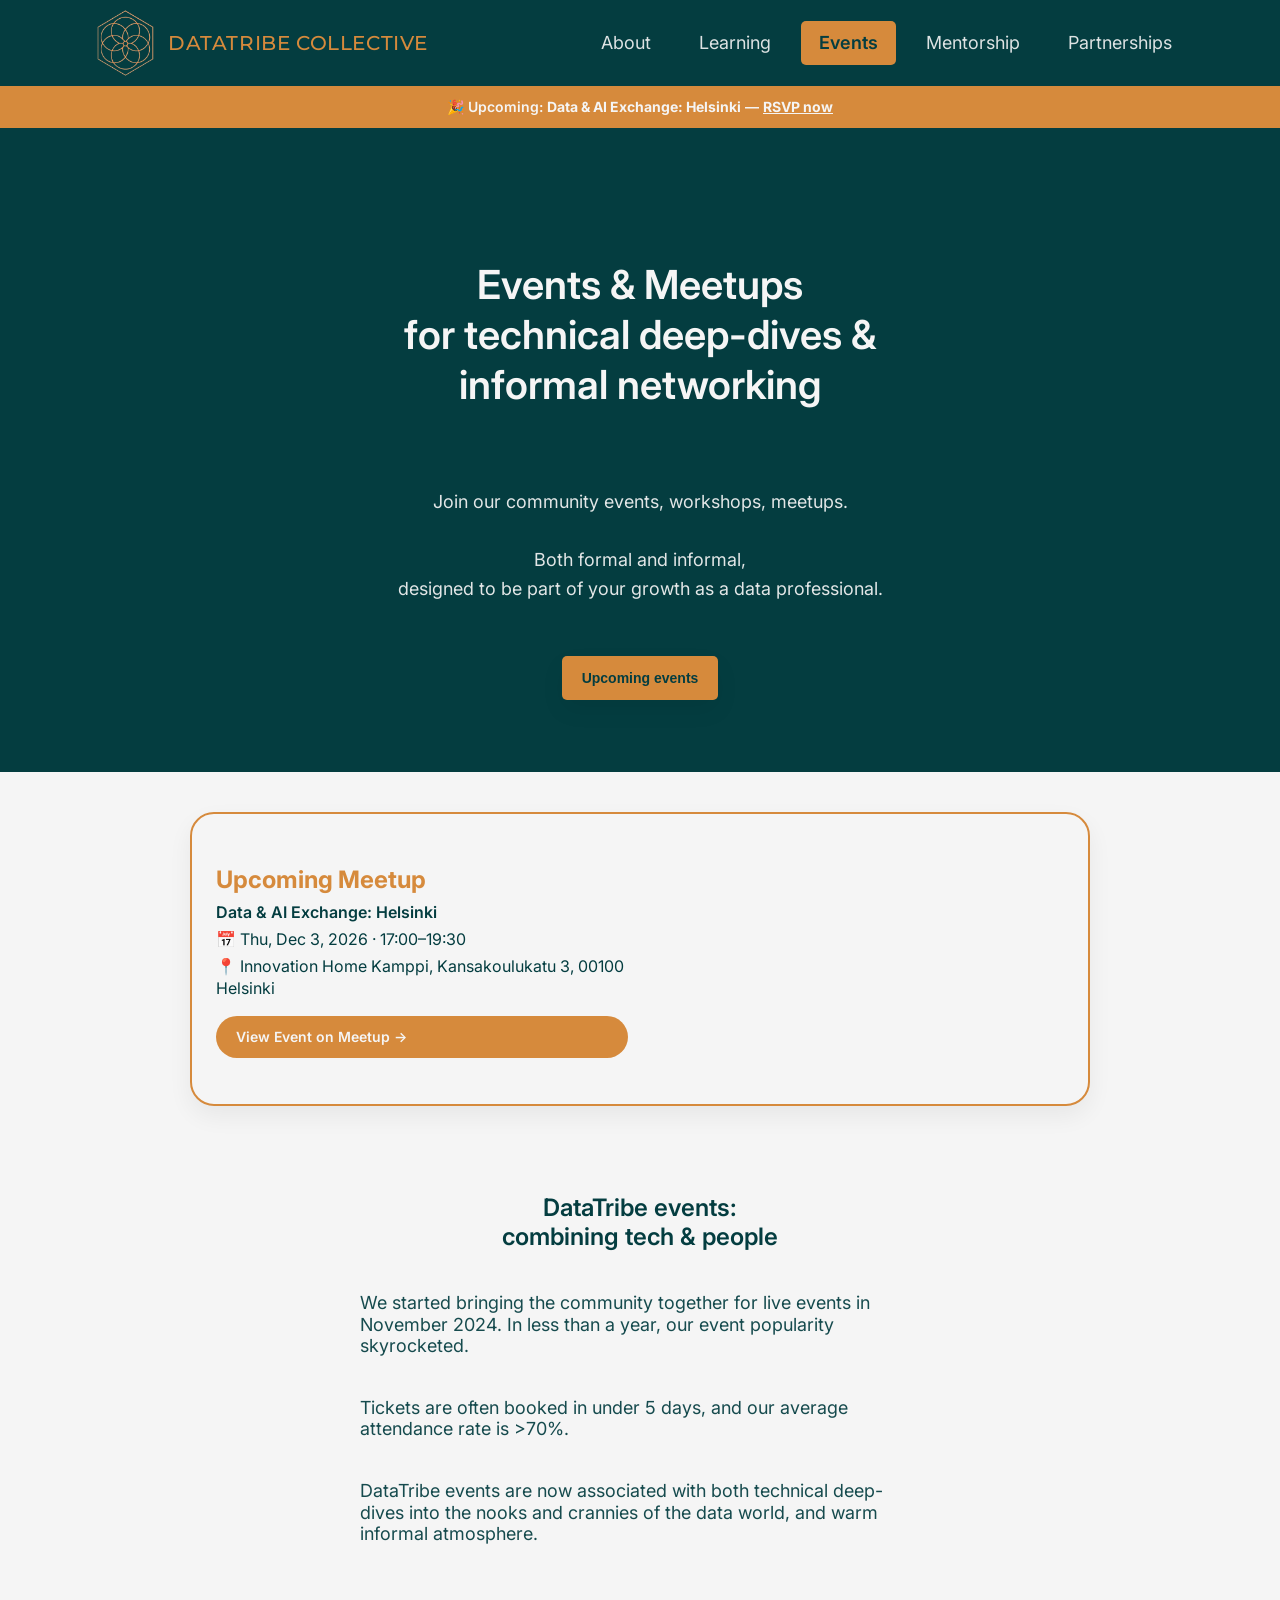
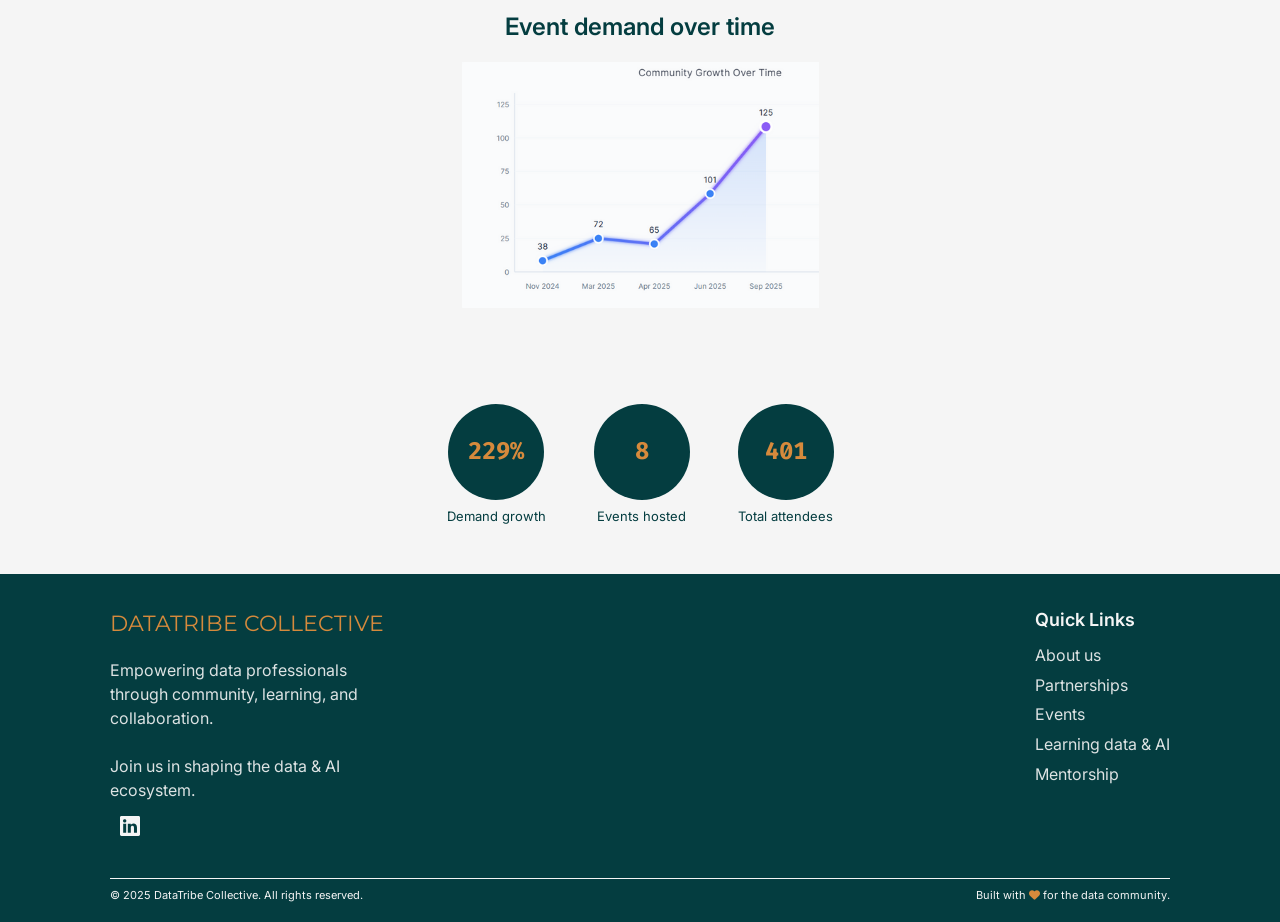
<file: events.html>
<!DOCTYPE html>
<html lang="en">
<head>
    <meta charset="UTF-8">
    <title>DataTribe Collective – Events</title>
    <meta name="viewport" content="width=device-width, initial-scale=1.0">

    <!-- Inter font -->
    <link rel="preconnect" href="https://fonts.gstatic.com" crossorigin>
    <link rel="preconnect" href="https://fonts.googleapis.com">
    <link href="https://fonts.googleapis.com/css2?family=Inter:wght@300;400;500;600;700&display=swap" rel="stylesheet">
    <link href="https://fonts.googleapis.com/css2?family=Fira+Code:wght@300..700&display=swap" rel="stylesheet">
    <link href="https://fonts.googleapis.com/css2?family=Montserrat:ital,wght@0,100..900;1,100..900&display=swap" rel="stylesheet">
    <link
    rel="stylesheet"
    href="https://cdnjs.cloudflare.com/ajax/libs/font-awesome/6.5.1/css/all.min.css"/>

    <!-- Shared styles -->
    <link rel="stylesheet" href="css/styles.css">
</head>
<body>

    <!-- HEADER / NAV
         Shared navigation, "Events" active on this page.
    -->
    <header>
        <div class="container nav">
                <!-- Logo links back to main page -->
            <a href="index.html#about" class="logo">
            <img src="images/DTC-logo.png" alt="DataTribe Collective logo"><p class="nav-title">DATATRIBE COLLECTIVE</p>  
            </a>
    
            <nav class="nav-links">
                <a href="index.html#about" class="nav-link">About</a>
                <a href="learning.html" class="nav-link">Learning</a>
                <a href="events.html" class="nav-link active">Events</a>
                <a href="mentorship.html" class="nav-link">Mentorship</a>
                <a href="partnerships.html" class="nav-link">Partnerships</a>
            </nav>
        </div>
    </header>
    <!--upcoming events section
    -->
    <div class="event-ribbon" id="event-ribbon">
  <span class="ribbon-text">
    🎉 Upcoming: <strong id="ribbon-event-title"></strong> —
    <a href="#" id="ribbon-event-link" target="_blank" rel="noopener noreferrer">RSVP now</a>
  </span>
</div>

    <!-- HERO
         Events & meetups hero with CTA.
    -->
    <section class="hero events-hero">
        <div class="container">
            <div class="hero-inner">
                <div class="hero-title">
                    Events & Meetups <br>
                    for technical deep-dives & informal networking
                </div>

                <p class="hero-text">
                    Join our community events, workshops, meetups.
                    <br><br>
                    Both formal and informal,
                    <br>
                    designed to be part of your growth as a data professional.
                    <br><br>
                </p>

                <a href="https://www.meetup.com/datatribe-meetup-group/">
                <button class="hero-button">Upcoming events</button>
                </a>
            </div>
        </div>
    </section>
    <section id="upcoming-meetup" class="meetup-section">
  <div class="meetup-card">
    <div class="meetup-info">
      <h1 class="meetup-heading">Upcoming Meetup</h1>
      <p class="meetup-title" id="meetup-title"></p>
      <p class="meetup-time" id="meetup-time"></p>
      <p class="meetup-address" id="meetup-address"></p>
      <a href="#" id="meetup-link" target="_blank" rel="noopener noreferrer" class="meetup-btn">
        View Event on Meetup →
      </a>
    </div>
    <div class="meetup-map">
      <iframe
        id="meetup-map-frame"
        width="100%"
        height="100%"
        style="border:0;"
        loading="lazy"
        allowfullscreen>
      </iframe>
    </div>
  </div>
</section>

    <!-- INTRO TEXT
         Story & positioning of DataTribe events.
    -->
    <section class="events-intro">
        <div class="container why-join-header">
            <h1>DataTribe events:
                <br>
                combining tech &amp; people</h1>

            <div class="hero-text">
                <p>
                    We started bringing the community together for live events in November 2024.
                    In less than a year, our event popularity skyrocketed.
                </p>
                <p>
                    Tickets are often booked in under 5 days, and our average attendance rate is >70%.
                </p>
                <p>
                    DataTribe events are now associated with both technical deep-dives into the nooks and crannies of the data world, and warm informal atmosphere.
                </p>
            </div>
        </div>
    </section>

    <!-- EVENT DEMAND
         Attendance-over-time chart. Regenerate images/growth.png when the
         numbers below it change so the two do not drift apart.
    -->
    <section class="events-chart-section">
        <div class="container why-join-header">
            <h1>Event demand over time</h1>

            <div class="events-chart-placeholder">
                <img src="images/growth.png"
                     alt="Chart: DataTribe event attendance rising from 38 in November 2024 to 125 in September 2025">
            </div>
        </div>
    </section>

    <!-- STATS
         Three circular stats: demand growth, events hosted, attendees.
    -->
    <section class="events-stats">
        <div class="container">
            <div class="events-stats-grid">
                <div class="events-stat">
                    <div class="events-stat-value">229%</div>
                    <div class="events-stat-label">Demand growth</div>
                </div>
                <div class="events-stat">
                    <div class="events-stat-value">8</div>
                    <div class="events-stat-label">Events hosted</div>
                </div>
                <div class="events-stat">
                    <div class="events-stat-value">401</div>
                    <div class="events-stat-label">Total attendees</div>
                </div>
            </div>
        </div>
    </section>

    <!-- CTA BLOCKS
         Options: Attend, Present, Host + Invite DataTribe call-to-action.
    
    <section class="events-cta" id="events-cta">
        <div class="container">
            <h2 class="events-cta-title">DataTribe events: combining tech &amp; people</h2>

            <div class="events-cta-buttons-top">
                <button class="events-cta-btn">Attend</button>
                <button class="events-cta-btn">Present</button>
                <button class="events-cta-btn">Host</button>
            </div>

            <h3 class="events-invite-title">Invite DataTribe to your event</h3>

            <div class="events-cta-buttons-bottom">
                <button class="events-cta-btn">Invite</button>
            </div>
        </div>
    </section>-->



    <!-- FOOTER -->

    <footer class="footer">
            <div class="container">
                <div class="footer-inner">
                    <div>
                        <div class="nav-title">
                            <h2>DATATRIBE COLLECTIVE</h2></div>
                        <div class="footer-brand-text">
                                Empowering data professionals
                                through community, learning, and collaboration. 
                                <br><br>    
                                Join us in shaping the data & AI ecosystem.
                        </div>
                        <div class="footer-social">
                            <p>
                                <a href="https://www.linkedin.com/company/datatribe-collective/" target="_blank" rel="noopener">
                                <svg xmlns="http://www.w3.org/2000/svg" width="20" height="20" fill="currentColor" class="bi bi-linkedin" viewBox="0 0 16 16">
                                <path d="M0 1.146C0 .513.526 0 1.175 0h13.65C15.474 0 16 .513 16 1.146v13.708c0 .633-.526 1.146-1.175 1.146H1.175C.526 16 0 15.487 0 14.854zm4.943 12.248V6.169H2.542v7.225zm-1.2-8.212c.837 0 1.358-.554 1.358-1.248-.015-.709-.52-1.248-1.342-1.248S2.4 3.226 2.4 3.934c0 .694.521 1.248 1.327 1.248zm4.908 8.212V9.359c0-.216.016-.432.08-.586.173-.431.568-.878 1.232-.878.869 0 1.216.662 1.216 1.634v3.865h2.401V9.25c0-2.22-1.184-3.252-2.764-3.252-1.274 0-1.845.7-2.165 1.193v.025h-.016l.016-.025V6.169h-2.4c.03.678 0 7.225 0 7.225z"/>
                                </svg>
                                </a>
                            </p>
                        </div>
                    </div>
    
                    <div>
                        <div class="footer-links-title">Quick Links</div>
                        <ul class="footer-links-list">
                            <li><a href="index.html#about">About us</a></li>
                            <li><a href="partnerships.html">Partnerships</a></li>
                            <li><a href="events.html">Events</a></li>
                            <li><a href="learning.html">Learning data &amp; AI</a></li>
                            <li><a href="mentorship.html">Mentorship</a></li>
                        </ul>
                    </div>
                </div>
    
                <div class="footer-bottom">
                    <div>© 2025 DataTribe Collective. All rights reserved.</div>
                    <div>Built with <i class="fa-solid fa-heart heart"></i> for the data community.</div>
                </div>
            </div>
        </footer>

    <!-- Shared script -->
    <script src="script.js"></script>
</body>
</html>
</file>
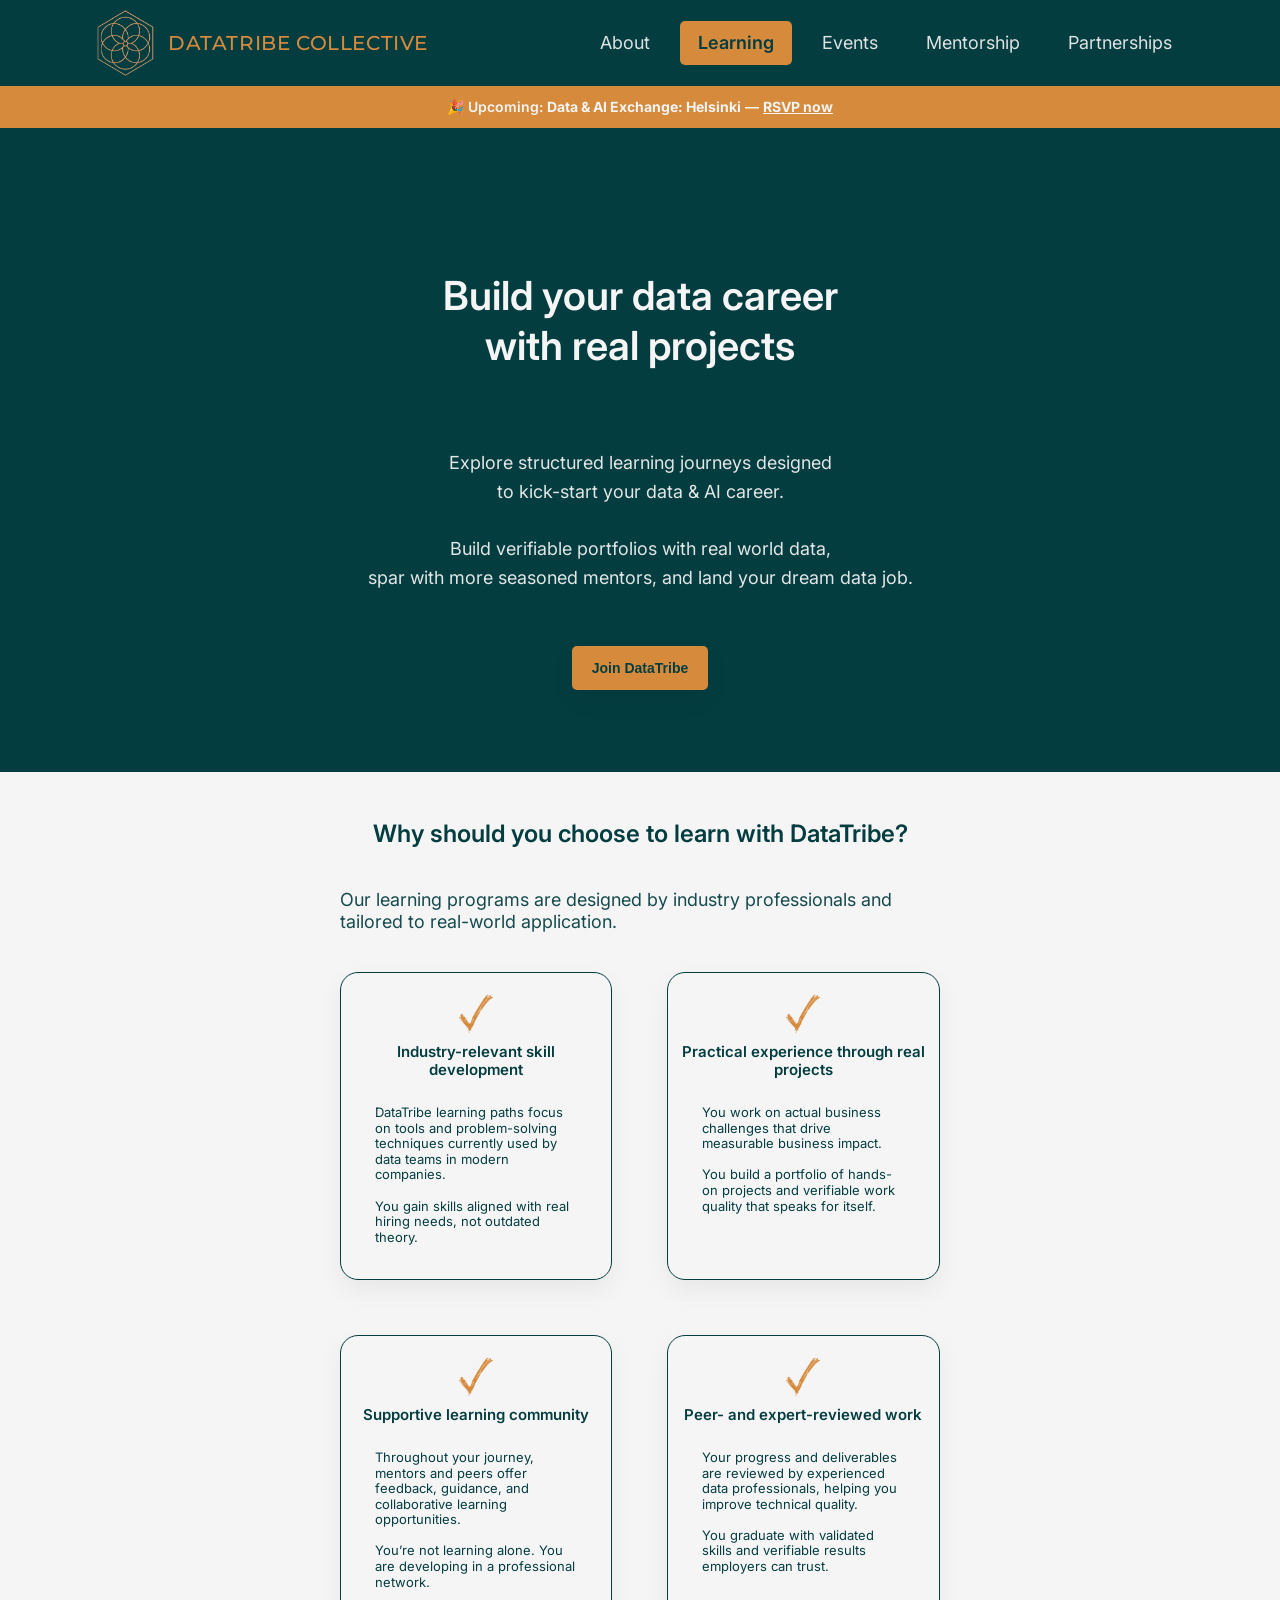
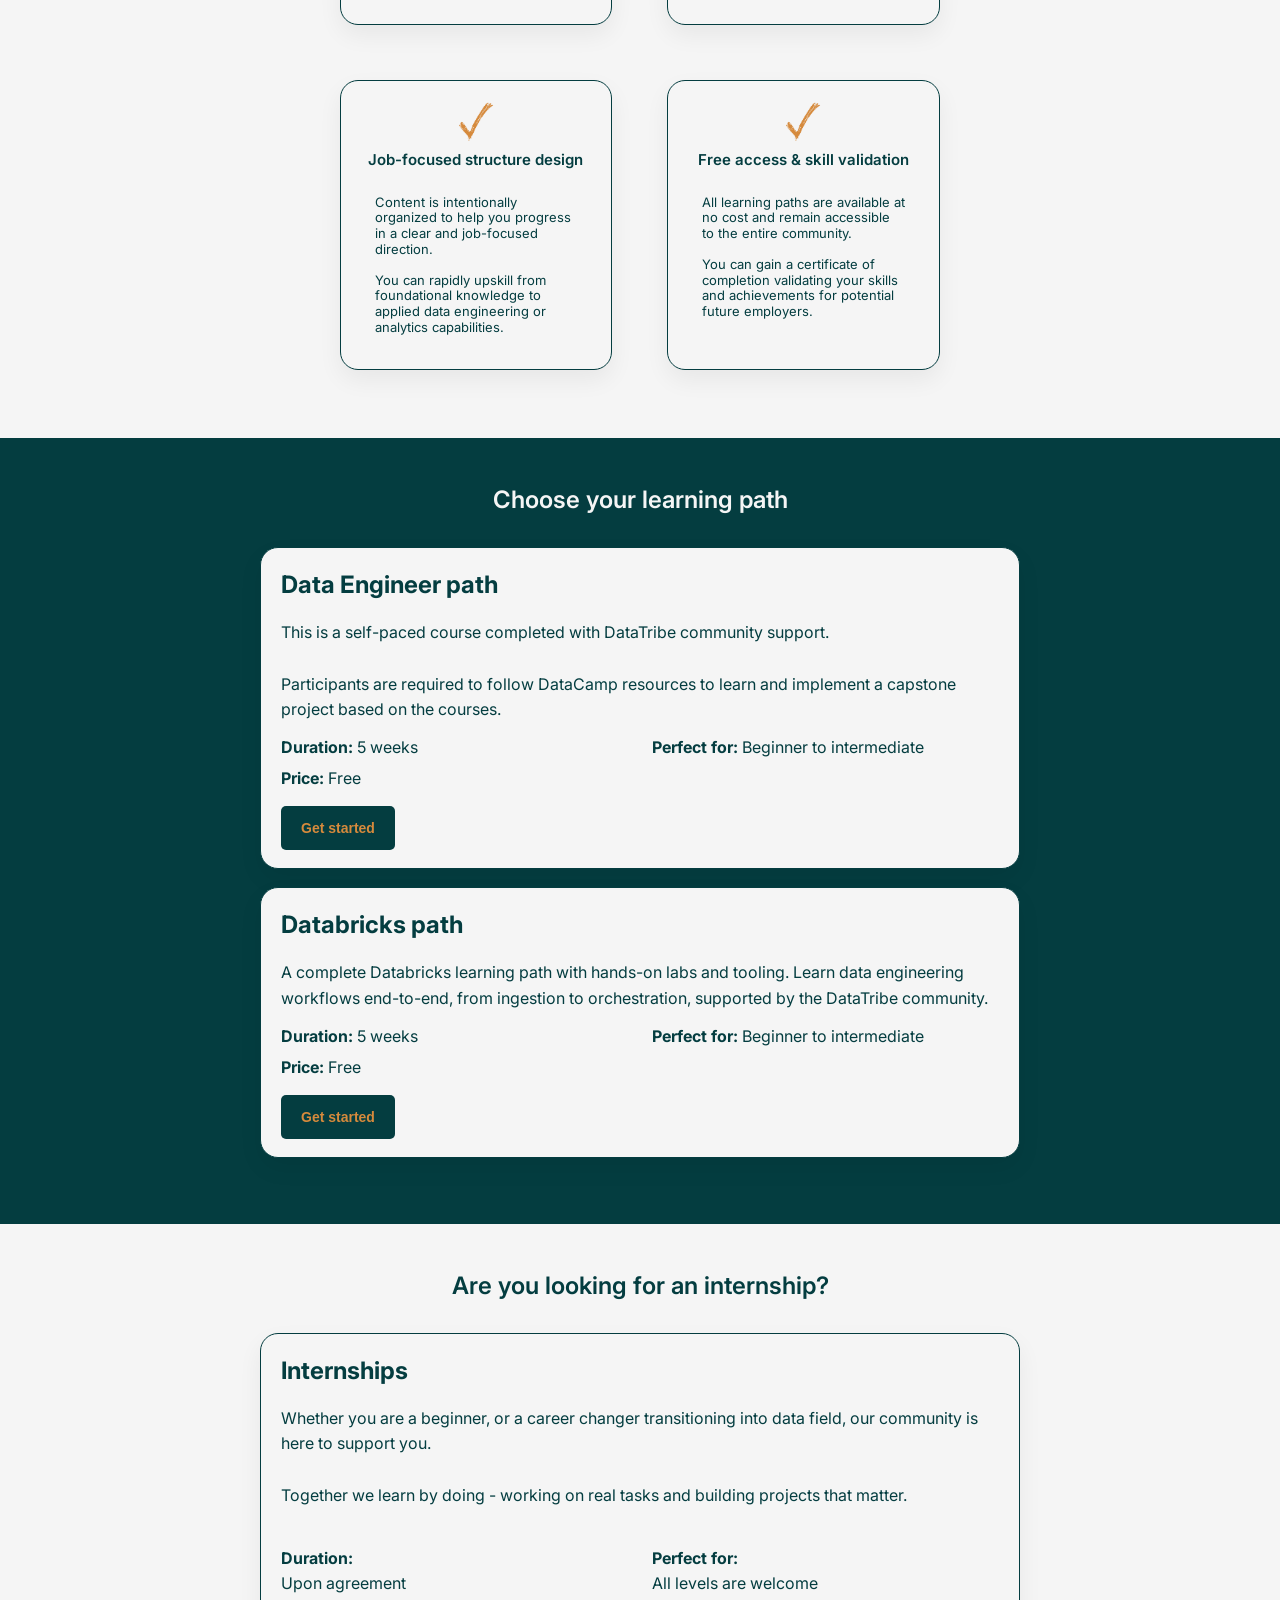
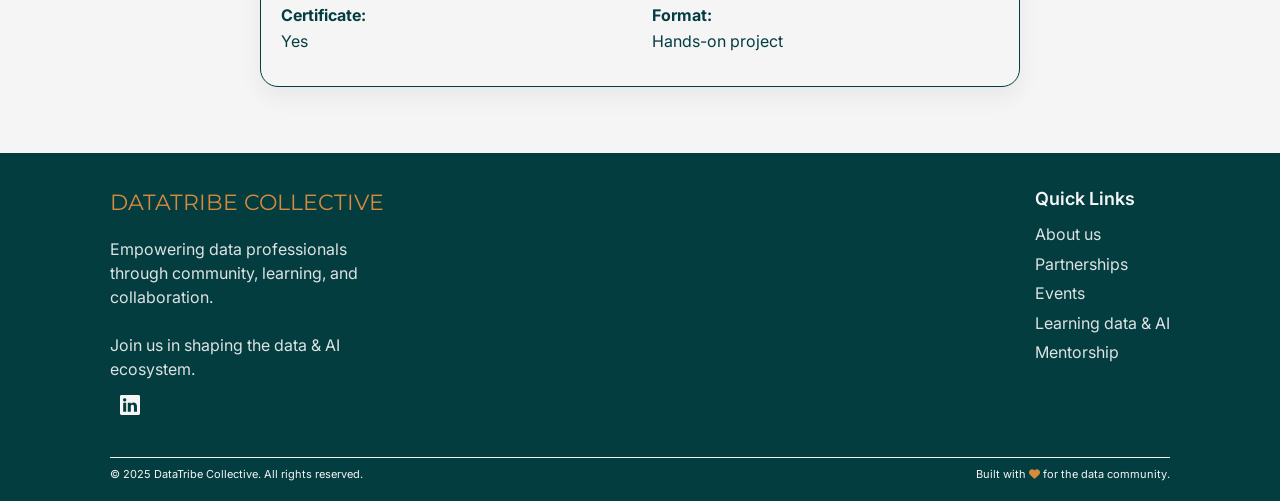
<file: learning.html>
<!DOCTYPE html>
<html lang="en">
<head>
    <meta charset="UTF-8">
    <title>DataTribe Collective – Learning</title>
    <meta name="viewport" content="width=device-width, initial-scale=1.0">

    <!-- Inter font -->
    <link rel="preconnect" href="https://fonts.gstatic.com" crossorigin>
    <link rel="preconnect" href="https://fonts.googleapis.com">
    <link href="https://fonts.googleapis.com/css2?family=Inter:wght@300;400;500;600;700&display=swap" rel="stylesheet">
    <link href="https://fonts.googleapis.com/css2?family=Montserrat:ital,wght@0,100..900;1,100..900&display=swap" rel="stylesheet">
    <link
    rel="stylesheet"
    href="https://cdnjs.cloudflare.com/ajax/libs/font-awesome/6.5.1/css/all.min.css"/>

    <!-- Shared styles -->
    <link rel="stylesheet" href="css/styles.css">
</head>
<body>

    <!-- HEADER / NAV
         Shared navigation, "Learning" active on this page.
    -->
    <header>
        <div class="container nav">
            <a href="index.html#about" class="logo">
                <img src="images/DTC-logo.png" alt="DataTribe Collective logo"><p class="nav-title">DATATRIBE COLLECTIVE</p> 
            </a>

            <nav class="nav-links">
                <a href="index.html#about" class="nav-link">About</a>
                <a href="learning.html" class="nav-link active">Learning</a>
                <a href="events.html" class="nav-link">Events</a>
                <a href="mentorship.html" class="nav-link">Mentorship</a>
                <a href="partnerships.html" class="nav-link">Partnerships</a>
            </nav>
        </div>
    </header>
    <!--upcoming events section
    -->
    <div class="event-ribbon" id="event-ribbon">
  <span class="ribbon-text">
    🎉 Upcoming: <strong id="ribbon-event-title"></strong> —
    <a href="#" id="ribbon-event-link" target="_blank" rel="noopener noreferrer">RSVP now</a>
  </span>
</div>
    <!-- HERO
         Build your data career hero with CTA.
    -->
    <section class="hero">
        <div class="container">
            <div class="hero-inner">
                <div  class="hero-title">
                Build your data career<br>
                with real projects
                </div>

                <p class="hero-text">
                    Explore structured learning journeys designed<br>
                    to kick-start your data &amp; AI career.<br>
                    <br>
                    Build verifiable portfolios with real world data, <br>
                    spar with more seasoned mentors, and land your dream data job.
                    <br><br>
                </p>

                <a href="https://discord.com/invite/n2kgtMEbTf">
                    <button class="hero-button">Join DataTribe</button>
                </a>
            </div>
        </div>
    </section>

    <!-- WHY LEARN WITH DATATRIBE
         Intro text + 6 benefit cards in 2 rows.
    -->
    <section class="learning-why">
        <div class="container, why-join-header">
            <h1>Why should you choose to learn with DataTribe?</h1>
            <p class="hero-text">
                Our learning programs are designed by industry professionals and
                tailored to real-world application.
            </p>

            <div class="container, learning-benefits-grid">
                
                <!-- Row 1 -->
                <div class="card-1, learning-benefit-card">
                    <div class="about-icon">
                    <img src="images/check-mark.png"></div>
                
                    <h3>Industry-relevant skill development</h3>
                    <p>
                        DataTribe learning paths focus on tools and problem-solving techniques
                        currently used by data teams in modern companies. 
                        <br><br>
                        You gain skills aligned
                        with real hiring needs, not outdated theory.
                    </p>
                </div>

                <div class="card-2, learning-benefit-card">
                    <div class="about-icon">
                    <img src="images/check-mark.png"></div>
                    
                    <h3>Practical experience through real projects</h3>
                    <p>
                        You work on actual business challenges that drive measurable business impact.
                        <br><br>
                        You build a portfolio of hands-on projects and verifiable work quality that speaks for itself.
                    </p>
                </div>

                <!-- Row 2 -->
                <div class="card-3, learning-benefit-card">
                    <div class="about-icon">
                    <img src="images/check-mark.png"></div>
                    
                    <h3>Supportive learning  community</h3>
                    <p>
                        Throughout your journey, mentors and peers offer feedback, guidance, and collaborative learning opportunities.      
                        <br><br>
                        You’re not learning alone. You are developing in a professional network.
                    </p>
                </div>
    
                <div class="card-4, learning-benefit-card">
                    <div class="about-icon">
                    <img src="images/check-mark.png"></div>
                        
                    <h3>Peer- and expert-reviewed work</h3>
                    <p>
                        Your progress and deliverables are reviewed by experienced data professionals, helping you improve technical quality.
                        <br><br>
                        You graduate with validated skills and verifiable results employers can trust.
                    </p>
                </div>

                <!-- Row 3 -->
                <div class="card-5, learning-benefit-card">
                    <div class="about-icon">
                    <img src="images/check-mark.png"></div>
                        
                    <h3>Job-focused structure design</h3>
                    <p>
                        Content is intentionally organized to help you progress in a clear and job-focused direction.   
                        <br><br>
                        You can rapidly upskill from foundational knowledge to applied data engineering or analytics capabilities.
                    </p>
                </div>
        
                <div class="card-6, learning-benefit-card">
                    <div class="about-icon">
                    <img src="images/check-mark.png"></div>
                            
                    <h3>Free access &amp; skill validation</h3>
                    <p>
                        All learning paths are available at no cost and remain accessible to the entire community. 
                        <br><br>
                        You can gain a certificate of completion validating your skills and achievements for potential future employers.
                    </p>
                </div>
            </div>
        </div>
    </section>

    <!-- CHOOSE YOUR LEARNING PATH
         Two main cards: Data Engineer path & Databricks path.
    -->
    <section class="learning-paths">
        <div class="container, why-join-header-light">
            <h1>Choose your learning path</h1>

            <!-- Data Engineer path -->
            <div class="learning-path-card">
                    <h2>Data Engineer path</h2>
                    <p class="learning-path-text">
                        This is a self-paced course completed with DataTribe community support.
                        <br><br>Participants are required to follow DataCamp resources to learn and implement a capstone project based on the courses.
                    </p>
    
                    <div class="learning-path-meta">
                        <div>
                            <strong>Duration:</strong> 5 weeks
                        </div>
                        <div>
                            <strong>Perfect for:</strong> Beginner to intermediate
                        </div>
                        <!-- <div>
                            <strong>Certificate:</strong> Yes
                        </div> -->
                        <div>
                            <strong>Price:</strong> Free
                        </div>
                    </div>
    
                    <a href="https://datatribe-collective-labs.github.io/junior-data-engineer-cohort/">
                        <button class="hero-button, hero-button-dark">Get started</button>
                    </a>
                </div>            

            
            <!-- Databricks path -->
            <div class="learning-path-card">
                <h2>Databricks path</h2>
                <p class="learning-path-text">
                    A complete Databricks learning path with hands-on labs and tooling.
                    Learn data engineering workflows end-to-end, from ingestion to orchestration,
                    supported by the DataTribe community.
                </p>

                <div class="learning-path-meta">
                    <div>
                        <strong>Duration:</strong> 5 weeks
                    </div>
                    <div>
                        <strong>Perfect for:</strong> Beginner to intermediate
                    </div>
                    <!-- <div>
                        <strong>Certificate:</strong> Yes
                    </div> -->
                    <div>
                        <strong>Price:</strong> Free
                    </div>
                </div>

                <a href="https://datatribe-collective-labs.github.io/databricks-infra/index.html">
                    <button class="hero-button, hero-button-dark">Get started</button>
                </a>
            </div>
        </div>
    </section>

    <!-- INTERNSHIPS
         Single card for internship opportunity.
    -->

    <section>
            <div class="container, why-join">
                <div class="why-join-header">
                <h1>Are you looking for an internship?</h1>
                </div>
    
                <div class="learning-path-card">
                        <h2>Internships</h2>
                        <p class="learning-path-text">
                            Whether you are a beginner, or a career changer transitioning into data field, our community is here to support you.
                            <br><br>                 Together we learn by doing - working on real tasks and building projects that matter.
                            <br><br>
                        </p>
        
                        <div class="learning-path-meta">
                            <div>
                                <strong>Duration:</strong><br>Upon agreement
                            </div>
                            <div>
                                <strong>Perfect for:</strong><br> All levels are welcome
                            </div>
                            <div>
                                <strong>Certificate:</strong><br>Yes
                            </div>
                            <div>
                                <strong>Format:</strong><br>Hands-on project
                            </div>
                        </div>
                         <!--
                        <a href="https://datatribe-collective-labs.github.io/databricks-infra/index.html">
                            <button class="hero-button, hero-button-dark">Apply</button>
                        </a>-->
                </div>
            </div>
    </section>    


    <!-- FOOTER -->
    <footer class="footer">
            <div class="container">
                <div class="footer-inner">
                    <div>
                        <div class="nav-title">
                            <h2>DATATRIBE COLLECTIVE</h2></div>
                        <div class="footer-brand-text">
                            Empowering data professionals
                            through community, learning, and collaboration. 
                            <br><br>    
                            Join us in shaping the data & AI ecosystem.
                        </div>
                        <div class="footer-social">
                            <p>
                                <a href="https://www.linkedin.com/company/datatribe-collective/" target="_blank" rel="noopener">
                                <svg xmlns="http://www.w3.org/2000/svg" width="20" height="20" fill="currentColor" class="bi bi-linkedin" viewBox="0 0 16 16">
                                <path d="M0 1.146C0 .513.526 0 1.175 0h13.65C15.474 0 16 .513 16 1.146v13.708c0 .633-.526 1.146-1.175 1.146H1.175C.526 16 0 15.487 0 14.854zm4.943 12.248V6.169H2.542v7.225zm-1.2-8.212c.837 0 1.358-.554 1.358-1.248-.015-.709-.52-1.248-1.342-1.248S2.4 3.226 2.4 3.934c0 .694.521 1.248 1.327 1.248zm4.908 8.212V9.359c0-.216.016-.432.08-.586.173-.431.568-.878 1.232-.878.869 0 1.216.662 1.216 1.634v3.865h2.401V9.25c0-2.22-1.184-3.252-2.764-3.252-1.274 0-1.845.7-2.165 1.193v.025h-.016l.016-.025V6.169h-2.4c.03.678 0 7.225 0 7.225z"/>
                                </svg>
                                </a>
                            </p>
                        </div>
                    </div>
    
                    <div>
                        <div class="footer-links-title">Quick Links</div>
                        <ul class="footer-links-list">
                            <li><a href="index.html#about">About us</a></li>
                            <li><a href="partnerships.html">Partnerships</a></li>
                            <li><a href="events.html">Events</a></li>
                            <li><a href="learning.html">Learning data &amp; AI</a></li>
                            <li><a href="mentorship.html">Mentorship</a></li>
                        </ul>
                    </div>
                </div>
    
                <div class="footer-bottom">
                    <div>© 2025 DataTribe Collective. All rights reserved.</div>
                    <div>Built with <i class="fa-solid fa-heart heart"></i> for the data community.</div>
                </div>
            </div>
        </footer>

    <script src="script.js"></script>
</body>
</html>
</file>
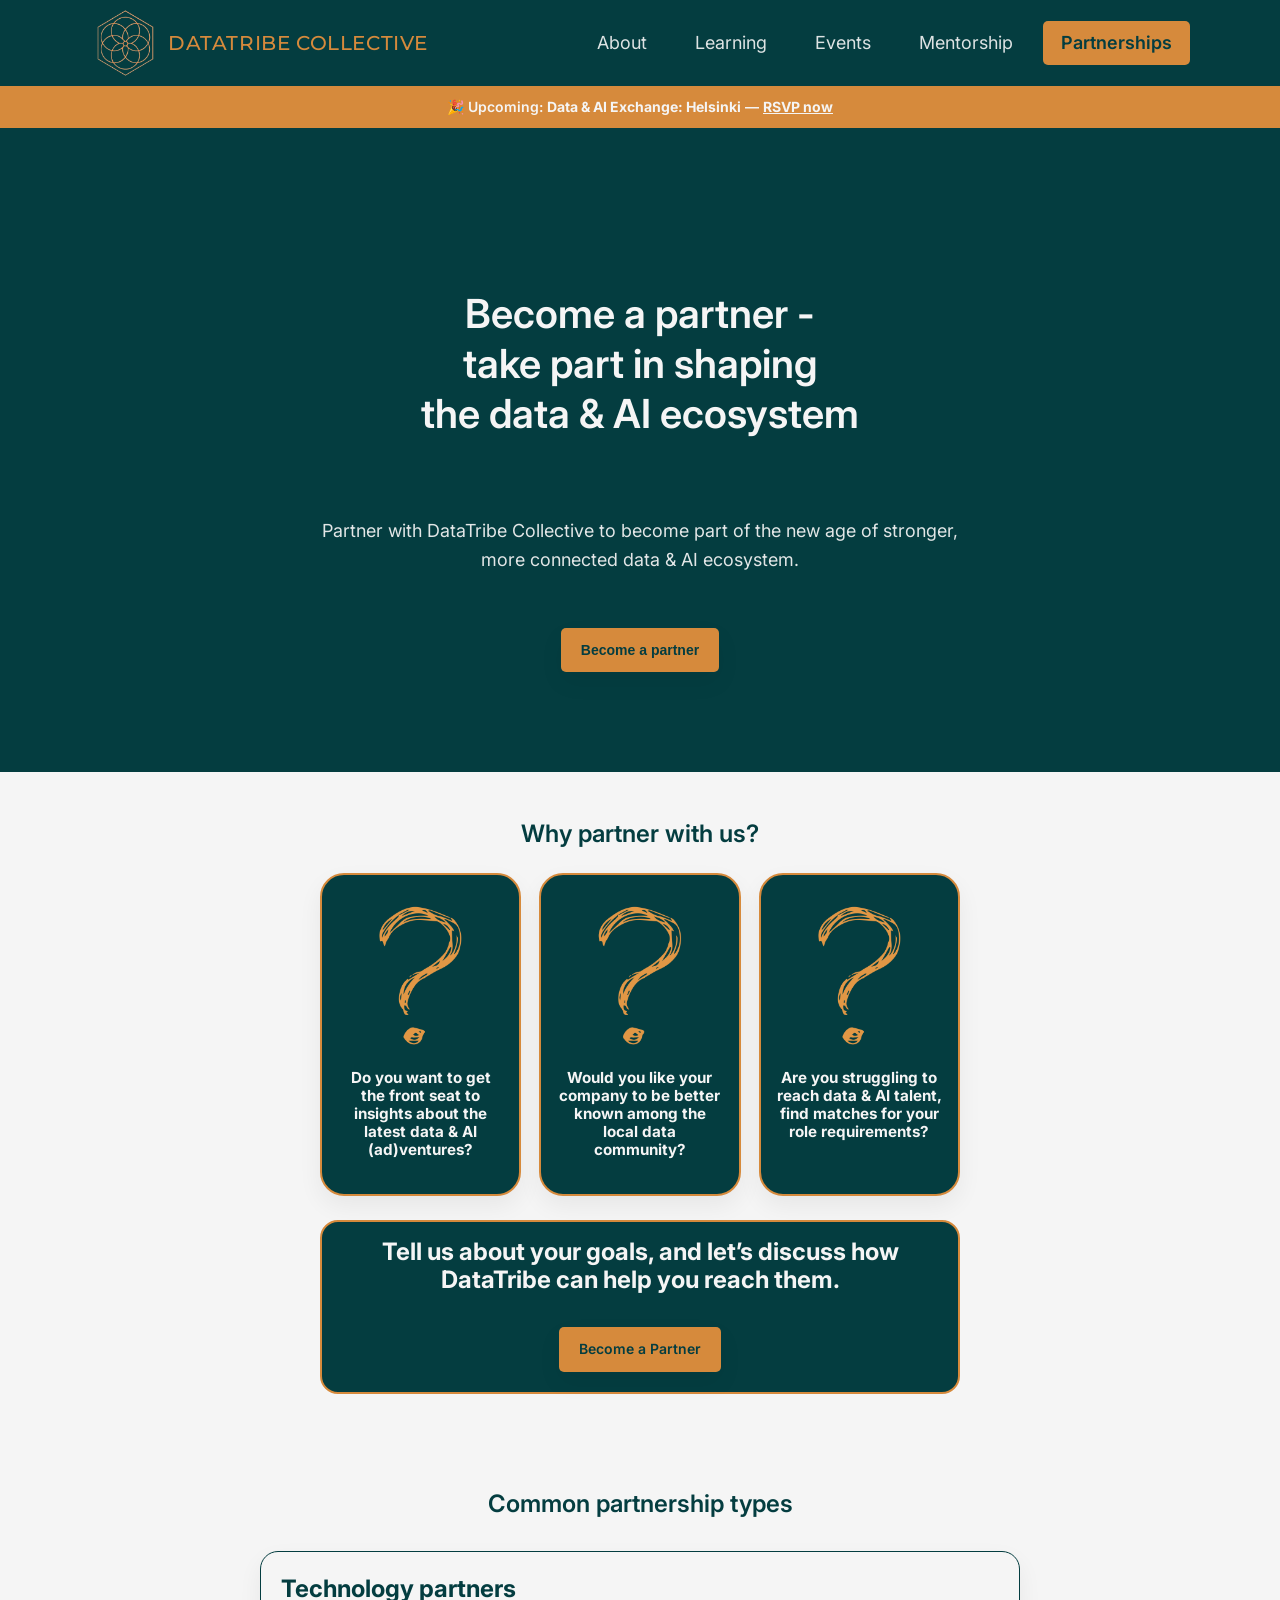
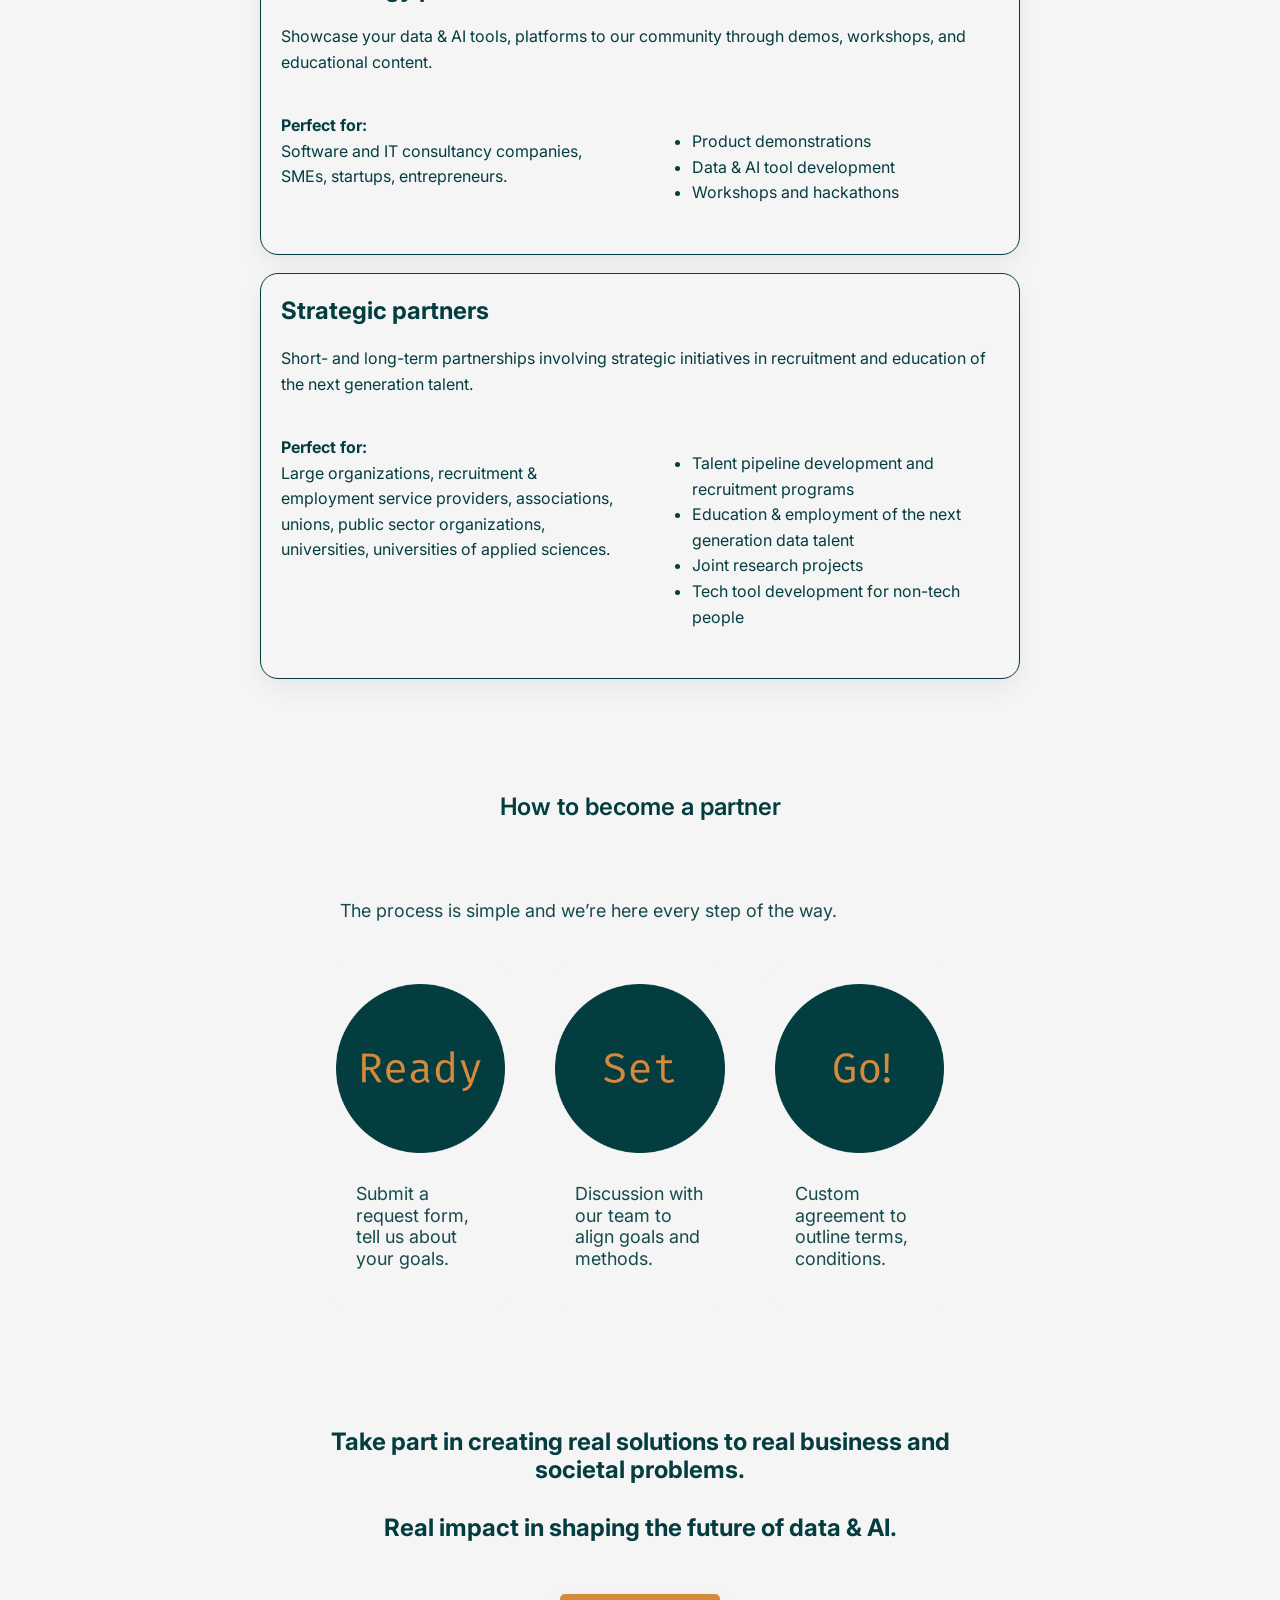
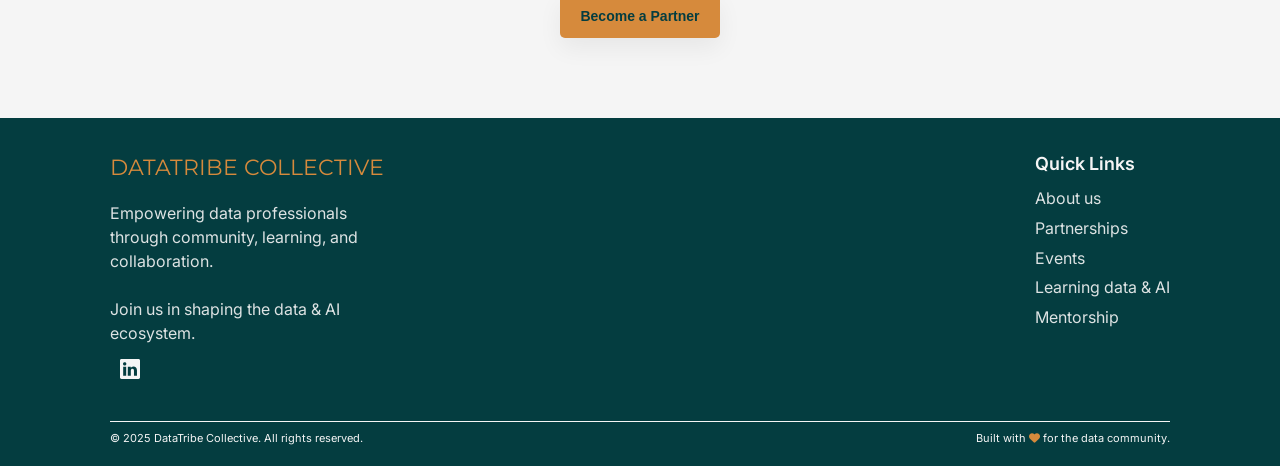
<file: partnerships.html>
<!DOCTYPE html>
<html lang="en">
<head>
    <meta charset="UTF-8">
    <title>DataTribe Collective – Partnerships</title>
    <meta name="viewport" content="width=device-width, initial-scale=1.0">

    <!-- Inter font -->
    <link rel="preconnect" href="https://fonts.gstatic.com" crossorigin>
    <link rel="preconnect" href="https://fonts.googleapis.com">
    <link href="https://fonts.googleapis.com/css2?family=Inter:wght@300;400;500;600;700&display=swap" rel="stylesheet">
    <link href="https://fonts.googleapis.com/css2?family=Montserrat:ital,wght@0,100..900;1,100..900&display=swap" rel="stylesheet">
    <link
    rel="stylesheet"
    href="https://cdnjs.cloudflare.com/ajax/libs/font-awesome/6.5.1/css/all.min.css"/>

    <!-- Shared styles -->
    <link rel="stylesheet" href="css/styles.css">
</head>
<body>

    <!-- HEADER / NAV
         Shared site navigation. "Partnerships" marked active on this page.
    -->
    <header>
        <div class="container nav">
            <!-- Logo links back to main page -->
            <a href="index.html#about" class="logo">
                <img src="images/DTC-logo.png" alt="DataTribe Collective logo"><p class="nav-title">DATATRIBE COLLECTIVE</p>  
            </a>

            <nav class="nav-links">
                <a href="index.html#about" class="nav-link">About</a>
                <a href="learning.html" class="nav-link">Learning</a>
                <a href="events.html" class="nav-link">Events</a>
                <a href="mentorship.html" class="nav-link">Mentorship</a>
                <a href="partnerships.html" class="nav-link active">Partnerships</a>
            </nav>
        </div>
    </header>
    <!--upcoming events section
    -->
    <div class="event-ribbon" id="event-ribbon">
  <span class="ribbon-text">
    🎉 Upcoming: <strong id="ribbon-event-title"></strong> —
    <a href="#" id="ribbon-event-link" target="_blank" rel="noopener noreferrer">RSVP now</a>
  </span>
    </div>
    <!-- HERO
         Partnerships hero with main message + CTA.
    -->
    <section class="hero partnerships-hero">
        <div class="container">
            <div class="hero-inner">
                <div class="hero-title">
                    Become a partner - <br> take part in shaping<br>
                    the data &amp; AI ecosystem
                </div>

                <p class="hero-text">
                    Partner with DataTribe Collective to become part of 
                    the new age of stronger, more connected data & AI ecosystem.
                    <br><br>
                </p>

                <a href="https://docs.google.com/forms/d/1Im5jrUTFzbAwki9cyxR8B2C3uyim8zmMPmeb7yLwq3Q/viewform?edit_requested=true">
                <button class="hero-button">Become a partner</button>
                </a>
            </div>
        </div>
    </section>

    <!-- WHY PARTNER WITH US
         Three benefit cards + call-to-action banner.
    -->
    <section class="partners-why">
        <div class="container, why-join-header">
            <h1>Why partner with us?</h1>

            <div class="partners-why-grid">
                <div class="partners-why-card">
                    <div class="about-icon, partners-why-icon">
                        <img src="images/question-mark.png"></div>
                    <h3>Do you want to get
                        the front seat to insights about the latest
                        data & AI (ad)ventures?
                    </h3>
                </div>

                <div class="partners-why-card">
                    <div class="about-icon, partners-why-icon">
                        <img src="images/question-mark.png"></div>
                    <h3>Would you like
                        your company to be
                        better known among the
                        local data community?
                    </h3>
                </div>

                <div class="partners-why-card">
                    <div class="about-icon, partners-why-icon">
                        <img src="images/question-mark.png"></div>
                    <h3>Are you struggling to reach data &amp; AI talent, find matches for your role requirements?                    </h3>
                </div>
            </div>

            <div class="partners-banner">
                <div class="core-main-role-light">
                    <h2>Tell us about your goals,
                    and let’s discuss how DataTribe can help you reach them.<br></h2>
                </div>
                <a href="https://docs.google.com/forms/d/1Im5jrUTFzbAwki9cyxR8B2C3uyim8zmMPmeb7yLwq3Q/viewform?edit_requested=true" class="hero-button">Become a Partner</a>
            </div>
        </div>
    </section>

    <!-- COMMON PARTNERSHIP TYPES
         Three stacked cards: technology, strategic, event partners.
    -->
    <section>
            <div class="container, why-join">
                <div class="why-join-header">
                <h1>Common partnership types</h1>
                </div>
                
                <!-- Technology partners -->
                <div class="learning-path-card">
                        <h2>Technology partners</h2>
                        <p class="learning-path-text">
                                Showcase your data & AI tools, platforms to our community through demos, workshops, and educational content.
                            <br><br>
                        </p>
        
                        <div class="learning-path-meta">
                            <div>
                                <strong>Perfect for:</strong><br>Software and IT consultancy companies, SMEs, startups, entrepreneurs.
                            </div>
                            <div>
                                <ul>
                                    <li>Product demonstrations</li>
                                    <li>Data & AI tool development</li>
                                    <li>Workshops and hackathons</li>
                                </ul>
                            </div>
                        </div>
                </div>

                <!-- Strategic partners -->
                <div class="learning-path-card">
                        <h2>Strategic partners</h2>
                        <p class="learning-path-text">
                            Short- and long-term partnerships involving strategic initiatives in recruitment and education of the next generation talent.
                            <br><br>
                        </p>
        
                        <div class="learning-path-meta">
                            <div>
                                <strong>Perfect for:</strong><br>
                                Large organizations, recruitment & employment service providers, associations, unions, public sector organizations, universities, universities of applied sciences.
                            </div>
                            <div>
                                <ul>
                                    <li>Talent pipeline development and recruitment programs
                                    </li>
                                    <li>Education & employment of the next generation data talent
                                    </li>
                                    <li>Joint research projects</li>
                                    <li>Tech tool development for non-tech people</li>
                                </ul>
                            </div>
                        </div>
                </div>
            </div>
    </section>

    <!-- HOW TO BECOME A PARTNER
         Three-step visual flow with round placeholders.
    -->
    <section class="partners-why">
            <div class="container, why-join-header">
                <h1>How to become a partner</h1>
                <br><br>
                <p class="hero-text">The process is simple and we’re here every step of the way.</p>
    
                <div class="partners-why-grid">
                    <div class="partners-why-card-light">
                        <div class="about-icon, partners-why-icon">
                            <img src="images/partner-ready.png"></div>             <p class="hero-text">Submit a request form, tell us about your goals.</p>
                    </div>
    
                    <div class="partners-why-card-light">
                        <div class="about-icon, partners-why-icon">
                            <img src="images/partner-set.png"></div>
                        <p class="hero-text"> Discussion with our team to align goals and methods.
                        </p>
                    </div>
    
                    <div class="partners-why-card-light">
                        <div class="about-icon, partners-why-icon">
                            <img src="images/partner-go.png"></div>
                        <p class="hero-text">Custom agreement to outline terms, conditions. </p>
                    </div>
                </div>
            </div>
        </section>

    <!-- FINAL CTA
         Strong closing block with button linking to contact/booking.
    -->
    <section>
        <div class="container, why-join">
            <div class="partners-final-inner, why-join-header">
                <h2>
                    Take part in creating real solutions to real business
                    and societal problems.
                    <br><br>            
                    Real impact in shaping the future of data &amp; AI.
                    <br><br>
                </h2>
                <a href="https://docs.google.com/forms/d/1Im5jrUTFzbAwki9cyxR8B2C3uyim8zmMPmeb7yLwq3Q/viewform?edit_requested=true">
                <button class="hero-button">Become a Partner</button>
                </a>
            </div>
        </div>
    </section>

    <!-- FOOTER
         Shared site footer.
    -->
    <footer class="footer">
            <div class="container">
                <div class="footer-inner">
                    <div>
                        <div class="nav-title">
                            <h2>DATATRIBE COLLECTIVE</h2></div>
                        <div class="footer-brand-text">
                                Empowering data professionals
                                through community, learning, and collaboration. 
                                <br><br>    
                                Join us in shaping the data & AI ecosystem.
                        </div>
                        <div class="footer-social">
                            <p>
                                <a href="https://www.linkedin.com/company/datatribe-collective/" target="_blank" rel="noopener">
                                <svg xmlns="http://www.w3.org/2000/svg" width="20" height="20" fill="currentColor" class="bi bi-linkedin" viewBox="0 0 16 16">
                                <path d="M0 1.146C0 .513.526 0 1.175 0h13.65C15.474 0 16 .513 16 1.146v13.708c0 .633-.526 1.146-1.175 1.146H1.175C.526 16 0 15.487 0 14.854zm4.943 12.248V6.169H2.542v7.225zm-1.2-8.212c.837 0 1.358-.554 1.358-1.248-.015-.709-.52-1.248-1.342-1.248S2.4 3.226 2.4 3.934c0 .694.521 1.248 1.327 1.248zm4.908 8.212V9.359c0-.216.016-.432.08-.586.173-.431.568-.878 1.232-.878.869 0 1.216.662 1.216 1.634v3.865h2.401V9.25c0-2.22-1.184-3.252-2.764-3.252-1.274 0-1.845.7-2.165 1.193v.025h-.016l.016-.025V6.169h-2.4c.03.678 0 7.225 0 7.225z"/>
                                </svg>
                                </a>
                            </p>
                        </div>
                    </div>
    
                    <div>
                        <div class="footer-links-title">Quick Links</div>
                        <ul class="footer-links-list">
                            <li><a href="index.html#about">About us</a></li>
                            <li><a href="partnerships.html">Partnerships</a></li>
                            <li><a href="events.html">Events</a></li>
                            <li><a href="learning.html">Learning data &amp; AI</a></li>
                            <li><a href="mentorship.html">Mentorship</a></li>
                        </ul>
                    </div>
                </div>
    
                <div class="footer-bottom">
                    <div>© 2025 DataTribe Collective. All rights reserved.</div>
                    <div>Built with <i class="fa-solid fa-heart heart"></i> for the data community.</div>
                </div>
            </div>
        </footer>

    <!-- Shared scripts (logo slider etc.; safe to include even if unused on this page) -->
    <script src="script.js"></script>
</body>
</html>
</file>
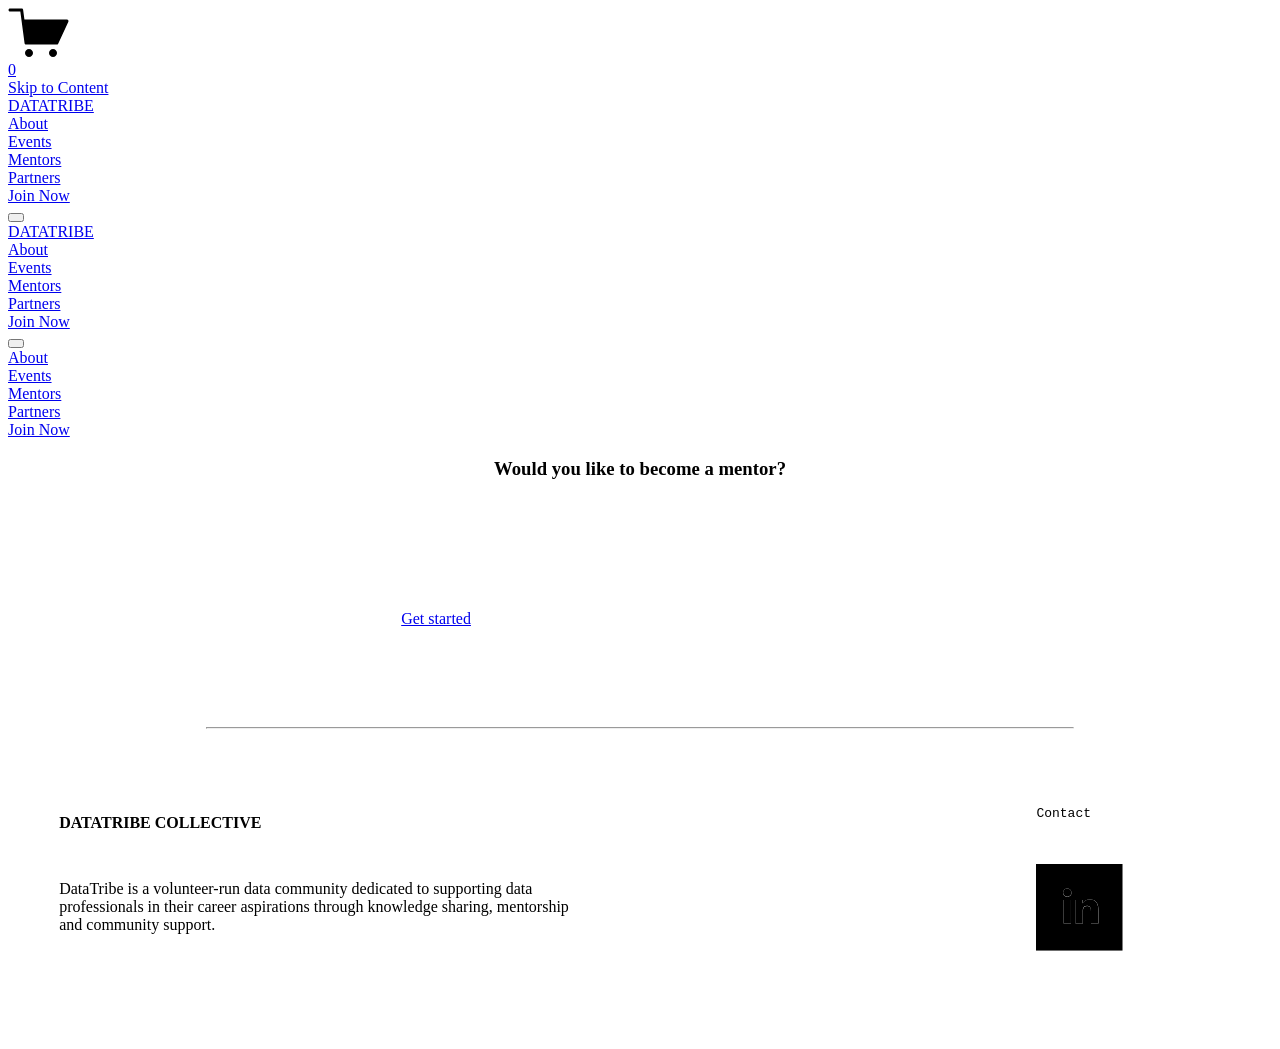
<file: docs/mentors.html>
<!doctype html>
<html xmlns:og="http://opengraphprotocol.org/schema/" xmlns:fb="http://www.facebook.com/2008/fbml" lang="en-US"  >
<head>
    <meta http-equiv="X-UA-Compatible" content="IE=edge,chrome=1">
    <meta name="viewport" content="width=device-width, initial-scale=1">
    <!-- This is Squarespace. --><!-- lemon-keyboard-eh5c -->
    <base href="">
    <meta charset="utf-8" />
    <title>Mentors &mdash; DATATRIBE</title>
    <meta http-equiv="Accept-CH" content="Sec-CH-UA-Platform-Version, Sec-CH-UA-Model" /><link rel="icon" type="image/x-icon" href="https://images.squarespace-cdn.com/content/v1/6634fe04c104201d91b669b7/1738414653537-6JK82NV128CUWT48F3PO/favicon.ico?format=100w"/>
    <link rel="canonical" href="docs/mentors.html"/>
    <meta property="og:site_name" content="DATATRIBE"/>
    <meta property="og:title" content="Mentors &mdash; DATATRIBE"/>
    <meta property="og:url" content="https://www.datatribecollective.com/mentors"/>
    <meta property="og:type" content="website"/>
    <meta property="og:image" content="http://static1.squarespace.com/static/6634fe04c104201d91b669b7/t/679e1a59b23d742bd09974c3/1738414684218/IMG_6517.jpeg?format=1500w"/>
    <meta property="og:image:width" content="1024"/>
    <meta property="og:image:height" content="1024"/>
    <meta itemprop="name" content="Mentors — DATATRIBE"/>
    <meta itemprop="url" content="https://www.datatribecollective.com/mentors"/>
    <meta itemprop="thumbnailUrl" content="http://static1.squarespace.com/static/6634fe04c104201d91b669b7/t/679e1a59b23d742bd09974c3/1738414684218/IMG_6517.jpeg?format=1500w"/>
    <link rel="image_src" href="http://static1.squarespace.com/static/6634fe04c104201d91b669b7/t/679e1a59b23d742bd09974c3/1738414684218/IMG_6517.jpeg?format=1500w" />
    <meta itemprop="image" content="http://static1.squarespace.com/static/6634fe04c104201d91b669b7/t/679e1a59b23d742bd09974c3/1738414684218/IMG_6517.jpeg?format=1500w"/>
    <meta name="twitter:title" content="Mentors — DATATRIBE"/>
    <meta name="twitter:image" content="http://static1.squarespace.com/static/6634fe04c104201d91b669b7/t/679e1a59b23d742bd09974c3/1738414684218/IMG_6517.jpeg?format=1500w"/>
    <meta name="twitter:url" content="https://www.datatribecollective.com/mentors"/>
    <meta name="twitter:card" content="summary"/>
    <meta name="description" content="" />
    <link rel="preconnect" href="https://images.squarespace-cdn.com">
    <link rel="preconnect" href="https://fonts.gstatic.com" crossorigin>
    <link rel="stylesheet" href="https://fonts.googleapis.com/css2?family=Manrope:ital,wght@0,500;0,700&family=Poppins:ital,wght@0,400;0,700;1,400;1,700"><script type="text/javascript" crossorigin="anonymous" defer="true" nomodule="nomodule" src="https://assets.squarespace.com/@sqs/polyfiller/1.6/legacy.js"></script>
    <script type="text/javascript" crossorigin="anonymous" defer="true" src="https://assets.squarespace.com/@sqs/polyfiller/1.6/modern.js"></script>
    <script type="text/javascript">SQUARESPACE_ROLLUPS = {};</script>
    <script>(function(rollups, name) { if (!rollups[name]) { rollups[name] = {}; } rollups[name].js = ["//assets.squarespace.com/universal/scripts-compressed/extract-css-runtime-8b975a4c1f35df4a-min.en-US.js"]; })(SQUARESPACE_ROLLUPS, 'squarespace-extract_css_runtime');</script>
    <script crossorigin="anonymous" src="https://assets.squarespace.com/universal/scripts-compressed/extract-css-runtime-8b975a4c1f35df4a-min.en-US.js" defer ></script><script>(function(rollups, name) { if (!rollups[name]) { rollups[name] = {}; } rollups[name].js = ["//assets.squarespace.com/universal/scripts-compressed/extract-css-moment-js-vendor-088ec0120fdbcfed-min.en-US.js"]; })(SQUARESPACE_ROLLUPS, 'squarespace-extract_css_moment_js_vendor');</script>
    <script crossorigin="anonymous" src="https://assets.squarespace.com/universal/scripts-compressed/extract-css-moment-js-vendor-088ec0120fdbcfed-min.en-US.js" defer ></script><script>(function(rollups, name) { if (!rollups[name]) { rollups[name] = {}; } rollups[name].js = ["//assets.squarespace.com/universal/scripts-compressed/cldr-resource-pack-f88491ffe3410ea1-min.en-US.js"]; })(SQUARESPACE_ROLLUPS, 'squarespace-cldr_resource_pack');</script>
    <script crossorigin="anonymous" src="https://assets.squarespace.com/universal/scripts-compressed/cldr-resource-pack-f88491ffe3410ea1-min.en-US.js" defer ></script><script>(function(rollups, name) { if (!rollups[name]) { rollups[name] = {}; } rollups[name].js = ["//assets.squarespace.com/universal/scripts-compressed/common-vendors-stable-54bab8bb8a15366b-min.en-US.js"]; })(SQUARESPACE_ROLLUPS, 'squarespace-common_vendors_stable');</script>
    <script crossorigin="anonymous" src="https://assets.squarespace.com/universal/scripts-compressed/common-vendors-stable-54bab8bb8a15366b-min.en-US.js" defer ></script><script>(function(rollups, name) { if (!rollups[name]) { rollups[name] = {}; } rollups[name].js = ["//assets.squarespace.com/universal/scripts-compressed/common-vendors-4b2deb998c9fde94-min.en-US.js"]; })(SQUARESPACE_ROLLUPS, 'squarespace-common_vendors');</script>
    <script crossorigin="anonymous" src="https://assets.squarespace.com/universal/scripts-compressed/common-vendors-4b2deb998c9fde94-min.en-US.js" defer ></script><script>(function(rollups, name) { if (!rollups[name]) { rollups[name] = {}; } rollups[name].js = ["//assets.squarespace.com/universal/scripts-compressed/common-464d0d0ba9d5eb5e-min.en-US.js"]; })(SQUARESPACE_ROLLUPS, 'squarespace-common');</script>
    <script crossorigin="anonymous" src="https://assets.squarespace.com/universal/scripts-compressed/common-464d0d0ba9d5eb5e-min.en-US.js" defer ></script><script>(function(rollups, name) { if (!rollups[name]) { rollups[name] = {}; } rollups[name].js = ["//assets.squarespace.com/universal/scripts-compressed/user-account-core-f0be12a2187e76cf-min.en-US.js"]; })(SQUARESPACE_ROLLUPS, 'squarespace-user_account_core');</script>
    <script crossorigin="anonymous" src="https://assets.squarespace.com/universal/scripts-compressed/user-account-core-f0be12a2187e76cf-min.en-US.js" defer ></script><script>(function(rollups, name) { if (!rollups[name]) { rollups[name] = {}; } rollups[name].css = ["//assets.squarespace.com/universal/styles-compressed/user-account-core-f5a00a1f8fff3c55-min.en-US.css"]; })(SQUARESPACE_ROLLUPS, 'squarespace-user_account_core');</script>
    <link rel="stylesheet" type="text/css" href="https://assets.squarespace.com/universal/styles-compressed/user-account-core-f5a00a1f8fff3c55-min.en-US.css"><script>(function(rollups, name) { if (!rollups[name]) { rollups[name] = {}; } rollups[name].js = ["//assets.squarespace.com/universal/scripts-compressed/performance-c365699e027517d0-min.en-US.js"]; })(SQUARESPACE_ROLLUPS, 'squarespace-performance');</script>
    <script crossorigin="anonymous" src="https://assets.squarespace.com/universal/scripts-compressed/performance-c365699e027517d0-min.en-US.js" defer ></script><script data-name="static-context">Static = window.Static || {}; Static.SQUARESPACE_CONTEXT = {"betaFeatureFlags":["nested_categories","new_stacked_index","campaigns_merch_state","contacts_and_campaigns_redesign","supports_versioned_template_assets","i18n_beta_website_locales","member_areas_feature","campaigns_discount_section_in_automations","marketing_landing_page","marketing_automations","campaigns_discount_section_in_blasts","section-sdk-product-pages","override_block_styles","campaigns_thumbnail_layout","campaigns_import_discounts","scripts_defer","campaigns_new_image_layout_picker","enable_form_submission_trigger"],"facebookAppId":"314192535267336","facebookApiVersion":"v6.0","rollups":{"squarespace-announcement-bar":{"js":"//assets.squarespace.com/universal/scripts-compressed/announcement-bar-84a9516292c5bb2a-min.en-US.js"},"squarespace-audio-player":{"css":"//assets.squarespace.com/universal/styles-compressed/audio-player-b05f5197a871c566-min.en-US.css","js":"//assets.squarespace.com/universal/scripts-compressed/audio-player-7606b97c211ce6bb-min.en-US.js"},"squarespace-blog-collection-list":{"css":"//assets.squarespace.com/universal/styles-compressed/blog-collection-list-b4046463b72f34e2-min.en-US.css","js":"//assets.squarespace.com/universal/scripts-compressed/blog-collection-list-6bc31de7ce2e3134-min.en-US.js"},"squarespace-calendar-block-renderer":{"css":"//assets.squarespace.com/universal/styles-compressed/calendar-block-renderer-b72d08ba4421f5a0-min.en-US.css","js":"//assets.squarespace.com/universal/scripts-compressed/calendar-block-renderer-344268eb047ca0a4-min.en-US.js"},"squarespace-chartjs-helpers":{"css":"//assets.squarespace.com/universal/styles-compressed/chartjs-helpers-96b256171ee039c1-min.en-US.css","js":"//assets.squarespace.com/universal/scripts-compressed/chartjs-helpers-32e0acd3e82c5bbc-min.en-US.js"},"squarespace-comments":{"css":"//assets.squarespace.com/universal/styles-compressed/comments-74e15a3413a49a5b-min.en-US.css","js":"//assets.squarespace.com/universal/scripts-compressed/comments-8f3764441e435591-min.en-US.js"},"squarespace-custom-css-popup":{"css":"//assets.squarespace.com/universal/styles-compressed/custom-css-popup-26e266a5247e32fa-min.en-US.css","js":"//assets.squarespace.com/universal/scripts-compressed/custom-css-popup-842489cd4a7ba0cd-min.en-US.js"},"squarespace-dialog":{"css":"//assets.squarespace.com/universal/styles-compressed/dialog-f9093f2d526b94df-min.en-US.css","js":"//assets.squarespace.com/universal/scripts-compressed/dialog-5cd969c0413f916d-min.en-US.js"},"squarespace-events-collection":{"css":"//assets.squarespace.com/universal/styles-compressed/events-collection-b72d08ba4421f5a0-min.en-US.css","js":"//assets.squarespace.com/universal/scripts-compressed/events-collection-3efc4d2a5c06e626-min.en-US.js"},"squarespace-form-rendering-utils":{"js":"//assets.squarespace.com/universal/scripts-compressed/form-rendering-utils-0b12b8c4fac3f9ca-min.en-US.js"},"squarespace-forms":{"css":"//assets.squarespace.com/universal/styles-compressed/forms-0afd3c6ac30bbab1-min.en-US.css","js":"//assets.squarespace.com/universal/scripts-compressed/forms-60ef052a85ea322b-min.en-US.js"},"squarespace-gallery-collection-list":{"css":"//assets.squarespace.com/universal/styles-compressed/gallery-collection-list-b4046463b72f34e2-min.en-US.css","js":"//assets.squarespace.com/universal/scripts-compressed/gallery-collection-list-f144952f77540588-min.en-US.js"},"squarespace-image-zoom":{"css":"//assets.squarespace.com/universal/styles-compressed/image-zoom-b4046463b72f34e2-min.en-US.css","js":"//assets.squarespace.com/universal/scripts-compressed/image-zoom-0d33abcf9f75d991-min.en-US.js"},"squarespace-pinterest":{"css":"//assets.squarespace.com/universal/styles-compressed/pinterest-b4046463b72f34e2-min.en-US.css","js":"//assets.squarespace.com/universal/scripts-compressed/pinterest-c0ead41a67b3d950-min.en-US.js"},"squarespace-popup-overlay":{"css":"//assets.squarespace.com/universal/styles-compressed/popup-overlay-b742b752f5880972-min.en-US.css","js":"//assets.squarespace.com/universal/scripts-compressed/popup-overlay-5fd42292b8da1bae-min.en-US.js"},"squarespace-product-quick-view":{"css":"//assets.squarespace.com/universal/styles-compressed/product-quick-view-0ba5bac716923b8e-min.en-US.css","js":"//assets.squarespace.com/universal/scripts-compressed/product-quick-view-33925bdb5ab39291-min.en-US.js"},"squarespace-products-collection-item-v2":{"css":"//assets.squarespace.com/universal/styles-compressed/products-collection-item-v2-b4046463b72f34e2-min.en-US.css","js":"//assets.squarespace.com/universal/scripts-compressed/products-collection-item-v2-53fa72e33faa607d-min.en-US.js"},"squarespace-products-collection-list-v2":{"css":"//assets.squarespace.com/universal/styles-compressed/products-collection-list-v2-b4046463b72f34e2-min.en-US.css","js":"//assets.squarespace.com/universal/scripts-compressed/products-collection-list-v2-5934140da2f4f73a-min.en-US.js"},"squarespace-search-page":{"css":"//assets.squarespace.com/universal/styles-compressed/search-page-90a67fc09b9b32c6-min.en-US.css","js":"//assets.squarespace.com/universal/scripts-compressed/search-page-7c6fb3c4324d98b7-min.en-US.js"},"squarespace-search-preview":{"js":"//assets.squarespace.com/universal/scripts-compressed/search-preview-8caa7a87e3bc405c-min.en-US.js"},"squarespace-simple-liking":{"css":"//assets.squarespace.com/universal/styles-compressed/simple-liking-701bf8bbc05ec6aa-min.en-US.css","js":"//assets.squarespace.com/universal/scripts-compressed/simple-liking-ce827eee91c8c466-min.en-US.js"},"squarespace-social-buttons":{"css":"//assets.squarespace.com/universal/styles-compressed/social-buttons-95032e5fa98e47a5-min.en-US.css","js":"//assets.squarespace.com/universal/scripts-compressed/social-buttons-3165bed3ad517604-min.en-US.js"},"squarespace-tourdates":{"css":"//assets.squarespace.com/universal/styles-compressed/tourdates-b4046463b72f34e2-min.en-US.css","js":"//assets.squarespace.com/universal/scripts-compressed/tourdates-f52d21b61c5d3b96-min.en-US.js"},"squarespace-website-overlays-manager":{"css":"//assets.squarespace.com/universal/styles-compressed/website-overlays-manager-07ea5a4e004e6710-min.en-US.css","js":"//assets.squarespace.com/universal/scripts-compressed/website-overlays-manager-df98a8353c25e709-min.en-US.js"}},"pageType":2,"website":{"id":"6634fe04c104201d91b669b7","identifier":"lemon-keyboard-eh5c","websiteType":1,"contentModifiedOn":1749129804745,"cloneable":false,"hasBeenCloneable":false,"siteStatus":{},"language":"en-US","timeZone":"Europe/Helsinki","machineTimeZoneOffset":10800000,"timeZoneOffset":10800000,"timeZoneAbbr":"EEST","siteTitle":"DATATRIBE","fullSiteTitle":"Mentors \u2014 DATATRIBE","siteDescription":"","location":{},"socialLogoImageId":"679e1a59b23d742bd09974c3","shareButtonOptions":{"1":true,"6":true,"3":true,"8":true,"2":true,"4":true,"7":true},"socialLogoImageUrl":"//images.squarespace-cdn.com/content/v1/6634fe04c104201d91b669b7/1738414681838-1OPM1MGU6838ASOAPF0B/IMG_6517.jpeg","authenticUrl":"https://www.datatribecollective.com","internalUrl":"https://lemon-keyboard-eh5c.squarespace.com","baseUrl":"https://www.datatribecollective.com","primaryDomain":"www.datatribecollective.com","sslSetting":3,"isHstsEnabled":true,"socialAccounts":[{"serviceId":65,"screenname":"LinkedIn","addedOn":1714748933132,"profileUrl":"https://www.linkedin.com/company/datatribe-collective","iconEnabled":true,"serviceName":"linkedin-unauth"}],"typekitId":"","statsMigrated":false,"imageMetadataProcessingEnabled":false,"screenshotId":"bd18ab117f5b6a6d10f357d6f1dcbaec88a513c85e1f299fc5a48726710c2727","captchaSettings":{"enabledForDonations":false},"showOwnerLogin":false},"websiteSettings":{"id":"6634fe04c104201d91b669ba","websiteId":"6634fe04c104201d91b669b7","subjects":[],"country":"FI","state":"18","simpleLikingEnabled":true,"popupOverlaySettings":{"style":1,"enabledPages":[]},"commentLikesAllowed":true,"commentAnonAllowed":true,"commentThreaded":true,"commentApprovalRequired":false,"commentAvatarsOn":true,"commentSortType":2,"commentFlagThreshold":0,"commentFlagsAllowed":true,"commentEnableByDefault":true,"commentDisableAfterDaysDefault":0,"disqusShortname":"","commentsEnabled":false,"businessHours":{},"storeSettings":{"returnPolicy":null,"termsOfService":null,"privacyPolicy":null,"expressCheckout":false,"continueShoppingLinkUrl":"/","useLightCart":false,"showNoteField":false,"shippingCountryDefaultValue":"US","billToShippingDefaultValue":false,"showShippingPhoneNumber":true,"isShippingPhoneRequired":false,"showBillingPhoneNumber":true,"isBillingPhoneRequired":false,"currenciesSupported":["USD","CAD","GBP","AUD","EUR","CHF","NOK","SEK","DKK","NZD","SGD","MXN","HKD","CZK","ILS","MYR","RUB","PHP","PLN","THB","BRL","ARS","COP","IDR","INR","JPY","ZAR"],"defaultCurrency":"USD","selectedCurrency":"EUR","measurementStandard":1,"showCustomCheckoutForm":false,"checkoutPageMarketingOptInEnabled":true,"enableMailingListOptInByDefault":false,"sameAsRetailLocation":false,"merchandisingSettings":{"scarcityEnabledOnProductItems":false,"scarcityEnabledOnProductBlocks":false,"scarcityMessageType":"DEFAULT_SCARCITY_MESSAGE","scarcityThreshold":10,"multipleQuantityAllowedForServices":true,"restockNotificationsEnabled":false,"restockNotificationsSuccessText":"","restockNotificationsMailingListSignUpEnabled":false,"relatedProductsEnabled":false,"relatedProductsOrdering":"random","soldOutVariantsDropdownDisabled":false,"productComposerOptedIn":false,"productComposerABTestOptedOut":false,"productReviewsEnabled":false},"minimumOrderSubtotalEnabled":false,"minimumOrderSubtotal":{"currency":"EUR","value":"0.00"},"isLive":false,"multipleQuantityAllowedForServices":true},"useEscapeKeyToLogin":false,"ssBadgeType":1,"ssBadgePosition":4,"ssBadgeVisibility":1,"ssBadgeDevices":1,"pinterestOverlayOptions":{"mode":"disabled"},"userAccountsSettings":{"loginAllowed":true,"signupAllowed":true}},"cookieSettings":{"isCookieBannerEnabled":false,"isRestrictiveCookiePolicyEnabled":false,"cookieBannerText":"","cookieBannerTheme":"","cookieBannerVariant":"","cookieBannerPosition":"","cookieBannerCtaVariant":"","cookieBannerCtaText":"","cookieBannerAcceptType":"OPT_IN","cookieBannerOptOutCtaText":"","cookieBannerHasOptOut":false,"cookieBannerHasManageCookies":true,"cookieBannerManageCookiesLabel":"","cookieBannerSavedPreferencesText":"","cookieBannerSavedPreferencesLayout":"PILL"},"websiteCloneable":false,"collection":{"title":"Mentors","id":"67bafae025dedb54c3f63eaf","fullUrl":"/mentors","type":10,"permissionType":1},"subscribed":false,"appDomain":"squarespace.com","templateTweakable":true,"tweakJSON":{"form-use-theme-colors":"false","header-logo-height":"50px","header-mobile-logo-max-height":"30px","header-vert-padding":"1.8vw","header-width":"Full","maxPageWidth":"1800px","mobile-header-vert-padding":"6vw","pagePadding":"3vw","tweak-blog-alternating-side-by-side-image-aspect-ratio":"1:1 Square","tweak-blog-alternating-side-by-side-image-spacing":"6%","tweak-blog-alternating-side-by-side-meta-spacing":"20px","tweak-blog-alternating-side-by-side-primary-meta":"Categories","tweak-blog-alternating-side-by-side-read-more-spacing":"20px","tweak-blog-alternating-side-by-side-secondary-meta":"Date","tweak-blog-basic-grid-columns":"2","tweak-blog-basic-grid-image-aspect-ratio":"3:2 Standard","tweak-blog-basic-grid-image-spacing":"50px","tweak-blog-basic-grid-meta-spacing":"37px","tweak-blog-basic-grid-primary-meta":"Categories","tweak-blog-basic-grid-read-more-spacing":"22px","tweak-blog-basic-grid-secondary-meta":"None","tweak-blog-item-custom-width":"50","tweak-blog-item-show-author-profile":"false","tweak-blog-item-width":"Narrow","tweak-blog-masonry-columns":"2","tweak-blog-masonry-horizontal-spacing":"80px","tweak-blog-masonry-image-spacing":"20px","tweak-blog-masonry-meta-spacing":"20px","tweak-blog-masonry-primary-meta":"Categories","tweak-blog-masonry-read-more-spacing":"20px","tweak-blog-masonry-secondary-meta":"Date","tweak-blog-masonry-vertical-spacing":"80px","tweak-blog-side-by-side-image-aspect-ratio":"1:1 Square","tweak-blog-side-by-side-image-spacing":"6%","tweak-blog-side-by-side-meta-spacing":"20px","tweak-blog-side-by-side-primary-meta":"Categories","tweak-blog-side-by-side-read-more-spacing":"20px","tweak-blog-side-by-side-secondary-meta":"Date","tweak-blog-single-column-image-spacing":"50px","tweak-blog-single-column-meta-spacing":"30px","tweak-blog-single-column-primary-meta":"Categories","tweak-blog-single-column-read-more-spacing":"30px","tweak-blog-single-column-secondary-meta":"Date","tweak-events-stacked-show-thumbnails":"true","tweak-events-stacked-thumbnail-size":"3:2 Standard","tweak-fixed-header":"false","tweak-fixed-header-style":"Basic","tweak-global-animations-animation-curve":"ease","tweak-global-animations-animation-delay":"0.6s","tweak-global-animations-animation-duration":"0.60s","tweak-global-animations-animation-style":"fade","tweak-global-animations-animation-type":"slide","tweak-global-animations-complexity-level":"detailed","tweak-global-animations-enabled":"true","tweak-portfolio-grid-basic-custom-height":"50","tweak-portfolio-grid-overlay-custom-height":"50","tweak-portfolio-hover-follow-acceleration":"10%","tweak-portfolio-hover-follow-animation-duration":"Fast","tweak-portfolio-hover-follow-animation-type":"Fade","tweak-portfolio-hover-follow-delimiter":"Bullet","tweak-portfolio-hover-follow-front":"false","tweak-portfolio-hover-follow-layout":"Inline","tweak-portfolio-hover-follow-size":"75","tweak-portfolio-hover-follow-text-spacing-x":"1.5","tweak-portfolio-hover-follow-text-spacing-y":"1.5","tweak-portfolio-hover-static-animation-duration":"Fast","tweak-portfolio-hover-static-animation-type":"Fade","tweak-portfolio-hover-static-delimiter":"Hyphen","tweak-portfolio-hover-static-front":"true","tweak-portfolio-hover-static-layout":"Inline","tweak-portfolio-hover-static-size":"75","tweak-portfolio-hover-static-text-spacing-x":"1.5","tweak-portfolio-hover-static-text-spacing-y":"1.5","tweak-portfolio-index-background-animation-duration":"Medium","tweak-portfolio-index-background-animation-type":"Fade","tweak-portfolio-index-background-custom-height":"50","tweak-portfolio-index-background-delimiter":"None","tweak-portfolio-index-background-height":"Large","tweak-portfolio-index-background-horizontal-alignment":"Center","tweak-portfolio-index-background-link-format":"Stacked","tweak-portfolio-index-background-persist":"false","tweak-portfolio-index-background-vertical-alignment":"Middle","tweak-portfolio-index-background-width":"Full","tweak-product-basic-item-click-action":"None","tweak-product-basic-item-gallery-aspect-ratio":"3:4 Three-Four (Vertical)","tweak-product-basic-item-gallery-design":"Slideshow","tweak-product-basic-item-gallery-width":"50%","tweak-product-basic-item-hover-action":"None","tweak-product-basic-item-image-spacing":"2vw","tweak-product-basic-item-image-zoom-factor":"2","tweak-product-basic-item-product-variant-display":"Dropdown","tweak-product-basic-item-thumbnail-placement":"Side","tweak-product-basic-item-variant-picker-layout":"Dropdowns","tweak-products-add-to-cart-button":"false","tweak-products-columns":"2","tweak-products-gutter-column":"2vw","tweak-products-gutter-row":"2vw","tweak-products-header-text-alignment":"Middle","tweak-products-image-aspect-ratio":"2:3 Standard (Vertical)","tweak-products-image-text-spacing":"0.5vw","tweak-products-mobile-columns":"1","tweak-products-text-alignment":"Left","tweak-products-width":"Full","tweak-transparent-header":"true"},"templateId":"5c5a519771c10ba3470d8101","templateVersion":"7.1","pageFeatures":[1,2,4],"gmRenderKey":"QUl6YVN5Q0JUUk9xNkx1dkZfSUUxcjQ2LVQ0QWVUU1YtMGQ3bXk4","templateScriptsRootUrl":"https://static1.squarespace.com/static/vta/5c5a519771c10ba3470d8101/scripts/","impersonatedSession":false,"demoCollections":[{"collectionId":"64c97788f5897b6e108d3faa","deleted":false}],"tzData":{"zones":[[120,"EU","EE%sT",null]],"rules":{"EU":[[1981,"max",null,"Mar","lastSun","1:00u","1:00","S"],[1996,"max",null,"Oct","lastSun","1:00u","0",null]]}},"showAnnouncementBar":false,"recaptchaEnterpriseContext":{"recaptchaEnterpriseSiteKey":"6LdDFQwjAAAAAPigEvvPgEVbb7QBm-TkVJdDTlAv"},"i18nContext":{"timeZoneData":{"id":"Europe/Helsinki","name":"Eastern European Time"}},"env":"PRODUCTION"};</script><script type="application/ld+json">{"url":"https://www.datatribecollective.com","name":"DATATRIBE","description":"","@context":"http://schema.org","@type":"WebSite"}</script><script type="application/ld+json">{"address":"","openingHours":"","@context":"http://schema.org","@type":"LocalBusiness"}</script><link rel="stylesheet" type="text/css" href="https://static1.squarespace.com/static/versioned-site-css/6634fe04c104201d91b669b7/24/5c5a519771c10ba3470d8101/6634fe05c104201d91b669bf/1649/site.css"/><script>Static.COOKIE_BANNER_CAPABLE = true;</script>
    <!-- End of Squarespace Headers -->
    <link rel="stylesheet" type="text/css" href="https://static1.squarespace.com/static/vta/5c5a519771c10ba3470d8101/versioned-assets/1749578172414-BR2HRM5QY85P3RNH0UVV/static.css">
</head>

<body
        id="collection-67bafae025dedb54c3f63eaf"
        class="
      primary-button-style-solid primary-button-shape-square secondary-button-style-solid secondary-button-shape-square tertiary-button-style-solid tertiary-button-shape-square  form-field-style-solid form-field-shape-square form-field-border-all form-field-checkbox-type-icon form-field-checkbox-fill-solid form-field-checkbox-color-inverted form-field-checkbox-shape-square form-field-checkbox-layout-stack form-field-radio-type-icon form-field-radio-fill-solid form-field-radio-color-normal form-field-radio-shape-pill form-field-radio-layout-stack form-field-survey-fill-solid form-field-survey-color-normal form-field-survey-shape-pill form-field-hover-focus-outline form-submit-button-style-label header-overlay-alignment-center header-width-full tweak-transparent-header  tweak-fixed-header-style-basic tweak-blog-alternating-side-by-side-width-full tweak-blog-alternating-side-by-side-image-aspect-ratio-11-square tweak-blog-alternating-side-by-side-text-alignment-left tweak-blog-alternating-side-by-side-read-more-style-show tweak-blog-alternating-side-by-side-image-text-alignment-middle tweak-blog-alternating-side-by-side-delimiter-pipe tweak-blog-alternating-side-by-side-meta-position-top tweak-blog-alternating-side-by-side-primary-meta-categories tweak-blog-alternating-side-by-side-secondary-meta-date tweak-blog-alternating-side-by-side-excerpt-hide tweak-blog-basic-grid-width-inset tweak-blog-basic-grid-image-aspect-ratio-32-standard tweak-blog-basic-grid-text-alignment-center tweak-blog-basic-grid-delimiter-bullet tweak-blog-basic-grid-image-placement-above tweak-blog-basic-grid-read-more-style-show tweak-blog-basic-grid-primary-meta-categories tweak-blog-basic-grid-secondary-meta-none tweak-blog-basic-grid-excerpt-show tweak-blog-item-width-narrow tweak-blog-item-text-alignment-center tweak-blog-item-meta-position-above-title tweak-blog-item-show-categories    tweak-blog-item-delimiter-bullet tweak-blog-masonry-width-inset tweak-blog-masonry-text-alignment-left tweak-blog-masonry-primary-meta-categories tweak-blog-masonry-secondary-meta-date tweak-blog-masonry-meta-position-top tweak-blog-masonry-read-more-style-show tweak-blog-masonry-delimiter-space tweak-blog-masonry-image-placement-above tweak-blog-masonry-excerpt-hide tweak-blog-side-by-side-width-full tweak-blog-side-by-side-image-placement-left tweak-blog-side-by-side-image-aspect-ratio-11-square tweak-blog-side-by-side-primary-meta-categories tweak-blog-side-by-side-secondary-meta-date tweak-blog-side-by-side-meta-position-top tweak-blog-side-by-side-text-alignment-left tweak-blog-side-by-side-image-text-alignment-middle tweak-blog-side-by-side-read-more-style-show tweak-blog-side-by-side-delimiter-bullet tweak-blog-side-by-side-excerpt-show tweak-blog-single-column-width-full tweak-blog-single-column-text-alignment-center tweak-blog-single-column-image-placement-above tweak-blog-single-column-delimiter-bullet tweak-blog-single-column-read-more-style-show tweak-blog-single-column-primary-meta-categories tweak-blog-single-column-secondary-meta-date tweak-blog-single-column-meta-position-top tweak-blog-single-column-content-full-post tweak-events-stacked-width-inset tweak-events-stacked-height-custom  tweak-events-stacked-show-thumbnails tweak-events-stacked-thumbnail-size-32-standard tweak-events-stacked-date-style-with-text tweak-events-stacked-show-time tweak-events-stacked-show-location  tweak-events-stacked-show-excerpt  tweak-global-animations-enabled tweak-global-animations-complexity-level-detailed tweak-global-animations-animation-style-fade tweak-global-animations-animation-type-slide tweak-global-animations-animation-curve-ease tweak-portfolio-grid-basic-width-full tweak-portfolio-grid-basic-height-large tweak-portfolio-grid-basic-image-aspect-ratio-32-standard tweak-portfolio-grid-basic-text-alignment-center tweak-portfolio-grid-basic-hover-effect-fade tweak-portfolio-grid-overlay-width-full tweak-portfolio-grid-overlay-height-small tweak-portfolio-grid-overlay-image-aspect-ratio-32-standard tweak-portfolio-grid-overlay-text-placement-middle-left tweak-portfolio-grid-overlay-show-text-before-hover tweak-portfolio-index-background-link-format-stacked tweak-portfolio-index-background-width-full tweak-portfolio-index-background-height-large  tweak-portfolio-index-background-vertical-alignment-middle tweak-portfolio-index-background-horizontal-alignment-center tweak-portfolio-index-background-delimiter-none tweak-portfolio-index-background-animation-type-fade tweak-portfolio-index-background-animation-duration-medium tweak-portfolio-hover-follow-layout-inline  tweak-portfolio-hover-follow-delimiter-bullet tweak-portfolio-hover-follow-animation-type-fade tweak-portfolio-hover-follow-animation-duration-fast tweak-portfolio-hover-static-layout-inline tweak-portfolio-hover-static-front tweak-portfolio-hover-static-delimiter-hyphen tweak-portfolio-hover-static-animation-type-fade tweak-portfolio-hover-static-animation-duration-fast image-block-poster-text-alignment-left image-block-card-content-position-center image-block-card-text-alignment-left image-block-overlap-content-position-center image-block-overlap-text-alignment-left image-block-collage-content-position-center image-block-collage-text-alignment-left image-block-stack-text-alignment-left hide-opentable-icons opentable-style-dark tweak-product-quick-view-button-style-floating tweak-product-quick-view-button-position-bottom tweak-product-quick-view-lightbox-excerpt-display-truncate tweak-product-quick-view-lightbox-show-arrows tweak-product-quick-view-lightbox-show-close-button tweak-product-quick-view-lightbox-controls-weight-light native-currency-code-eur collection-type-page collection-67bafae025dedb54c3f63eaf collection-layout-default mobile-style-available sqs-seven-one









    "
        tabindex="-1"
>
<div
        id="siteWrapper"
        class="clearfix site-wrapper"
>

    <div id="floatingCart" class="floating-cart hidden">
        <a href="docs/cart.html.html" class="icon icon--stroke icon--fill icon--cart sqs-custom-cart">
            <span class="Cart-inner">




  <svg class="icon icon--cart" width="61" height="49" viewBox="0 0 61 49">
  <path fill-rule="evenodd" clip-rule="evenodd" d="M0.5 2C0.5 1.17157 1.17157 0.5 2 0.5H13.6362C14.3878 0.5 15.0234 1.05632 15.123 1.80135L16.431 11.5916H59C59.5122 11.5916 59.989 11.8529 60.2645 12.2847C60.54 12.7165 60.5762 13.2591 60.3604 13.7236L50.182 35.632C49.9361 36.1614 49.4054 36.5 48.8217 36.5H18.0453C17.2937 36.5 16.6581 35.9437 16.5585 35.1987L12.3233 3.5H2C1.17157 3.5 0.5 2.82843 0.5 2ZM16.8319 14.5916L19.3582 33.5H47.8646L56.6491 14.5916H16.8319Z" />
  <path d="M18.589 35H49.7083L60 13H16L18.589 35Z" />
  <path d="M21 49C23.2091 49 25 47.2091 25 45C25 42.7909 23.2091 41 21 41C18.7909 41 17 42.7909 17 45C17 47.2091 18.7909 49 21 49Z" />
  <path d="M45 49C47.2091 49 49 47.2091 49 45C49 42.7909 47.2091 41 45 41C42.7909 41 41 42.7909 41 45C41 47.2091 42.7909 49 45 49Z" />
</svg>

              <div class="legacy-cart icon-cart-quantity">
                <span class="sqs-cart-quantity">0</span>
              </div>
            </span>
        </a>
    </div>















    <header
            data-test="header"
            id="header"

            class="


          dark


      header theme-col--primary
    "
            data-section-theme="dark"
            data-controller="Header"
            data-current-styles="{
&quot;layout&quot;: &quot;navCenter&quot;,
&quot;action&quot;: {
&quot;href&quot;: &quot;https://discord.gg/n2kgtMEbTf&quot;,
&quot;buttonText&quot;: &quot;Join Now&quot;,
&quot;newWindow&quot;: true
},
&quot;showSocial&quot;: false,
&quot;socialOptions&quot;: {
&quot;socialBorderShape&quot;: &quot;none&quot;,
&quot;socialBorderStyle&quot;: &quot;outline&quot;,
&quot;socialBorderThickness&quot;: {
  &quot;unit&quot;: &quot;px&quot;,
  &quot;value&quot;: 1.0
}
},
&quot;menuOverlayAnimation&quot;: &quot;fade&quot;,
&quot;cartStyle&quot;: &quot;cart&quot;,
&quot;cartText&quot;: &quot;Cart&quot;,
&quot;showEmptyCartState&quot;: true,
&quot;cartOptions&quot;: {
&quot;iconType&quot;: &quot;solid-7&quot;,
&quot;cartBorderShape&quot;: &quot;none&quot;,
&quot;cartBorderStyle&quot;: &quot;outline&quot;,
&quot;cartBorderThickness&quot;: {
  &quot;unit&quot;: &quot;px&quot;,
  &quot;value&quot;: 1.0
}
},
&quot;showButton&quot;: true,
&quot;showCart&quot;: false,
&quot;showAccountLogin&quot;: false,
&quot;headerStyle&quot;: &quot;dynamic&quot;,
&quot;languagePicker&quot;: {
&quot;enabled&quot;: false,
&quot;iconEnabled&quot;: false,
&quot;iconType&quot;: &quot;globe&quot;,
&quot;flagShape&quot;: &quot;shiny&quot;,
&quot;languageFlags&quot;: [ ]
},
&quot;iconOptions&quot;: {
&quot;desktopDropdownIconOptions&quot;: {
  &quot;endcapType&quot;: &quot;square&quot;,
  &quot;folderDropdownIcon&quot;: &quot;none&quot;,
  &quot;languagePickerIcon&quot;: &quot;openArrowHead&quot;
},
&quot;mobileDropdownIconOptions&quot;: {
  &quot;endcapType&quot;: &quot;square&quot;,
  &quot;folderDropdownIcon&quot;: &quot;openArrowHead&quot;,
  &quot;languagePickerIcon&quot;: &quot;openArrowHead&quot;
}
},
&quot;mobileOptions&quot;: {
&quot;layout&quot;: &quot;logoLeftNavRight&quot;,
&quot;menuIconOptions&quot;: {
  &quot;style&quot;: &quot;doubleLineHamburger&quot;,
  &quot;thickness&quot;: {
    &quot;unit&quot;: &quot;px&quot;,
    &quot;value&quot;: 1.0
  }
}
},
&quot;solidOptions&quot;: {
&quot;headerOpacity&quot;: {
  &quot;unit&quot;: &quot;%&quot;,
  &quot;value&quot;: 100.0
},
&quot;blurBackground&quot;: {
  &quot;enabled&quot;: false,
  &quot;blurRadius&quot;: {
    &quot;unit&quot;: &quot;px&quot;,
    &quot;value&quot;: 12.0
  }
},
&quot;backgroundColor&quot;: {
  &quot;type&quot;: &quot;SITE_PALETTE_COLOR&quot;,
  &quot;sitePaletteColor&quot;: {
    &quot;colorName&quot;: &quot;white&quot;,
    &quot;alphaModifier&quot;: 1.0
  }
},
&quot;navigationColor&quot;: {
  &quot;type&quot;: &quot;SITE_PALETTE_COLOR&quot;,
  &quot;sitePaletteColor&quot;: {
    &quot;colorName&quot;: &quot;black&quot;,
    &quot;alphaModifier&quot;: 1.0
  }
}
},
&quot;gradientOptions&quot;: {
&quot;gradientType&quot;: &quot;faded&quot;,
&quot;headerOpacity&quot;: {
  &quot;unit&quot;: &quot;%&quot;,
  &quot;value&quot;: 90.0
},
&quot;blurBackground&quot;: {
  &quot;enabled&quot;: false,
  &quot;blurRadius&quot;: {
    &quot;unit&quot;: &quot;px&quot;,
    &quot;value&quot;: 12.0
  }
},
&quot;backgroundColor&quot;: {
  &quot;type&quot;: &quot;SITE_PALETTE_COLOR&quot;,
  &quot;sitePaletteColor&quot;: {
    &quot;colorName&quot;: &quot;white&quot;,
    &quot;alphaModifier&quot;: 1.0
  }
},
&quot;navigationColor&quot;: {
  &quot;type&quot;: &quot;SITE_PALETTE_COLOR&quot;,
  &quot;sitePaletteColor&quot;: {
    &quot;colorName&quot;: &quot;black&quot;,
    &quot;alphaModifier&quot;: 1.0
  }
}
},
&quot;dropShadowOptions&quot;: {
&quot;enabled&quot;: false,
&quot;blur&quot;: {
  &quot;unit&quot;: &quot;px&quot;,
  &quot;value&quot;: 12.0
},
&quot;spread&quot;: {
  &quot;unit&quot;: &quot;px&quot;,
  &quot;value&quot;: 0.0
},
&quot;distance&quot;: {
  &quot;unit&quot;: &quot;px&quot;,
  &quot;value&quot;: 12.0
}
},
&quot;borderOptions&quot;: {
&quot;enabled&quot;: false,
&quot;position&quot;: &quot;allSides&quot;,
&quot;thickness&quot;: {
  &quot;unit&quot;: &quot;px&quot;,
  &quot;value&quot;: 4.0
},
&quot;color&quot;: {
  &quot;type&quot;: &quot;SITE_PALETTE_COLOR&quot;,
  &quot;sitePaletteColor&quot;: {
    &quot;colorName&quot;: &quot;black&quot;,
    &quot;alphaModifier&quot;: 1.0
  }
}
},
&quot;showPromotedElement&quot;: false,
&quot;buttonVariant&quot;: &quot;primary&quot;,
&quot;blurBackground&quot;: {
&quot;enabled&quot;: false,
&quot;blurRadius&quot;: {
  &quot;unit&quot;: &quot;px&quot;,
  &quot;value&quot;: 12.0
}
},
&quot;headerOpacity&quot;: {
&quot;unit&quot;: &quot;%&quot;,
&quot;value&quot;: 100.0
}
}"
            data-section-id="header"
            data-header-style="dynamic"
            data-language-picker="{
&quot;enabled&quot;: false,
&quot;iconEnabled&quot;: false,
&quot;iconType&quot;: &quot;globe&quot;,
&quot;flagShape&quot;: &quot;shiny&quot;,
&quot;languageFlags&quot;: [ ]
}"

            data-first-focusable-element
            tabindex="-1"
            style="


        --headerBorderColor: hsla(var(--black-hsl), 1);


        --solidHeaderBackgroundColor: hsla(var(--white-hsl), 1);


        --solidHeaderNavigationColor: hsla(var(--black-hsl), 1);


        --gradientHeaderBackgroundColor: hsla(var(--white-hsl), 1);


        --gradientHeaderNavigationColor: hsla(var(--black-hsl), 1);

    "
    >
        <svg  style="display:none" viewBox="0 0 22 22" xmlns="http://www.w3.org/2000/svg">
            <symbol id="circle" >
                <path d="M11.5 17C14.5376 17 17 14.5376 17 11.5C17 8.46243 14.5376 6 11.5 6C8.46243 6 6 8.46243 6 11.5C6 14.5376 8.46243 17 11.5 17Z" fill="none" />
            </symbol>

            <symbol id="circleFilled" >
                <path d="M11.5 17C14.5376 17 17 14.5376 17 11.5C17 8.46243 14.5376 6 11.5 6C8.46243 6 6 8.46243 6 11.5C6 14.5376 8.46243 17 11.5 17Z" />
            </symbol>

            <symbol id="dash" >
                <path d="M11 11H19H3" />
            </symbol>

            <symbol id="squareFilled" >
                <rect x="6" y="6" width="11" height="11" />
            </symbol>

            <symbol id="square" >
                <rect x="7" y="7" width="9" height="9" fill="none" stroke="inherit" />
            </symbol>

            <symbol id="plus" >
                <path d="M11 3V19" />
                <path d="M19 11L3 11"/>
            </symbol>

            <symbol id="closedArrow" >
                <path d="M11 11V2M11 18.1797L17 11.1477L5 11.1477L11 18.1797Z" fill="none" />
            </symbol>

            <symbol id="closedArrowFilled" >
                <path d="M11 11L11 2" stroke="inherit" fill="none"  />
                <path fill-rule="evenodd" clip-rule="evenodd" d="M2.74695 9.38428L19.038 9.38428L10.8925 19.0846L2.74695 9.38428Z" stroke-width="1" />
            </symbol>

            <symbol id="closedArrowHead" viewBox="0 0 22 22"  xmlns="http://www.w3.org/2000/symbol">
                <path d="M18 7L11 15L4 7L18 7Z" fill="none" stroke="inherit" />
            </symbol>


            <symbol id="closedArrowHeadFilled" viewBox="0 0 22 22"  xmlns="http://www.w3.org/2000/symbol">
                <path d="M18.875 6.5L11 15.5L3.125 6.5L18.875 6.5Z" />
            </symbol>

            <symbol id="openArrow" >
                <path d="M11 18.3591L11 3" stroke="inherit" fill="none"  />
                <path d="M18 11.5L11 18.5L4 11.5" stroke="inherit" fill="none"  />
            </symbol>

            <symbol id="openArrowHead" >
                <path d="M18 7L11 14L4 7" fill="none" />
            </symbol>

            <symbol id="pinchedArrow" >
                <path d="M11 17.3591L11 2" fill="none" />
                <path d="M2 11C5.85455 12.2308 8.81818 14.9038 11 18C13.1818 14.8269 16.1455 12.1538 20 11" fill="none" />
            </symbol>

            <symbol id="pinchedArrowFilled" >
                <path d="M11.05 10.4894C7.04096 8.73759 1.05005 8 1.05005 8C6.20459 11.3191 9.41368 14.1773 11.05 21C12.6864 14.0851 15.8955 11.227 21.05 8C21.05 8 15.0591 8.73759 11.05 10.4894Z" stroke-width="1"/>
                <path d="M11 11L11 1" fill="none"/>
            </symbol>

            <symbol id="pinchedArrowHead" >
                <path d="M2 7.24091C5.85455 8.40454 8.81818 10.9318 11 13.8591C13.1818 10.8591 16.1455 8.33181 20 7.24091"  fill="none" />
            </symbol>

            <symbol id="pinchedArrowHeadFilled" >
                <path d="M11.05 7.1591C7.04096 5.60456 1.05005 4.95001 1.05005 4.95001C6.20459 7.89547 9.41368 10.4318 11.05 16.4864C12.6864 10.35 15.8955 7.81365 21.05 4.95001C21.05 4.95001 15.0591 5.60456 11.05 7.1591Z" />
            </symbol>

        </svg>

        <div class="sqs-announcement-bar-dropzone"></div>

        <div class="header-announcement-bar-wrapper">

            <a
                    href="docs/mentors.html#page"
                    class="header-skip-link sqs-button-element--primary"
            >
                Skip to Content
            </a>



            <style>
                @supports (-webkit-backdrop-filter: none) or (backdrop-filter: none) {
                    .header-blur-background {


                    }
                }
            </style>
            <div
                    class="header-border"
                    data-header-style="dynamic"
                    data-header-border="false"
                    data-test="header-border"
                    style="




"
            ></div>
            <div
                    class="header-dropshadow"
                    data-header-style="dynamic"
                    data-header-dropshadow="false"
                    data-test="header-dropshadow"
                    style=""
            ></div>



            <div class='header-inner container--fluid



         header-mobile-layout-logo-left-nav-right








         header-layout-nav-center






        '
                 data-test="header-inner"
            >
                <!-- Background -->
                <div class="header-background theme-bg--primary"></div>

                <div class="header-display-desktop" data-content-field="site-title">













                    <!-- Social -->



                    <!-- Title and nav wrapper -->
                    <div class="header-title-nav-wrapper">






                        <!-- Title -->

                        <div
                                class="
                      header-title

                    "
                                data-animation-role="header-element"
                        >

                            <div class="header-title-text">
                                <a id="site-title" href="docs/index.html.html" data-animation-role="header-element">DATATRIBE</a>
                            </div>


                        </div>



                        <!-- Nav -->
                        <div class="header-nav">
                            <div class="header-nav-wrapper">
                                <nav class="header-nav-list">




                                    <div class="header-nav-item header-nav-item--collection header-nav-item--homepage">
                                        <a
                                                href="docs/index.html.html"
                                                data-animation-role="header-element"

                                        >
                                            About
                                        </a>
                                    </div>






                                    <div class="header-nav-item header-nav-item--collection">
                                        <a
                                                href="docs/events.html.html"
                                                data-animation-role="header-element"

                                        >
                                            Events
                                        </a>
                                    </div>






                                    <div class="header-nav-item header-nav-item--collection header-nav-item--active">
                                        <a
                                                href="docs/mentors.html"
                                                data-animation-role="header-element"

                                                aria-current="page"

                                        >
                                            Mentors
                                        </a>
                                    </div>






                                    <div class="header-nav-item header-nav-item--collection">
                                        <a
                                                href="docs/partners.html.html"
                                                data-animation-role="header-element"

                                        >
                                            Partners
                                        </a>
                                    </div>






                                </nav>
                            </div>
                        </div>


                    </div>


                    <!-- Actions -->
                    <div class="header-actions header-actions--right">











                        <div class="showOnMobile">

                        </div>


                        <div class="showOnDesktop">

                        </div>


                        <div class="header-actions-action header-actions-action--cta" data-animation-role="header-element">
                            <a
                                    class="btn btn--border theme-btn--primary-inverse sqs-button-element--primary"
                                    href="https://discord.gg/n2kgtMEbTf"
                                    target="_blank"
                            >
                                Join Now
                            </a>
                        </div>

                    </div>




                    <style>
                        .top-bun,
                        .patty,
                        .bottom-bun {
                          height: 1px;
                        }
                    </style>

                    <!-- Burger -->
                    <div class="header-burger

  menu-overlay-has-visible-non-navigation-items



" data-animation-role="header-element">
                        <button class="header-burger-btn burger" data-test="header-burger">
                            <span hidden class="js-header-burger-open-title visually-hidden">Open Menu</span>
                            <span hidden class="js-header-burger-close-title visually-hidden">Close Menu</span>
                            <div class="burger-box">
                                <div class="burger-inner header-menu-icon-doubleLineHamburger">
                                    <div class="top-bun"></div>
                                    <div class="patty"></div>
                                    <div class="bottom-bun"></div>
                                </div>
                            </div>
                        </button>
                    </div>







                </div>
                <div class="header-display-mobile" data-content-field="site-title">


                    <!-- Social -->



                    <!-- Title and nav wrapper -->
                    <div class="header-title-nav-wrapper">






                        <!-- Title -->

                        <div
                                class="
                      header-title

                    "
                                data-animation-role="header-element"
                        >

                            <div class="header-title-text">
                                <a id="site-title" href="docs/index.html.html" data-animation-role="header-element">DATATRIBE</a>
                            </div>


                        </div>



                        <!-- Nav -->
                        <div class="header-nav">
                            <div class="header-nav-wrapper">
                                <nav class="header-nav-list">




                                    <div class="header-nav-item header-nav-item--collection header-nav-item--homepage">
                                        <a
                                                href="docs/index.html.html"
                                                data-animation-role="header-element"

                                        >
                                            About
                                        </a>
                                    </div>






                                    <div class="header-nav-item header-nav-item--collection">
                                        <a
                                                href="docs/events.html.html"
                                                data-animation-role="header-element"

                                        >
                                            Events
                                        </a>
                                    </div>






                                    <div class="header-nav-item header-nav-item--collection header-nav-item--active">
                                        <a
                                                href="docs/mentors.html"
                                                data-animation-role="header-element"

                                                aria-current="page"

                                        >
                                            Mentors
                                        </a>
                                    </div>






                                    <div class="header-nav-item header-nav-item--collection">
                                        <a
                                                href="docs/partners.html.html"
                                                data-animation-role="header-element"

                                        >
                                            Partners
                                        </a>
                                    </div>






                                </nav>
                            </div>
                        </div>


                    </div>


                    <!-- Actions -->
                    <div class="header-actions header-actions--right">











                        <div class="showOnMobile">

                        </div>


                        <div class="showOnDesktop">

                        </div>


                        <div class="header-actions-action header-actions-action--cta" data-animation-role="header-element">
                            <a
                                    class="btn btn--border theme-btn--primary-inverse sqs-button-element--primary"
                                    href="https://discord.gg/n2kgtMEbTf"
                                    target="_blank"
                            >
                                Join Now
                            </a>
                        </div>

                    </div>




                    <style>
                        .top-bun,
                        .patty,
                        .bottom-bun {
                          height: 1px;
                        }
                    </style>

                    <!-- Burger -->
                    <div class="header-burger

  menu-overlay-has-visible-non-navigation-items



" data-animation-role="header-element">
                        <button class="header-burger-btn burger" data-test="header-burger">
                            <span hidden class="js-header-burger-open-title visually-hidden">Open Menu</span>
                            <span hidden class="js-header-burger-close-title visually-hidden">Close Menu</span>
                            <div class="burger-box">
                                <div class="burger-inner header-menu-icon-doubleLineHamburger">
                                    <div class="top-bun"></div>
                                    <div class="patty"></div>
                                    <div class="bottom-bun"></div>
                                </div>
                            </div>
                        </button>
                    </div>






                </div>
            </div>
        </div>
        <!-- (Mobile) Menu Navigation -->
        <div class="header-menu header-menu--folder-list





      "
             data-section-theme=""
             data-current-styles="{
&quot;layout&quot;: &quot;navCenter&quot;,
&quot;action&quot;: {
&quot;href&quot;: &quot;https://discord.gg/n2kgtMEbTf&quot;,
&quot;buttonText&quot;: &quot;Join Now&quot;,
&quot;newWindow&quot;: true
},
&quot;showSocial&quot;: false,
&quot;socialOptions&quot;: {
&quot;socialBorderShape&quot;: &quot;none&quot;,
&quot;socialBorderStyle&quot;: &quot;outline&quot;,
&quot;socialBorderThickness&quot;: {
  &quot;unit&quot;: &quot;px&quot;,
  &quot;value&quot;: 1.0
}
},
&quot;menuOverlayAnimation&quot;: &quot;fade&quot;,
&quot;cartStyle&quot;: &quot;cart&quot;,
&quot;cartText&quot;: &quot;Cart&quot;,
&quot;showEmptyCartState&quot;: true,
&quot;cartOptions&quot;: {
&quot;iconType&quot;: &quot;solid-7&quot;,
&quot;cartBorderShape&quot;: &quot;none&quot;,
&quot;cartBorderStyle&quot;: &quot;outline&quot;,
&quot;cartBorderThickness&quot;: {
  &quot;unit&quot;: &quot;px&quot;,
  &quot;value&quot;: 1.0
}
},
&quot;showButton&quot;: true,
&quot;showCart&quot;: false,
&quot;showAccountLogin&quot;: false,
&quot;headerStyle&quot;: &quot;dynamic&quot;,
&quot;languagePicker&quot;: {
&quot;enabled&quot;: false,
&quot;iconEnabled&quot;: false,
&quot;iconType&quot;: &quot;globe&quot;,
&quot;flagShape&quot;: &quot;shiny&quot;,
&quot;languageFlags&quot;: [ ]
},
&quot;iconOptions&quot;: {
&quot;desktopDropdownIconOptions&quot;: {
  &quot;endcapType&quot;: &quot;square&quot;,
  &quot;folderDropdownIcon&quot;: &quot;none&quot;,
  &quot;languagePickerIcon&quot;: &quot;openArrowHead&quot;
},
&quot;mobileDropdownIconOptions&quot;: {
  &quot;endcapType&quot;: &quot;square&quot;,
  &quot;folderDropdownIcon&quot;: &quot;openArrowHead&quot;,
  &quot;languagePickerIcon&quot;: &quot;openArrowHead&quot;
}
},
&quot;mobileOptions&quot;: {
&quot;layout&quot;: &quot;logoLeftNavRight&quot;,
&quot;menuIconOptions&quot;: {
  &quot;style&quot;: &quot;doubleLineHamburger&quot;,
  &quot;thickness&quot;: {
    &quot;unit&quot;: &quot;px&quot;,
    &quot;value&quot;: 1.0
  }
}
},
&quot;solidOptions&quot;: {
&quot;headerOpacity&quot;: {
  &quot;unit&quot;: &quot;%&quot;,
  &quot;value&quot;: 100.0
},
&quot;blurBackground&quot;: {
  &quot;enabled&quot;: false,
  &quot;blurRadius&quot;: {
    &quot;unit&quot;: &quot;px&quot;,
    &quot;value&quot;: 12.0
  }
},
&quot;backgroundColor&quot;: {
  &quot;type&quot;: &quot;SITE_PALETTE_COLOR&quot;,
  &quot;sitePaletteColor&quot;: {
    &quot;colorName&quot;: &quot;white&quot;,
    &quot;alphaModifier&quot;: 1.0
  }
},
&quot;navigationColor&quot;: {
  &quot;type&quot;: &quot;SITE_PALETTE_COLOR&quot;,
  &quot;sitePaletteColor&quot;: {
    &quot;colorName&quot;: &quot;black&quot;,
    &quot;alphaModifier&quot;: 1.0
  }
}
},
&quot;gradientOptions&quot;: {
&quot;gradientType&quot;: &quot;faded&quot;,
&quot;headerOpacity&quot;: {
  &quot;unit&quot;: &quot;%&quot;,
  &quot;value&quot;: 90.0
},
&quot;blurBackground&quot;: {
  &quot;enabled&quot;: false,
  &quot;blurRadius&quot;: {
    &quot;unit&quot;: &quot;px&quot;,
    &quot;value&quot;: 12.0
  }
},
&quot;backgroundColor&quot;: {
  &quot;type&quot;: &quot;SITE_PALETTE_COLOR&quot;,
  &quot;sitePaletteColor&quot;: {
    &quot;colorName&quot;: &quot;white&quot;,
    &quot;alphaModifier&quot;: 1.0
  }
},
&quot;navigationColor&quot;: {
  &quot;type&quot;: &quot;SITE_PALETTE_COLOR&quot;,
  &quot;sitePaletteColor&quot;: {
    &quot;colorName&quot;: &quot;black&quot;,
    &quot;alphaModifier&quot;: 1.0
  }
}
},
&quot;dropShadowOptions&quot;: {
&quot;enabled&quot;: false,
&quot;blur&quot;: {
  &quot;unit&quot;: &quot;px&quot;,
  &quot;value&quot;: 12.0
},
&quot;spread&quot;: {
  &quot;unit&quot;: &quot;px&quot;,
  &quot;value&quot;: 0.0
},
&quot;distance&quot;: {
  &quot;unit&quot;: &quot;px&quot;,
  &quot;value&quot;: 12.0
}
},
&quot;borderOptions&quot;: {
&quot;enabled&quot;: false,
&quot;position&quot;: &quot;allSides&quot;,
&quot;thickness&quot;: {
  &quot;unit&quot;: &quot;px&quot;,
  &quot;value&quot;: 4.0
},
&quot;color&quot;: {
  &quot;type&quot;: &quot;SITE_PALETTE_COLOR&quot;,
  &quot;sitePaletteColor&quot;: {
    &quot;colorName&quot;: &quot;black&quot;,
    &quot;alphaModifier&quot;: 1.0
  }
}
},
&quot;showPromotedElement&quot;: false,
&quot;buttonVariant&quot;: &quot;primary&quot;,
&quot;blurBackground&quot;: {
&quot;enabled&quot;: false,
&quot;blurRadius&quot;: {
  &quot;unit&quot;: &quot;px&quot;,
  &quot;value&quot;: 12.0
}
},
&quot;headerOpacity&quot;: {
&quot;unit&quot;: &quot;%&quot;,
&quot;value&quot;: 100.0
}
}"
             data-section-id="overlay-nav"
             data-show-account-login="false"
             data-test="header-menu">
            <div class="header-menu-bg theme-bg--primary"></div>
            <div class="header-menu-nav">
                <nav class="header-menu-nav-list">
                    <div data-folder="root" class="header-menu-nav-folder">
                        <div class="header-menu-nav-folder-content">
                            <!-- Menu Navigation -->
                            <div class="header-menu-nav-wrapper">





                                <div class="container header-menu-nav-item header-menu-nav-item--collection header-menu-nav-item--homepage">
                                    <a
                                            href="docs/index.html.html"

                                    >
                                        <div class="header-menu-nav-item-content">
                                            About
                                        </div>
                                    </a>
                                </div>







                                <div class="container header-menu-nav-item header-menu-nav-item--collection">
                                    <a
                                            href="docs/events.html.html"

                                    >
                                        <div class="header-menu-nav-item-content">
                                            Events
                                        </div>
                                    </a>
                                </div>







                                <div class="container header-menu-nav-item header-menu-nav-item--collection header-menu-nav-item--active">
                                    <a
                                            href="docs/mentors.html"

                                            aria-current="page"

                                    >
                                        <div class="header-menu-nav-item-content">
                                            Mentors
                                        </div>
                                    </a>
                                </div>







                                <div class="container header-menu-nav-item header-menu-nav-item--collection">
                                    <a
                                            href="docs/partners.html.html"

                                    >
                                        <div class="header-menu-nav-item-content">
                                            Partners
                                        </div>
                                    </a>
                                </div>





                            </div>




                        </div>



                        <div class="header-menu-cta">
                            <a
                                    class="theme-btn--primary btn sqs-button-element--primary"
                                    href="https://discord.gg/n2kgtMEbTf"
                                    target="_blank"
                            >
                                Join Now
                            </a>
                        </div>

                    </div>
                </nav>
            </div>
        </div>
    </header>




    <main id="page" class="container" role="main">


        <article class="sections" id="sections" data-page-sections="67bafae025dedb54c3f63eae">










            <section
                    data-test="page-section"

                    data-section-theme="dark"
                    class='page-section

      full-bleed-section
      layout-engine-section

    background-width--full-bleed

      section-height--small


      content-width--wide

    horizontal-alignment--center
    vertical-alignment--bottom




    dark'

                    data-section-id="67bafae025dedb54c3f63eb2"

                    data-controller="SectionWrapperController"
                    data-current-styles="{
&quot;imageOverlayOpacity&quot;: 0.15,
&quot;backgroundWidth&quot;: &quot;background-width--full-bleed&quot;,
&quot;sectionHeight&quot;: &quot;section-height--small&quot;,
&quot;horizontalAlignment&quot;: &quot;horizontal-alignment--center&quot;,
&quot;verticalAlignment&quot;: &quot;vertical-alignment--bottom&quot;,
&quot;contentWidth&quot;: &quot;content-width--wide&quot;,
&quot;customContentWidth&quot;: 50,
&quot;sectionTheme&quot;: &quot;dark&quot;,
&quot;sectionAnimation&quot;: &quot;none&quot;,
&quot;backgroundMode&quot;: &quot;image&quot;
}"
                    data-current-context="{
&quot;video&quot;: {
&quot;playbackSpeed&quot;: 0.5,
&quot;filter&quot;: 1,
&quot;filterStrength&quot;: 0,
&quot;zoom&quot;: 0,
&quot;videoSourceProvider&quot;: &quot;none&quot;
},
&quot;backgroundImageId&quot;: null,
&quot;backgroundMediaEffect&quot;: null,
&quot;divider&quot;: null,
&quot;typeName&quot;: &quot;page&quot;
}"
                    data-animation="none"
                    data-fluid-engine-section



            >
                <div
                        class="section-border"

                >
                    <div class="section-background">



                    </div>
                </div>
                <div
                        class='content-wrapper'
                        style='



    '
                >
                    <div
                            class="content"

                    >








                        <div data-fluid-engine="true"><style>

                            .fe-67bafae025dedb54c3f63eb1 {
                              --grid-gutter: calc(var(--sqs-mobile-site-gutter, 6vw) - 11.0px);
                              --cell-max-width: calc( ( var(--sqs-site-max-width, 1500px) - (11.0px * (8 - 1)) ) / 8 );

                              display: grid;
                              position: relative;
                              grid-area: 1/1/-1/-1;
                              grid-template-rows: repeat(7,minmax(24px, auto));
                              grid-template-columns:
                                minmax(var(--grid-gutter), 1fr)
                                repeat(8, minmax(0, var(--cell-max-width)))
                                minmax(var(--grid-gutter), 1fr);
                              row-gap: 11.0px;
                              column-gap: 11.0px;
                            }

                            @media (min-width: 768px) {
                              .background-width--inset .fe-67bafae025dedb54c3f63eb1 {
                                --inset-padding: calc(var(--sqs-site-gutter) * 2);
                              }

                              .fe-67bafae025dedb54c3f63eb1 {
                                --grid-gutter: calc(var(--sqs-site-gutter, 4vw) - 11.0px);
                                --cell-max-width: calc( ( var(--sqs-site-max-width, 1500px) - (11.0px * (24 - 1)) ) / 24 );
                                --inset-padding: 0vw;

                                --row-height-scaling-factor: 0.0215;
                                --container-width: min(var(--sqs-site-max-width, 1500px), calc(100vw - var(--sqs-site-gutter, 4vw) * 2 - var(--inset-padding) ));

                                grid-template-rows: repeat(5,minmax(calc(var(--container-width) * var(--row-height-scaling-factor)), auto));
                                grid-template-columns:
                                  minmax(var(--grid-gutter), 1fr)
                                  repeat(24, minmax(0, var(--cell-max-width)))
                                  minmax(var(--grid-gutter), 1fr);
                              }
                            }


                              .fe-block-06997c0eb465124d4d51 {
                                grid-area: 4/2/7/10;
                                z-index: 0;

                                @media (max-width: 767px) {


                                }
                              }

                              .fe-block-06997c0eb465124d4d51 .sqs-block {
                                justify-content: center;
                              }

                              .fe-block-06997c0eb465124d4d51 .sqs-block-alignment-wrapper {
                                align-items: center;
                              }

                              @media (min-width: 768px) {
                                .fe-block-06997c0eb465124d4d51 {
                                  grid-area: 1/5/6/23;
                                  z-index: 0;




                                }

                                .fe-block-06997c0eb465124d4d51 .sqs-block {
                                  justify-content: center;
                                }

                                .fe-block-06997c0eb465124d4d51 .sqs-block-alignment-wrapper {
                                  align-items: center;
                                }
                              }

                        </style><div class="fluid-engine fe-67bafae025dedb54c3f63eb1"><div class="fe-block fe-block-06997c0eb465124d4d51"><div class="sqs-block html-block sqs-block-html" data-blend-mode="NORMAL" data-block-type="2" data-border-radii="&#123;&quot;topLeft&quot;:&#123;&quot;unit&quot;:&quot;px&quot;,&quot;value&quot;:0.0&#125;,&quot;topRight&quot;:&#123;&quot;unit&quot;:&quot;px&quot;,&quot;value&quot;:0.0&#125;,&quot;bottomLeft&quot;:&#123;&quot;unit&quot;:&quot;px&quot;,&quot;value&quot;:0.0&#125;,&quot;bottomRight&quot;:&#123;&quot;unit&quot;:&quot;px&quot;,&quot;value&quot;:0.0&#125;&#125;" id="block-06997c0eb465124d4d51"><div class="sqs-block-content">

                            <div class="sqs-html-content">
                                <h1 style="text-align:center;white-space:pre-wrap;">Would you like to become a mentor?</h1>
                            </div>

























                        </div></div></div></div></div>
                    </div>

                </div>

            </section>










            <section
                    data-test="page-section"

                    data-section-theme="dark"
                    class='page-section

      full-bleed-section
      layout-engine-section

    background-width--full-bleed

      section-height--small


      content-width--wide

    horizontal-alignment--center
    vertical-alignment--middle




    dark'

                    data-section-id="67bafae025dedb54c3f63eb5"

                    data-controller="SectionWrapperController"
                    data-current-styles="{
&quot;imageOverlayOpacity&quot;: 0.15,
&quot;backgroundWidth&quot;: &quot;background-width--full-bleed&quot;,
&quot;sectionHeight&quot;: &quot;section-height--small&quot;,
&quot;customSectionHeight&quot;: 1,
&quot;horizontalAlignment&quot;: &quot;horizontal-alignment--center&quot;,
&quot;verticalAlignment&quot;: &quot;vertical-alignment--middle&quot;,
&quot;contentWidth&quot;: &quot;content-width--wide&quot;,
&quot;customContentWidth&quot;: 50,
&quot;sectionTheme&quot;: &quot;dark&quot;,
&quot;sectionAnimation&quot;: &quot;none&quot;,
&quot;backgroundMode&quot;: &quot;image&quot;
}"
                    data-current-context="{
&quot;video&quot;: {
&quot;playbackSpeed&quot;: 0.5,
&quot;filter&quot;: 1,
&quot;filterStrength&quot;: 0,
&quot;zoom&quot;: 0,
&quot;videoSourceProvider&quot;: &quot;none&quot;
},
&quot;backgroundImageId&quot;: null,
&quot;backgroundMediaEffect&quot;: {
&quot;type&quot;: &quot;none&quot;
},
&quot;divider&quot;: {
&quot;enabled&quot;: false
},
&quot;typeName&quot;: &quot;page&quot;
}"
                    data-animation="none"
                    data-fluid-engine-section





            >
                <div
                        class="section-border"

                >
                    <div class="section-background">



                    </div>
                </div>
                <div
                        class='content-wrapper'
                        style='



    '
                >
                    <div
                            class="content"

                    >








                        <div data-fluid-engine="true"><style>

                            .fe-67bafae025dedb54c3f63eb4 {
                              --grid-gutter: calc(var(--sqs-mobile-site-gutter, 6vw) - 11.0px);
                              --cell-max-width: calc( ( var(--sqs-site-max-width, 1500px) - (11.0px * (8 - 1)) ) / 8 );

                              display: grid;
                              position: relative;
                              grid-area: 1/1/-1/-1;
                              grid-template-rows: repeat(5,minmax(24px, auto));
                              grid-template-columns:
                                minmax(var(--grid-gutter), 1fr)
                                repeat(8, minmax(0, var(--cell-max-width)))
                                minmax(var(--grid-gutter), 1fr);
                              row-gap: 11.0px;
                              column-gap: 11.0px;
                            }

                            @media (min-width: 768px) {
                              .background-width--inset .fe-67bafae025dedb54c3f63eb4 {
                                --inset-padding: calc(var(--sqs-site-gutter) * 2);
                              }

                              .fe-67bafae025dedb54c3f63eb4 {
                                --grid-gutter: calc(var(--sqs-site-gutter, 4vw) - 11.0px);
                                --cell-max-width: calc( ( var(--sqs-site-max-width, 1500px) - (11.0px * (24 - 1)) ) / 24 );
                                --inset-padding: 0vw;

                                --row-height-scaling-factor: 0.0215;
                                --container-width: min(var(--sqs-site-max-width, 1500px), calc(100vw - var(--sqs-site-gutter, 4vw) * 2 - var(--inset-padding) ));

                                grid-template-rows: repeat(4,minmax(calc(var(--container-width) * var(--row-height-scaling-factor)), auto));
                                grid-template-columns:
                                  minmax(var(--grid-gutter), 1fr)
                                  repeat(24, minmax(0, var(--cell-max-width)))
                                  minmax(var(--grid-gutter), 1fr);
                              }
                            }


                              .fe-block-c253c5c1dc6332685853 {
                                grid-area: 1/2/5/10;
                                z-index: 12;

                                @media (max-width: 767px) {


                                }
                              }

                              .fe-block-c253c5c1dc6332685853 .sqs-block {
                                justify-content: center;
                              }

                              .fe-block-c253c5c1dc6332685853 .sqs-block-alignment-wrapper {
                                align-items: center;
                              }

                              @media (min-width: 768px) {
                                .fe-block-c253c5c1dc6332685853 {
                                  grid-area: 1/9/3/19;
                                  z-index: 12;




                                }

                                .fe-block-c253c5c1dc6332685853 .sqs-block {
                                  justify-content: center;
                                }

                                .fe-block-c253c5c1dc6332685853 .sqs-block-alignment-wrapper {
                                  align-items: center;
                                }
                              }

                              .fe-block-4d8668dc1272e137244e {
                                grid-area: 5/2/6/10;
                                z-index: 7;

                                @media (max-width: 767px) {


                                }
                              }

                              .fe-block-4d8668dc1272e137244e .sqs-block {
                                justify-content: center;
                              }

                              .fe-block-4d8668dc1272e137244e .sqs-block-alignment-wrapper {
                                align-items: center;
                              }

                              @media (min-width: 768px) {
                                .fe-block-4d8668dc1272e137244e {
                                  grid-area: 4/5/5/23;
                                  z-index: 7;




                                }

                                .fe-block-4d8668dc1272e137244e .sqs-block {
                                  justify-content: center;
                                }

                                .fe-block-4d8668dc1272e137244e .sqs-block-alignment-wrapper {
                                  align-items: center;
                                }
                              }

                        </style><div class="fluid-engine fe-67bafae025dedb54c3f63eb4"><div class="fe-block fe-block-c253c5c1dc6332685853"><div class="sqs-block button-block sqs-block-button" data-block-type="53" data-sqsp-block="button" id="block-c253c5c1dc6332685853"><div class="sqs-block-content">

                            <div
                                    class="sqs-block-button-container sqs-block-button-container--center"
                                    data-animation-role="button"
                                    data-alignment="center"
                                    data-button-size="medium"
                                    data-button-type="primary"
                            >
                                <a
                                        href="https://forms.gle/T44d1rVgFbK3Kb2A6"
                                        class="sqs-block-button-element--medium sqs-button-element--primary sqs-block-button-element"
                                        data-sqsp-button
                                        target="_blank"
                                >
                                    Get started
                                </a>
                            </div>
                        </div></div></div><div class="fe-block fe-block-4d8668dc1272e137244e"><div class="sqs-block horizontalrule-block sqs-block-horizontalrule" data-block-type="47" id="block-4d8668dc1272e137244e"><div class="sqs-block-content"><hr /></div></div></div></div></div>
                    </div>

                </div>

            </section>


        </article>








    </main>

    <footer class="sections" id="footer-sections" data-footer-sections>














        <section
                data-test="page-section"

                data-section-theme=""
                class='page-section

      full-bleed-section
      layout-engine-section

    background-width--full-bleed


        section-height--custom



      content-width--wide

    horizontal-alignment--center
    vertical-alignment--middle




    '

                data-section-id="6634fe05c104201d91b669d3"

                data-controller="SectionWrapperController"
                data-current-styles="{
&quot;imageOverlayOpacity&quot;: 0.15,
&quot;backgroundWidth&quot;: &quot;background-width--full-bleed&quot;,
&quot;sectionHeight&quot;: &quot;section-height--custom&quot;,
&quot;customSectionHeight&quot;: 10,
&quot;horizontalAlignment&quot;: &quot;horizontal-alignment--center&quot;,
&quot;verticalAlignment&quot;: &quot;vertical-alignment--middle&quot;,
&quot;contentWidth&quot;: &quot;content-width--wide&quot;,
&quot;customContentWidth&quot;: 50,
&quot;sectionTheme&quot;: &quot;&quot;,
&quot;sectionAnimation&quot;: &quot;none&quot;,
&quot;backgroundMode&quot;: &quot;image&quot;
}"
                data-current-context="{
&quot;video&quot;: {
&quot;playbackSpeed&quot;: 0.5,
&quot;filter&quot;: 1,
&quot;filterStrength&quot;: 0,
&quot;zoom&quot;: 0,
&quot;videoSourceProvider&quot;: &quot;none&quot;
},
&quot;backgroundImageId&quot;: null,
&quot;backgroundMediaEffect&quot;: {
&quot;type&quot;: &quot;none&quot;
},
&quot;divider&quot;: {
&quot;enabled&quot;: false
},
&quot;typeName&quot;: &quot;page&quot;
}"
                data-animation="none"
                data-fluid-engine-section


                style="min-height: 10vh;"


        >
            <div
                    class="section-border"

            >
                <div class="section-background">



                </div>
            </div>
            <div
                    class='content-wrapper'
                    style='




          padding-top: calc(10vmax / 10); padding-bottom: calc(10vmax / 10);


    '
            >
                <div
                        class="content"

                >








                    <div data-fluid-engine="true"><style>

                        .fe-6634fe05c104201d91b669d2 {
                          --grid-gutter: calc(var(--sqs-mobile-site-gutter, 6vw) - 11.0px);
                          --cell-max-width: calc( ( var(--sqs-site-max-width, 1500px) - (11.0px * (8 - 1)) ) / 8 );

                          display: grid;
                          position: relative;
                          grid-area: 1/1/-1/-1;
                          grid-template-rows: repeat(10,minmax(24px, auto));
                          grid-template-columns:
                            minmax(var(--grid-gutter), 1fr)
                            repeat(8, minmax(0, var(--cell-max-width)))
                            minmax(var(--grid-gutter), 1fr);
                          row-gap: 11.0px;
                          column-gap: 11.0px;
                        }

                        @media (min-width: 768px) {
                          .background-width--inset .fe-6634fe05c104201d91b669d2 {
                            --inset-padding: calc(var(--sqs-site-gutter) * 2);
                          }

                          .fe-6634fe05c104201d91b669d2 {
                            --grid-gutter: calc(var(--sqs-site-gutter, 4vw) - 11.0px);
                            --cell-max-width: calc( ( var(--sqs-site-max-width, 1500px) - (11.0px * (24 - 1)) ) / 24 );
                            --inset-padding: 0vw;

                            --row-height-scaling-factor: 0.0215;
                            --container-width: min(var(--sqs-site-max-width, 1500px), calc(100vw - var(--sqs-site-gutter, 4vw) * 2 - var(--inset-padding) ));

                            grid-template-rows: repeat(5,minmax(calc(var(--container-width) * var(--row-height-scaling-factor)), auto));
                            grid-template-columns:
                              minmax(var(--grid-gutter), 1fr)
                              repeat(24, minmax(0, var(--cell-max-width)))
                              minmax(var(--grid-gutter), 1fr);
                          }
                        }


                          .fe-block-2c588f9f3936d67d49f3 {
                            grid-area: 2/2/3/10;
                            z-index: 0;

                            @media (max-width: 767px) {


                            }
                          }

                          .fe-block-2c588f9f3936d67d49f3 .sqs-block {
                            justify-content: flex-start;
                          }

                          .fe-block-2c588f9f3936d67d49f3 .sqs-block-alignment-wrapper {
                            align-items: flex-start;
                          }

                          @media (min-width: 768px) {
                            .fe-block-2c588f9f3936d67d49f3 {
                              grid-area: 2/2/3/22;
                              z-index: 0;




                            }

                            .fe-block-2c588f9f3936d67d49f3 .sqs-block {
                              justify-content: flex-start;
                            }

                            .fe-block-2c588f9f3936d67d49f3 .sqs-block-alignment-wrapper {
                              align-items: flex-start;
                            }
                          }

                          .fe-block-67ced9e095a6f277e9ad {
                            grid-area: 4/2/11/7;
                            z-index: 1;

                            @media (max-width: 767px) {


                            }
                          }

                          .fe-block-67ced9e095a6f277e9ad .sqs-block {
                            justify-content: flex-start;
                          }

                          .fe-block-67ced9e095a6f277e9ad .sqs-block-alignment-wrapper {
                            align-items: flex-start;
                          }

                          @media (min-width: 768px) {
                            .fe-block-67ced9e095a6f277e9ad {
                              grid-area: 3/2/5/13;
                              z-index: 1;






                            }

                            .fe-block-67ced9e095a6f277e9ad .sqs-block {
                              justify-content: flex-start;
                            }

                            .fe-block-67ced9e095a6f277e9ad .sqs-block-alignment-wrapper {
                              align-items: flex-start;
                            }
                          }

                          .fe-block-388c04b40876253fe766 {
                            grid-area: 4/8/6/10;
                            z-index: 2;

                            @media (max-width: 767px) {


                            }
                          }

                          .fe-block-388c04b40876253fe766 .sqs-block {
                            justify-content: flex-start;
                          }

                          .fe-block-388c04b40876253fe766 .sqs-block-alignment-wrapper {
                            align-items: flex-start;
                          }

                          @media (min-width: 768px) {
                            .fe-block-388c04b40876253fe766 {
                              grid-area: 2/22/4/24;
                              z-index: 2;




                            }

                            .fe-block-388c04b40876253fe766 .sqs-block {
                              justify-content: flex-start;
                            }

                            .fe-block-388c04b40876253fe766 .sqs-block-alignment-wrapper {
                              align-items: flex-start;
                            }
                          }

                          .fe-block-2012bd08f163c8bded07 {
                            grid-area: 5/8/7/10;
                            z-index: 3;

                            @media (max-width: 767px) {


                            }
                          }

                          .fe-block-2012bd08f163c8bded07 .sqs-block {
                            justify-content: flex-start;
                          }

                          .fe-block-2012bd08f163c8bded07 .sqs-block-alignment-wrapper {
                            align-items: flex-start;
                          }

                          @media (min-width: 768px) {
                            .fe-block-2012bd08f163c8bded07 {
                              grid-area: 3/22/4/24;
                              z-index: 3;




                            }

                            .fe-block-2012bd08f163c8bded07 .sqs-block {
                              justify-content: flex-start;
                            }

                            .fe-block-2012bd08f163c8bded07 .sqs-block-alignment-wrapper {
                              align-items: flex-start;
                            }
                          }

                    </style><div class="fluid-engine fe-6634fe05c104201d91b669d2"><div class="fe-block fe-block-2c588f9f3936d67d49f3"><div class="sqs-block html-block sqs-block-html" data-blend-mode="NORMAL" data-block-type="2" data-border-radii="&#123;&quot;topLeft&quot;:&#123;&quot;unit&quot;:&quot;px&quot;,&quot;value&quot;:0.0&#125;,&quot;topRight&quot;:&#123;&quot;unit&quot;:&quot;px&quot;,&quot;value&quot;:0.0&#125;,&quot;bottomLeft&quot;:&#123;&quot;unit&quot;:&quot;px&quot;,&quot;value&quot;:0.0&#125;,&quot;bottomRight&quot;:&#123;&quot;unit&quot;:&quot;px&quot;,&quot;value&quot;:0.0&#125;&#125;" id="block-2c588f9f3936d67d49f3"><div class="sqs-block-content">

                        <div class="sqs-html-content">
                            <h4 style="white-space:pre-wrap;"><strong>DATATRIBE COLLECTIVE</strong></h4>
                        </div>

























                    </div></div></div><div class="fe-block fe-block-67ced9e095a6f277e9ad"><div class="sqs-block html-block sqs-block-html" data-blend-mode="NORMAL" data-block-type="2" data-border-radii="&#123;&quot;topLeft&quot;:&#123;&quot;unit&quot;:&quot;px&quot;,&quot;value&quot;:0.0&#125;,&quot;topRight&quot;:&#123;&quot;unit&quot;:&quot;px&quot;,&quot;value&quot;:0.0&#125;,&quot;bottomLeft&quot;:&#123;&quot;unit&quot;:&quot;px&quot;,&quot;value&quot;:0.0&#125;,&quot;bottomRight&quot;:&#123;&quot;unit&quot;:&quot;px&quot;,&quot;value&quot;:0.0&#125;&#125;" id="block-67ced9e095a6f277e9ad"><div class="sqs-block-content">

                        <div class="sqs-html-content">
                            <p class="" style="white-space:pre-wrap;">DataTribe is a volunteer-run data community dedicated to supporting data professionals in their career aspirations through knowledge sharing, mentorship and community support.</p>
                        </div>

























                    </div></div></div><div class="fe-block fe-block-388c04b40876253fe766"><div class="sqs-block html-block sqs-block-html" data-blend-mode="NORMAL" data-block-type="2" data-border-radii="&#123;&quot;topLeft&quot;:&#123;&quot;unit&quot;:&quot;px&quot;,&quot;value&quot;:0.0&#125;,&quot;topRight&quot;:&#123;&quot;unit&quot;:&quot;px&quot;,&quot;value&quot;:0.0&#125;,&quot;bottomLeft&quot;:&#123;&quot;unit&quot;:&quot;px&quot;,&quot;value&quot;:0.0&#125;,&quot;bottomRight&quot;:&#123;&quot;unit&quot;:&quot;px&quot;,&quot;value&quot;:0.0&#125;&#125;" id="block-388c04b40876253fe766"><div class="sqs-block-content">

                        <div class="sqs-html-content">
                            <pre><code>Contact</code></pre>
                        </div>

























                    </div></div></div><div class="fe-block fe-block-2012bd08f163c8bded07"><div class="sqs-block socialaccountlinks-v2-block sqs-block-socialaccountlinks-v2" data-block-type="54" id="block-2012bd08f163c8bded07"><div class="sqs-block-content">



                        <div class="sqs-svg-icon--outer social-icon-alignment-center social-icons-color- social-icons-size-small social-icons-style-regular " >
                            <style>
                                #block-2012bd08f163c8bded07 .social-icons-style-border .sqs-svg-icon--wrapper {

                                    box-shadow: 0 0 0 2px inset;

                                  border: none;
                                }
                            </style>
                            <nav class="sqs-svg-icon--list">
                                <a href="https://www.linkedin.com/company/datatribe-collective" target="_blank" class="sqs-svg-icon--wrapper linkedin-unauth" aria-label="LinkedIn">
                                    <div>
                                        <svg class="sqs-svg-icon--social" viewBox="0 0 64 64">
                                            <use class="sqs-use--icon" xlink:href="#linkedin-unauth-icon"></use>
                                            <use class="sqs-use--mask" xlink:href="#linkedin-unauth-mask"></use>
                                        </svg>
                                    </div>
                                </a>
                            </nav>
                        </div>
                    </div></div></div></div></div>
                </div>

            </div>

        </section>


    </footer>


</div>

<script defer="true" src="https://static1.squarespace.com/static/vta/5c5a519771c10ba3470d8101/scripts/site-bundle.3211cb10ca836d332f8a257681734318.js" type="text/javascript"></script>
<svg xmlns="http://www.w3.org/2000/svg" version="1.1" style="display:none" data-usage="social-icons-svg"><symbol id="linkedin-unauth-icon" viewBox="0 0 64 64"><path d="M20.4,44h5.4V26.6h-5.4V44z M23.1,18c-1.7,0-3.1,1.4-3.1,3.1c0,1.7,1.4,3.1,3.1,3.1 c1.7,0,3.1-1.4,3.1-3.1C26.2,19.4,24.8,18,23.1,18z M39.5,26.2c-2.6,0-4.4,1.4-5.1,2.8h-0.1v-2.4h-5.2V44h5.4v-8.6 c0-2.3,0.4-4.5,3.2-4.5c2.8,0,2.8,2.6,2.8,4.6V44H46v-9.5C46,29.8,45,26.2,39.5,26.2z"/></symbol><symbol id="linkedin-unauth-mask" viewBox="0 0 64 64"><path d="M0,0v64h64V0H0z M25.8,44h-5.4V26.6h5.4V44z M23.1,24.3c-1.7,0-3.1-1.4-3.1-3.1c0-1.7,1.4-3.1,3.1-3.1 c1.7,0,3.1,1.4,3.1,3.1C26.2,22.9,24.8,24.3,23.1,24.3z M46,44h-5.4v-8.4c0-2,0-4.6-2.8-4.6c-2.8,0-3.2,2.2-3.2,4.5V44h-5.4V26.6 h5.2V29h0.1c0.7-1.4,2.5-2.8,5.1-2.8c5.5,0,6.5,3.6,6.5,8.3V44z"/></symbol></svg>

</body>
</html>
</file>
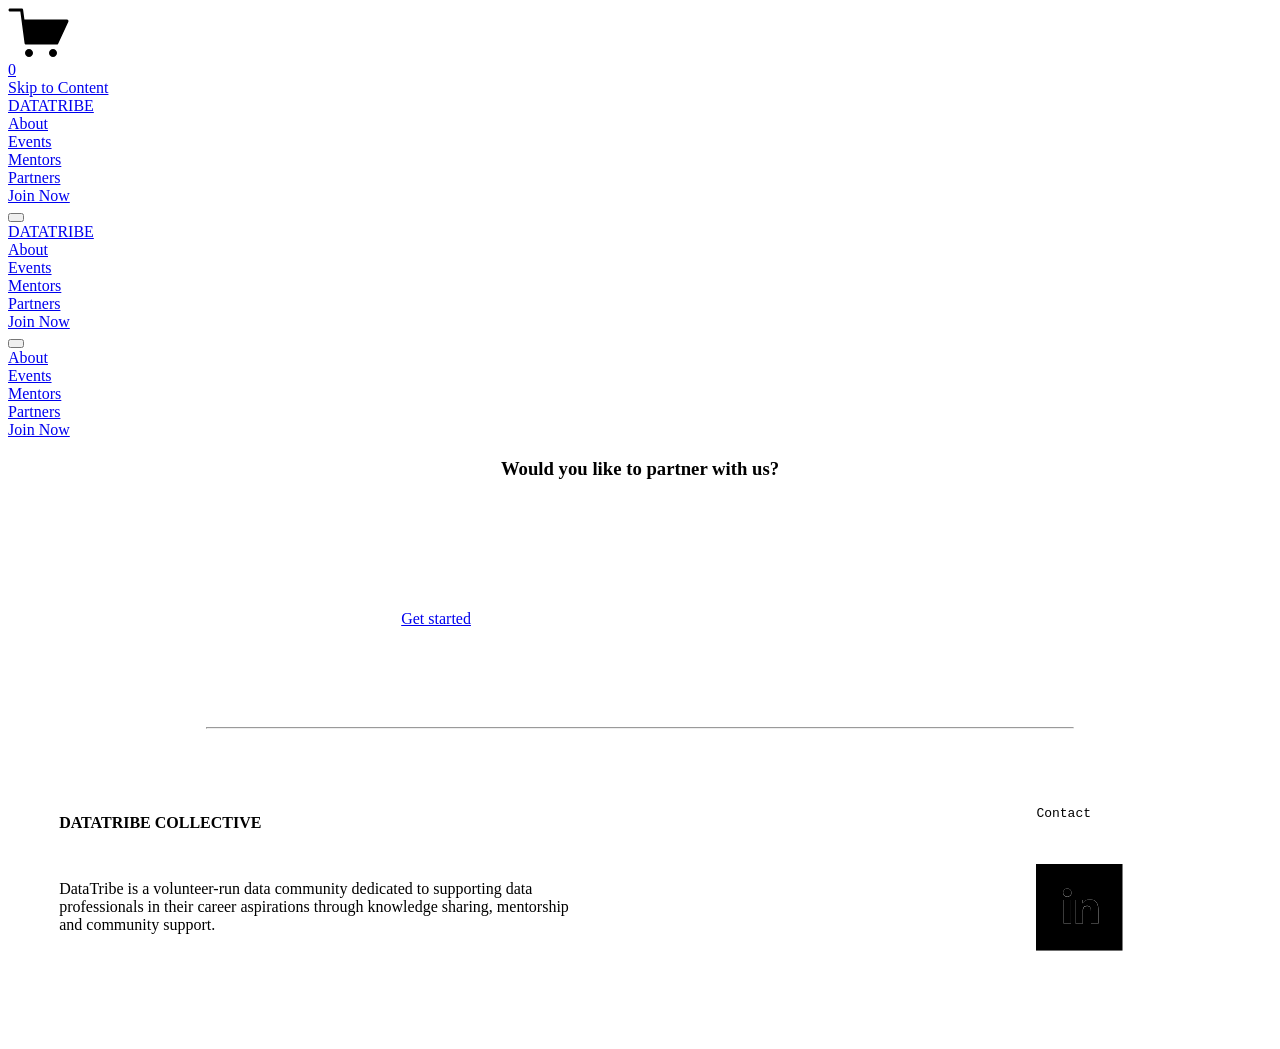
<file: docs/partners.html>
<!doctype html>
<html xmlns:og="http://opengraphprotocol.org/schema/" xmlns:fb="http://www.facebook.com/2008/fbml" lang="en-US"  >
<head>
    <meta http-equiv="X-UA-Compatible" content="IE=edge,chrome=1">
    <meta name="viewport" content="width=device-width, initial-scale=1">
    <!-- This is Squarespace. --><!-- lemon-keyboard-eh5c -->
    <base href="">
    <meta charset="utf-8" />
    <title>Partners &mdash; DATATRIBE</title>
    <meta http-equiv="Accept-CH" content="Sec-CH-UA-Platform-Version, Sec-CH-UA-Model" /><link rel="icon" type="image/x-icon" href="https://images.squarespace-cdn.com/content/v1/6634fe04c104201d91b669b7/1738414653537-6JK82NV128CUWT48F3PO/favicon.ico?format=100w"/>
    <link rel="canonical" href="docs/partners.html"/>
    <meta property="og:site_name" content="DATATRIBE"/>
    <meta property="og:title" content="Partners &mdash; DATATRIBE"/>
    <meta property="og:url" content="https://www.datatribecollective.com/partners"/>
    <meta property="og:type" content="website"/>
    <meta property="og:image" content="http://static1.squarespace.com/static/6634fe04c104201d91b669b7/t/679e1a59b23d742bd09974c3/1738414684218/IMG_6517.jpeg?format=1500w"/>
    <meta property="og:image:width" content="1024"/>
    <meta property="og:image:height" content="1024"/>
    <meta itemprop="name" content="Partners — DATATRIBE"/>
    <meta itemprop="url" content="https://www.datatribecollective.com/partners"/>
    <meta itemprop="thumbnailUrl" content="http://static1.squarespace.com/static/6634fe04c104201d91b669b7/t/679e1a59b23d742bd09974c3/1738414684218/IMG_6517.jpeg?format=1500w"/>
    <link rel="image_src" href="http://static1.squarespace.com/static/6634fe04c104201d91b669b7/t/679e1a59b23d742bd09974c3/1738414684218/IMG_6517.jpeg?format=1500w" />
    <meta itemprop="image" content="http://static1.squarespace.com/static/6634fe04c104201d91b669b7/t/679e1a59b23d742bd09974c3/1738414684218/IMG_6517.jpeg?format=1500w"/>
    <meta name="twitter:title" content="Partners — DATATRIBE"/>
    <meta name="twitter:image" content="http://static1.squarespace.com/static/6634fe04c104201d91b669b7/t/679e1a59b23d742bd09974c3/1738414684218/IMG_6517.jpeg?format=1500w"/>
    <meta name="twitter:url" content="https://www.datatribecollective.com/partners"/>
    <meta name="twitter:card" content="summary"/>
    <meta name="description" content="" />
    <link rel="preconnect" href="https://images.squarespace-cdn.com">
    <link rel="preconnect" href="https://fonts.gstatic.com" crossorigin>
    <link rel="stylesheet" href="https://fonts.googleapis.com/css2?family=Manrope:ital,wght@0,500;0,700&family=Poppins:ital,wght@0,400;0,700;1,400;1,700"><script type="text/javascript" crossorigin="anonymous" defer="true" nomodule="nomodule" src="https://assets.squarespace.com/@sqs/polyfiller/1.6/legacy.js"></script>
    <script type="text/javascript" crossorigin="anonymous" defer="true" src="https://assets.squarespace.com/@sqs/polyfiller/1.6/modern.js"></script>
    <script type="text/javascript">SQUARESPACE_ROLLUPS = {};</script>
    <script>(function(rollups, name) { if (!rollups[name]) { rollups[name] = {}; } rollups[name].js = ["//assets.squarespace.com/universal/scripts-compressed/extract-css-runtime-8b975a4c1f35df4a-min.en-US.js"]; })(SQUARESPACE_ROLLUPS, 'squarespace-extract_css_runtime');</script>
    <script crossorigin="anonymous" src="https://assets.squarespace.com/universal/scripts-compressed/extract-css-runtime-8b975a4c1f35df4a-min.en-US.js" defer ></script><script>(function(rollups, name) { if (!rollups[name]) { rollups[name] = {}; } rollups[name].js = ["//assets.squarespace.com/universal/scripts-compressed/extract-css-moment-js-vendor-088ec0120fdbcfed-min.en-US.js"]; })(SQUARESPACE_ROLLUPS, 'squarespace-extract_css_moment_js_vendor');</script>
    <script crossorigin="anonymous" src="https://assets.squarespace.com/universal/scripts-compressed/extract-css-moment-js-vendor-088ec0120fdbcfed-min.en-US.js" defer ></script><script>(function(rollups, name) { if (!rollups[name]) { rollups[name] = {}; } rollups[name].js = ["//assets.squarespace.com/universal/scripts-compressed/cldr-resource-pack-f88491ffe3410ea1-min.en-US.js"]; })(SQUARESPACE_ROLLUPS, 'squarespace-cldr_resource_pack');</script>
    <script crossorigin="anonymous" src="https://assets.squarespace.com/universal/scripts-compressed/cldr-resource-pack-f88491ffe3410ea1-min.en-US.js" defer ></script><script>(function(rollups, name) { if (!rollups[name]) { rollups[name] = {}; } rollups[name].js = ["//assets.squarespace.com/universal/scripts-compressed/common-vendors-stable-54bab8bb8a15366b-min.en-US.js"]; })(SQUARESPACE_ROLLUPS, 'squarespace-common_vendors_stable');</script>
    <script crossorigin="anonymous" src="https://assets.squarespace.com/universal/scripts-compressed/common-vendors-stable-54bab8bb8a15366b-min.en-US.js" defer ></script><script>(function(rollups, name) { if (!rollups[name]) { rollups[name] = {}; } rollups[name].js = ["//assets.squarespace.com/universal/scripts-compressed/common-vendors-4b2deb998c9fde94-min.en-US.js"]; })(SQUARESPACE_ROLLUPS, 'squarespace-common_vendors');</script>
    <script crossorigin="anonymous" src="https://assets.squarespace.com/universal/scripts-compressed/common-vendors-4b2deb998c9fde94-min.en-US.js" defer ></script><script>(function(rollups, name) { if (!rollups[name]) { rollups[name] = {}; } rollups[name].js = ["//assets.squarespace.com/universal/scripts-compressed/common-464d0d0ba9d5eb5e-min.en-US.js"]; })(SQUARESPACE_ROLLUPS, 'squarespace-common');</script>
    <script crossorigin="anonymous" src="https://assets.squarespace.com/universal/scripts-compressed/common-464d0d0ba9d5eb5e-min.en-US.js" defer ></script><script>(function(rollups, name) { if (!rollups[name]) { rollups[name] = {}; } rollups[name].js = ["//assets.squarespace.com/universal/scripts-compressed/user-account-core-f0be12a2187e76cf-min.en-US.js"]; })(SQUARESPACE_ROLLUPS, 'squarespace-user_account_core');</script>
    <script crossorigin="anonymous" src="https://assets.squarespace.com/universal/scripts-compressed/user-account-core-f0be12a2187e76cf-min.en-US.js" defer ></script><script>(function(rollups, name) { if (!rollups[name]) { rollups[name] = {}; } rollups[name].css = ["//assets.squarespace.com/universal/styles-compressed/user-account-core-f5a00a1f8fff3c55-min.en-US.css"]; })(SQUARESPACE_ROLLUPS, 'squarespace-user_account_core');</script>
    <link rel="stylesheet" type="text/css" href="https://assets.squarespace.com/universal/styles-compressed/user-account-core-f5a00a1f8fff3c55-min.en-US.css"><script>(function(rollups, name) { if (!rollups[name]) { rollups[name] = {}; } rollups[name].js = ["//assets.squarespace.com/universal/scripts-compressed/performance-c365699e027517d0-min.en-US.js"]; })(SQUARESPACE_ROLLUPS, 'squarespace-performance');</script>
    <script crossorigin="anonymous" src="https://assets.squarespace.com/universal/scripts-compressed/performance-c365699e027517d0-min.en-US.js" defer ></script><script data-name="static-context">Static = window.Static || {}; Static.SQUARESPACE_CONTEXT = {"betaFeatureFlags":["enable_form_submission_trigger","campaigns_import_discounts","marketing_automations","campaigns_new_image_layout_picker","campaigns_thumbnail_layout","marketing_landing_page","campaigns_discount_section_in_automations","override_block_styles","supports_versioned_template_assets","scripts_defer","nested_categories","section-sdk-product-pages","member_areas_feature","contacts_and_campaigns_redesign","campaigns_merch_state","i18n_beta_website_locales","new_stacked_index","campaigns_discount_section_in_blasts"],"facebookAppId":"314192535267336","facebookApiVersion":"v6.0","rollups":{"squarespace-announcement-bar":{"js":"//assets.squarespace.com/universal/scripts-compressed/announcement-bar-84a9516292c5bb2a-min.en-US.js"},"squarespace-audio-player":{"css":"//assets.squarespace.com/universal/styles-compressed/audio-player-b05f5197a871c566-min.en-US.css","js":"//assets.squarespace.com/universal/scripts-compressed/audio-player-7606b97c211ce6bb-min.en-US.js"},"squarespace-blog-collection-list":{"css":"//assets.squarespace.com/universal/styles-compressed/blog-collection-list-b4046463b72f34e2-min.en-US.css","js":"//assets.squarespace.com/universal/scripts-compressed/blog-collection-list-6bc31de7ce2e3134-min.en-US.js"},"squarespace-calendar-block-renderer":{"css":"//assets.squarespace.com/universal/styles-compressed/calendar-block-renderer-b72d08ba4421f5a0-min.en-US.css","js":"//assets.squarespace.com/universal/scripts-compressed/calendar-block-renderer-344268eb047ca0a4-min.en-US.js"},"squarespace-chartjs-helpers":{"css":"//assets.squarespace.com/universal/styles-compressed/chartjs-helpers-96b256171ee039c1-min.en-US.css","js":"//assets.squarespace.com/universal/scripts-compressed/chartjs-helpers-32e0acd3e82c5bbc-min.en-US.js"},"squarespace-comments":{"css":"//assets.squarespace.com/universal/styles-compressed/comments-74e15a3413a49a5b-min.en-US.css","js":"//assets.squarespace.com/universal/scripts-compressed/comments-8f3764441e435591-min.en-US.js"},"squarespace-custom-css-popup":{"css":"//assets.squarespace.com/universal/styles-compressed/custom-css-popup-26e266a5247e32fa-min.en-US.css","js":"//assets.squarespace.com/universal/scripts-compressed/custom-css-popup-842489cd4a7ba0cd-min.en-US.js"},"squarespace-dialog":{"css":"//assets.squarespace.com/universal/styles-compressed/dialog-f9093f2d526b94df-min.en-US.css","js":"//assets.squarespace.com/universal/scripts-compressed/dialog-5cd969c0413f916d-min.en-US.js"},"squarespace-events-collection":{"css":"//assets.squarespace.com/universal/styles-compressed/events-collection-b72d08ba4421f5a0-min.en-US.css","js":"//assets.squarespace.com/universal/scripts-compressed/events-collection-3efc4d2a5c06e626-min.en-US.js"},"squarespace-form-rendering-utils":{"js":"//assets.squarespace.com/universal/scripts-compressed/form-rendering-utils-0b12b8c4fac3f9ca-min.en-US.js"},"squarespace-forms":{"css":"//assets.squarespace.com/universal/styles-compressed/forms-0afd3c6ac30bbab1-min.en-US.css","js":"//assets.squarespace.com/universal/scripts-compressed/forms-60ef052a85ea322b-min.en-US.js"},"squarespace-gallery-collection-list":{"css":"//assets.squarespace.com/universal/styles-compressed/gallery-collection-list-b4046463b72f34e2-min.en-US.css","js":"//assets.squarespace.com/universal/scripts-compressed/gallery-collection-list-f144952f77540588-min.en-US.js"},"squarespace-image-zoom":{"css":"//assets.squarespace.com/universal/styles-compressed/image-zoom-b4046463b72f34e2-min.en-US.css","js":"//assets.squarespace.com/universal/scripts-compressed/image-zoom-0d33abcf9f75d991-min.en-US.js"},"squarespace-pinterest":{"css":"//assets.squarespace.com/universal/styles-compressed/pinterest-b4046463b72f34e2-min.en-US.css","js":"//assets.squarespace.com/universal/scripts-compressed/pinterest-c0ead41a67b3d950-min.en-US.js"},"squarespace-popup-overlay":{"css":"//assets.squarespace.com/universal/styles-compressed/popup-overlay-b742b752f5880972-min.en-US.css","js":"//assets.squarespace.com/universal/scripts-compressed/popup-overlay-5fd42292b8da1bae-min.en-US.js"},"squarespace-product-quick-view":{"css":"//assets.squarespace.com/universal/styles-compressed/product-quick-view-0ba5bac716923b8e-min.en-US.css","js":"//assets.squarespace.com/universal/scripts-compressed/product-quick-view-33925bdb5ab39291-min.en-US.js"},"squarespace-products-collection-item-v2":{"css":"//assets.squarespace.com/universal/styles-compressed/products-collection-item-v2-b4046463b72f34e2-min.en-US.css","js":"//assets.squarespace.com/universal/scripts-compressed/products-collection-item-v2-53fa72e33faa607d-min.en-US.js"},"squarespace-products-collection-list-v2":{"css":"//assets.squarespace.com/universal/styles-compressed/products-collection-list-v2-b4046463b72f34e2-min.en-US.css","js":"//assets.squarespace.com/universal/scripts-compressed/products-collection-list-v2-5934140da2f4f73a-min.en-US.js"},"squarespace-search-page":{"css":"//assets.squarespace.com/universal/styles-compressed/search-page-90a67fc09b9b32c6-min.en-US.css","js":"//assets.squarespace.com/universal/scripts-compressed/search-page-7c6fb3c4324d98b7-min.en-US.js"},"squarespace-search-preview":{"js":"//assets.squarespace.com/universal/scripts-compressed/search-preview-8caa7a87e3bc405c-min.en-US.js"},"squarespace-simple-liking":{"css":"//assets.squarespace.com/universal/styles-compressed/simple-liking-701bf8bbc05ec6aa-min.en-US.css","js":"//assets.squarespace.com/universal/scripts-compressed/simple-liking-ce827eee91c8c466-min.en-US.js"},"squarespace-social-buttons":{"css":"//assets.squarespace.com/universal/styles-compressed/social-buttons-95032e5fa98e47a5-min.en-US.css","js":"//assets.squarespace.com/universal/scripts-compressed/social-buttons-3165bed3ad517604-min.en-US.js"},"squarespace-tourdates":{"css":"//assets.squarespace.com/universal/styles-compressed/tourdates-b4046463b72f34e2-min.en-US.css","js":"//assets.squarespace.com/universal/scripts-compressed/tourdates-f52d21b61c5d3b96-min.en-US.js"},"squarespace-website-overlays-manager":{"css":"//assets.squarespace.com/universal/styles-compressed/website-overlays-manager-07ea5a4e004e6710-min.en-US.css","js":"//assets.squarespace.com/universal/scripts-compressed/website-overlays-manager-df98a8353c25e709-min.en-US.js"}},"pageType":2,"website":{"id":"6634fe04c104201d91b669b7","identifier":"lemon-keyboard-eh5c","websiteType":1,"contentModifiedOn":1749129804745,"cloneable":false,"hasBeenCloneable":false,"siteStatus":{},"language":"en-US","timeZone":"Europe/Helsinki","machineTimeZoneOffset":10800000,"timeZoneOffset":10800000,"timeZoneAbbr":"EEST","siteTitle":"DATATRIBE","fullSiteTitle":"Partners \u2014 DATATRIBE","siteDescription":"","location":{},"socialLogoImageId":"679e1a59b23d742bd09974c3","shareButtonOptions":{"2":true,"4":true,"6":true,"3":true,"8":true,"1":true,"7":true},"socialLogoImageUrl":"//images.squarespace-cdn.com/content/v1/6634fe04c104201d91b669b7/1738414681838-1OPM1MGU6838ASOAPF0B/IMG_6517.jpeg","authenticUrl":"https://www.datatribecollective.com","internalUrl":"https://lemon-keyboard-eh5c.squarespace.com","baseUrl":"https://www.datatribecollective.com","primaryDomain":"www.datatribecollective.com","sslSetting":3,"isHstsEnabled":true,"socialAccounts":[{"serviceId":65,"screenname":"LinkedIn","addedOn":1714748933132,"profileUrl":"https://www.linkedin.com/company/datatribe-collective","iconEnabled":true,"serviceName":"linkedin-unauth"}],"typekitId":"","statsMigrated":false,"imageMetadataProcessingEnabled":false,"screenshotId":"bd18ab117f5b6a6d10f357d6f1dcbaec88a513c85e1f299fc5a48726710c2727","captchaSettings":{"enabledForDonations":false},"showOwnerLogin":false},"websiteSettings":{"id":"6634fe04c104201d91b669ba","websiteId":"6634fe04c104201d91b669b7","subjects":[],"country":"FI","state":"18","simpleLikingEnabled":true,"popupOverlaySettings":{"style":1,"enabledPages":[]},"commentLikesAllowed":true,"commentAnonAllowed":true,"commentThreaded":true,"commentApprovalRequired":false,"commentAvatarsOn":true,"commentSortType":2,"commentFlagThreshold":0,"commentFlagsAllowed":true,"commentEnableByDefault":true,"commentDisableAfterDaysDefault":0,"disqusShortname":"","commentsEnabled":false,"businessHours":{},"storeSettings":{"returnPolicy":null,"termsOfService":null,"privacyPolicy":null,"expressCheckout":false,"continueShoppingLinkUrl":"/","useLightCart":false,"showNoteField":false,"shippingCountryDefaultValue":"US","billToShippingDefaultValue":false,"showShippingPhoneNumber":true,"isShippingPhoneRequired":false,"showBillingPhoneNumber":true,"isBillingPhoneRequired":false,"currenciesSupported":["USD","CAD","GBP","AUD","EUR","CHF","NOK","SEK","DKK","NZD","SGD","MXN","HKD","CZK","ILS","MYR","RUB","PHP","PLN","THB","BRL","ARS","COP","IDR","INR","JPY","ZAR"],"defaultCurrency":"USD","selectedCurrency":"EUR","measurementStandard":1,"showCustomCheckoutForm":false,"checkoutPageMarketingOptInEnabled":true,"enableMailingListOptInByDefault":false,"sameAsRetailLocation":false,"merchandisingSettings":{"scarcityEnabledOnProductItems":false,"scarcityEnabledOnProductBlocks":false,"scarcityMessageType":"DEFAULT_SCARCITY_MESSAGE","scarcityThreshold":10,"multipleQuantityAllowedForServices":true,"restockNotificationsEnabled":false,"restockNotificationsSuccessText":"","restockNotificationsMailingListSignUpEnabled":false,"relatedProductsEnabled":false,"relatedProductsOrdering":"random","soldOutVariantsDropdownDisabled":false,"productComposerOptedIn":false,"productComposerABTestOptedOut":false,"productReviewsEnabled":false},"minimumOrderSubtotalEnabled":false,"minimumOrderSubtotal":{"currency":"EUR","value":"0.00"},"isLive":false,"multipleQuantityAllowedForServices":true},"useEscapeKeyToLogin":false,"ssBadgeType":1,"ssBadgePosition":4,"ssBadgeVisibility":1,"ssBadgeDevices":1,"pinterestOverlayOptions":{"mode":"disabled"},"userAccountsSettings":{"loginAllowed":true,"signupAllowed":true}},"cookieSettings":{"isCookieBannerEnabled":false,"isRestrictiveCookiePolicyEnabled":false,"cookieBannerText":"","cookieBannerTheme":"","cookieBannerVariant":"","cookieBannerPosition":"","cookieBannerCtaVariant":"","cookieBannerCtaText":"","cookieBannerAcceptType":"OPT_IN","cookieBannerOptOutCtaText":"","cookieBannerHasOptOut":false,"cookieBannerHasManageCookies":true,"cookieBannerManageCookiesLabel":"","cookieBannerSavedPreferencesText":"","cookieBannerSavedPreferencesLayout":"PILL"},"websiteCloneable":false,"collection":{"title":"Partners","id":"67baf8def04d7948fdf4f668","fullUrl":"/partners","type":10,"permissionType":1},"subscribed":false,"appDomain":"squarespace.com","templateTweakable":true,"tweakJSON":{"form-use-theme-colors":"false","header-logo-height":"50px","header-mobile-logo-max-height":"30px","header-vert-padding":"1.8vw","header-width":"Full","maxPageWidth":"1800px","mobile-header-vert-padding":"6vw","pagePadding":"3vw","tweak-blog-alternating-side-by-side-image-aspect-ratio":"1:1 Square","tweak-blog-alternating-side-by-side-image-spacing":"6%","tweak-blog-alternating-side-by-side-meta-spacing":"20px","tweak-blog-alternating-side-by-side-primary-meta":"Categories","tweak-blog-alternating-side-by-side-read-more-spacing":"20px","tweak-blog-alternating-side-by-side-secondary-meta":"Date","tweak-blog-basic-grid-columns":"2","tweak-blog-basic-grid-image-aspect-ratio":"3:2 Standard","tweak-blog-basic-grid-image-spacing":"50px","tweak-blog-basic-grid-meta-spacing":"37px","tweak-blog-basic-grid-primary-meta":"Categories","tweak-blog-basic-grid-read-more-spacing":"22px","tweak-blog-basic-grid-secondary-meta":"None","tweak-blog-item-custom-width":"50","tweak-blog-item-show-author-profile":"false","tweak-blog-item-width":"Narrow","tweak-blog-masonry-columns":"2","tweak-blog-masonry-horizontal-spacing":"80px","tweak-blog-masonry-image-spacing":"20px","tweak-blog-masonry-meta-spacing":"20px","tweak-blog-masonry-primary-meta":"Categories","tweak-blog-masonry-read-more-spacing":"20px","tweak-blog-masonry-secondary-meta":"Date","tweak-blog-masonry-vertical-spacing":"80px","tweak-blog-side-by-side-image-aspect-ratio":"1:1 Square","tweak-blog-side-by-side-image-spacing":"6%","tweak-blog-side-by-side-meta-spacing":"20px","tweak-blog-side-by-side-primary-meta":"Categories","tweak-blog-side-by-side-read-more-spacing":"20px","tweak-blog-side-by-side-secondary-meta":"Date","tweak-blog-single-column-image-spacing":"50px","tweak-blog-single-column-meta-spacing":"30px","tweak-blog-single-column-primary-meta":"Categories","tweak-blog-single-column-read-more-spacing":"30px","tweak-blog-single-column-secondary-meta":"Date","tweak-events-stacked-show-thumbnails":"true","tweak-events-stacked-thumbnail-size":"3:2 Standard","tweak-fixed-header":"false","tweak-fixed-header-style":"Basic","tweak-global-animations-animation-curve":"ease","tweak-global-animations-animation-delay":"0.6s","tweak-global-animations-animation-duration":"0.60s","tweak-global-animations-animation-style":"fade","tweak-global-animations-animation-type":"slide","tweak-global-animations-complexity-level":"detailed","tweak-global-animations-enabled":"true","tweak-portfolio-grid-basic-custom-height":"50","tweak-portfolio-grid-overlay-custom-height":"50","tweak-portfolio-hover-follow-acceleration":"10%","tweak-portfolio-hover-follow-animation-duration":"Fast","tweak-portfolio-hover-follow-animation-type":"Fade","tweak-portfolio-hover-follow-delimiter":"Bullet","tweak-portfolio-hover-follow-front":"false","tweak-portfolio-hover-follow-layout":"Inline","tweak-portfolio-hover-follow-size":"75","tweak-portfolio-hover-follow-text-spacing-x":"1.5","tweak-portfolio-hover-follow-text-spacing-y":"1.5","tweak-portfolio-hover-static-animation-duration":"Fast","tweak-portfolio-hover-static-animation-type":"Fade","tweak-portfolio-hover-static-delimiter":"Hyphen","tweak-portfolio-hover-static-front":"true","tweak-portfolio-hover-static-layout":"Inline","tweak-portfolio-hover-static-size":"75","tweak-portfolio-hover-static-text-spacing-x":"1.5","tweak-portfolio-hover-static-text-spacing-y":"1.5","tweak-portfolio-index-background-animation-duration":"Medium","tweak-portfolio-index-background-animation-type":"Fade","tweak-portfolio-index-background-custom-height":"50","tweak-portfolio-index-background-delimiter":"None","tweak-portfolio-index-background-height":"Large","tweak-portfolio-index-background-horizontal-alignment":"Center","tweak-portfolio-index-background-link-format":"Stacked","tweak-portfolio-index-background-persist":"false","tweak-portfolio-index-background-vertical-alignment":"Middle","tweak-portfolio-index-background-width":"Full","tweak-product-basic-item-click-action":"None","tweak-product-basic-item-gallery-aspect-ratio":"3:4 Three-Four (Vertical)","tweak-product-basic-item-gallery-design":"Slideshow","tweak-product-basic-item-gallery-width":"50%","tweak-product-basic-item-hover-action":"None","tweak-product-basic-item-image-spacing":"2vw","tweak-product-basic-item-image-zoom-factor":"2","tweak-product-basic-item-product-variant-display":"Dropdown","tweak-product-basic-item-thumbnail-placement":"Side","tweak-product-basic-item-variant-picker-layout":"Dropdowns","tweak-products-add-to-cart-button":"false","tweak-products-columns":"2","tweak-products-gutter-column":"2vw","tweak-products-gutter-row":"2vw","tweak-products-header-text-alignment":"Middle","tweak-products-image-aspect-ratio":"2:3 Standard (Vertical)","tweak-products-image-text-spacing":"0.5vw","tweak-products-mobile-columns":"1","tweak-products-text-alignment":"Left","tweak-products-width":"Full","tweak-transparent-header":"true"},"templateId":"5c5a519771c10ba3470d8101","templateVersion":"7.1","pageFeatures":[1,2,4],"gmRenderKey":"QUl6YVN5Q0JUUk9xNkx1dkZfSUUxcjQ2LVQ0QWVUU1YtMGQ3bXk4","templateScriptsRootUrl":"https://static1.squarespace.com/static/vta/5c5a519771c10ba3470d8101/scripts/","impersonatedSession":false,"demoCollections":[{"collectionId":"64c97788f5897b6e108d3faa","deleted":false}],"tzData":{"zones":[[120,"EU","EE%sT",null]],"rules":{"EU":[[1981,"max",null,"Mar","lastSun","1:00u","1:00","S"],[1996,"max",null,"Oct","lastSun","1:00u","0",null]]}},"showAnnouncementBar":false,"recaptchaEnterpriseContext":{"recaptchaEnterpriseSiteKey":"6LdDFQwjAAAAAPigEvvPgEVbb7QBm-TkVJdDTlAv"},"i18nContext":{"timeZoneData":{"id":"Europe/Helsinki","name":"Eastern European Time"}},"env":"PRODUCTION"};</script><script type="application/ld+json">{"url":"https://www.datatribecollective.com","name":"DATATRIBE","description":"","@context":"http://schema.org","@type":"WebSite"}</script><script type="application/ld+json">{"address":"","openingHours":"","@context":"http://schema.org","@type":"LocalBusiness"}</script><link rel="stylesheet" type="text/css" href="https://static1.squarespace.com/static/versioned-site-css/6634fe04c104201d91b669b7/24/5c5a519771c10ba3470d8101/6634fe05c104201d91b669bf/1649/site.css"/><script>Static.COOKIE_BANNER_CAPABLE = true;</script>
    <!-- End of Squarespace Headers -->
    <link rel="stylesheet" type="text/css" href="https://static1.squarespace.com/static/vta/5c5a519771c10ba3470d8101/versioned-assets/1749578172414-BR2HRM5QY85P3RNH0UVV/static.css">
</head>

<body
        id="collection-67baf8def04d7948fdf4f668"
        class="
      primary-button-style-solid primary-button-shape-square secondary-button-style-solid secondary-button-shape-square tertiary-button-style-solid tertiary-button-shape-square  form-field-style-solid form-field-shape-square form-field-border-all form-field-checkbox-type-icon form-field-checkbox-fill-solid form-field-checkbox-color-inverted form-field-checkbox-shape-square form-field-checkbox-layout-stack form-field-radio-type-icon form-field-radio-fill-solid form-field-radio-color-normal form-field-radio-shape-pill form-field-radio-layout-stack form-field-survey-fill-solid form-field-survey-color-normal form-field-survey-shape-pill form-field-hover-focus-outline form-submit-button-style-label header-overlay-alignment-center header-width-full tweak-transparent-header  tweak-fixed-header-style-basic tweak-blog-alternating-side-by-side-width-full tweak-blog-alternating-side-by-side-image-aspect-ratio-11-square tweak-blog-alternating-side-by-side-text-alignment-left tweak-blog-alternating-side-by-side-read-more-style-show tweak-blog-alternating-side-by-side-image-text-alignment-middle tweak-blog-alternating-side-by-side-delimiter-pipe tweak-blog-alternating-side-by-side-meta-position-top tweak-blog-alternating-side-by-side-primary-meta-categories tweak-blog-alternating-side-by-side-secondary-meta-date tweak-blog-alternating-side-by-side-excerpt-hide tweak-blog-basic-grid-width-inset tweak-blog-basic-grid-image-aspect-ratio-32-standard tweak-blog-basic-grid-text-alignment-center tweak-blog-basic-grid-delimiter-bullet tweak-blog-basic-grid-image-placement-above tweak-blog-basic-grid-read-more-style-show tweak-blog-basic-grid-primary-meta-categories tweak-blog-basic-grid-secondary-meta-none tweak-blog-basic-grid-excerpt-show tweak-blog-item-width-narrow tweak-blog-item-text-alignment-center tweak-blog-item-meta-position-above-title tweak-blog-item-show-categories    tweak-blog-item-delimiter-bullet tweak-blog-masonry-width-inset tweak-blog-masonry-text-alignment-left tweak-blog-masonry-primary-meta-categories tweak-blog-masonry-secondary-meta-date tweak-blog-masonry-meta-position-top tweak-blog-masonry-read-more-style-show tweak-blog-masonry-delimiter-space tweak-blog-masonry-image-placement-above tweak-blog-masonry-excerpt-hide tweak-blog-side-by-side-width-full tweak-blog-side-by-side-image-placement-left tweak-blog-side-by-side-image-aspect-ratio-11-square tweak-blog-side-by-side-primary-meta-categories tweak-blog-side-by-side-secondary-meta-date tweak-blog-side-by-side-meta-position-top tweak-blog-side-by-side-text-alignment-left tweak-blog-side-by-side-image-text-alignment-middle tweak-blog-side-by-side-read-more-style-show tweak-blog-side-by-side-delimiter-bullet tweak-blog-side-by-side-excerpt-show tweak-blog-single-column-width-full tweak-blog-single-column-text-alignment-center tweak-blog-single-column-image-placement-above tweak-blog-single-column-delimiter-bullet tweak-blog-single-column-read-more-style-show tweak-blog-single-column-primary-meta-categories tweak-blog-single-column-secondary-meta-date tweak-blog-single-column-meta-position-top tweak-blog-single-column-content-full-post tweak-events-stacked-width-inset tweak-events-stacked-height-custom  tweak-events-stacked-show-thumbnails tweak-events-stacked-thumbnail-size-32-standard tweak-events-stacked-date-style-with-text tweak-events-stacked-show-time tweak-events-stacked-show-location  tweak-events-stacked-show-excerpt  tweak-global-animations-enabled tweak-global-animations-complexity-level-detailed tweak-global-animations-animation-style-fade tweak-global-animations-animation-type-slide tweak-global-animations-animation-curve-ease tweak-portfolio-grid-basic-width-full tweak-portfolio-grid-basic-height-large tweak-portfolio-grid-basic-image-aspect-ratio-32-standard tweak-portfolio-grid-basic-text-alignment-center tweak-portfolio-grid-basic-hover-effect-fade tweak-portfolio-grid-overlay-width-full tweak-portfolio-grid-overlay-height-small tweak-portfolio-grid-overlay-image-aspect-ratio-32-standard tweak-portfolio-grid-overlay-text-placement-middle-left tweak-portfolio-grid-overlay-show-text-before-hover tweak-portfolio-index-background-link-format-stacked tweak-portfolio-index-background-width-full tweak-portfolio-index-background-height-large  tweak-portfolio-index-background-vertical-alignment-middle tweak-portfolio-index-background-horizontal-alignment-center tweak-portfolio-index-background-delimiter-none tweak-portfolio-index-background-animation-type-fade tweak-portfolio-index-background-animation-duration-medium tweak-portfolio-hover-follow-layout-inline  tweak-portfolio-hover-follow-delimiter-bullet tweak-portfolio-hover-follow-animation-type-fade tweak-portfolio-hover-follow-animation-duration-fast tweak-portfolio-hover-static-layout-inline tweak-portfolio-hover-static-front tweak-portfolio-hover-static-delimiter-hyphen tweak-portfolio-hover-static-animation-type-fade tweak-portfolio-hover-static-animation-duration-fast image-block-poster-text-alignment-left image-block-card-content-position-center image-block-card-text-alignment-left image-block-overlap-content-position-center image-block-overlap-text-alignment-left image-block-collage-content-position-center image-block-collage-text-alignment-left image-block-stack-text-alignment-left hide-opentable-icons opentable-style-dark tweak-product-quick-view-button-style-floating tweak-product-quick-view-button-position-bottom tweak-product-quick-view-lightbox-excerpt-display-truncate tweak-product-quick-view-lightbox-show-arrows tweak-product-quick-view-lightbox-show-close-button tweak-product-quick-view-lightbox-controls-weight-light native-currency-code-eur collection-67baf8def04d7948fdf4f668 collection-type-page collection-layout-default mobile-style-available sqs-seven-one









    "
        tabindex="-1"
>
<div
        id="siteWrapper"
        class="clearfix site-wrapper"
>

    <div id="floatingCart" class="floating-cart hidden">
        <a href="docs/cart.html.html" class="icon icon--stroke icon--fill icon--cart sqs-custom-cart">
            <span class="Cart-inner">




  <svg class="icon icon--cart" width="61" height="49" viewBox="0 0 61 49">
  <path fill-rule="evenodd" clip-rule="evenodd" d="M0.5 2C0.5 1.17157 1.17157 0.5 2 0.5H13.6362C14.3878 0.5 15.0234 1.05632 15.123 1.80135L16.431 11.5916H59C59.5122 11.5916 59.989 11.8529 60.2645 12.2847C60.54 12.7165 60.5762 13.2591 60.3604 13.7236L50.182 35.632C49.9361 36.1614 49.4054 36.5 48.8217 36.5H18.0453C17.2937 36.5 16.6581 35.9437 16.5585 35.1987L12.3233 3.5H2C1.17157 3.5 0.5 2.82843 0.5 2ZM16.8319 14.5916L19.3582 33.5H47.8646L56.6491 14.5916H16.8319Z" />
  <path d="M18.589 35H49.7083L60 13H16L18.589 35Z" />
  <path d="M21 49C23.2091 49 25 47.2091 25 45C25 42.7909 23.2091 41 21 41C18.7909 41 17 42.7909 17 45C17 47.2091 18.7909 49 21 49Z" />
  <path d="M45 49C47.2091 49 49 47.2091 49 45C49 42.7909 47.2091 41 45 41C42.7909 41 41 42.7909 41 45C41 47.2091 42.7909 49 45 49Z" />
</svg>

              <div class="legacy-cart icon-cart-quantity">
                <span class="sqs-cart-quantity">0</span>
              </div>
            </span>
        </a>
    </div>















    <header
            data-test="header"
            id="header"

            class="


          dark


      header theme-col--primary
    "
            data-section-theme="dark"
            data-controller="Header"
            data-current-styles="{
&quot;layout&quot;: &quot;navCenter&quot;,
&quot;action&quot;: {
&quot;href&quot;: &quot;https://discord.gg/n2kgtMEbTf&quot;,
&quot;buttonText&quot;: &quot;Join Now&quot;,
&quot;newWindow&quot;: true
},
&quot;showSocial&quot;: false,
&quot;socialOptions&quot;: {
&quot;socialBorderShape&quot;: &quot;none&quot;,
&quot;socialBorderStyle&quot;: &quot;outline&quot;,
&quot;socialBorderThickness&quot;: {
&quot;unit&quot;: &quot;px&quot;,
&quot;value&quot;: 1.0
}
},
&quot;menuOverlayAnimation&quot;: &quot;fade&quot;,
&quot;cartStyle&quot;: &quot;cart&quot;,
&quot;cartText&quot;: &quot;Cart&quot;,
&quot;showEmptyCartState&quot;: true,
&quot;cartOptions&quot;: {
&quot;iconType&quot;: &quot;solid-7&quot;,
&quot;cartBorderShape&quot;: &quot;none&quot;,
&quot;cartBorderStyle&quot;: &quot;outline&quot;,
&quot;cartBorderThickness&quot;: {
&quot;unit&quot;: &quot;px&quot;,
&quot;value&quot;: 1.0
}
},
&quot;showButton&quot;: true,
&quot;showCart&quot;: false,
&quot;showAccountLogin&quot;: false,
&quot;headerStyle&quot;: &quot;dynamic&quot;,
&quot;languagePicker&quot;: {
&quot;enabled&quot;: false,
&quot;iconEnabled&quot;: false,
&quot;iconType&quot;: &quot;globe&quot;,
&quot;flagShape&quot;: &quot;shiny&quot;,
&quot;languageFlags&quot;: [ ]
},
&quot;iconOptions&quot;: {
&quot;desktopDropdownIconOptions&quot;: {
&quot;endcapType&quot;: &quot;square&quot;,
&quot;folderDropdownIcon&quot;: &quot;none&quot;,
&quot;languagePickerIcon&quot;: &quot;openArrowHead&quot;
},
&quot;mobileDropdownIconOptions&quot;: {
&quot;endcapType&quot;: &quot;square&quot;,
&quot;folderDropdownIcon&quot;: &quot;openArrowHead&quot;,
&quot;languagePickerIcon&quot;: &quot;openArrowHead&quot;
}
},
&quot;mobileOptions&quot;: {
&quot;layout&quot;: &quot;logoLeftNavRight&quot;,
&quot;menuIconOptions&quot;: {
&quot;style&quot;: &quot;doubleLineHamburger&quot;,
&quot;thickness&quot;: {
&quot;unit&quot;: &quot;px&quot;,
&quot;value&quot;: 1.0
}
}
},
&quot;solidOptions&quot;: {
&quot;headerOpacity&quot;: {
&quot;unit&quot;: &quot;%&quot;,
&quot;value&quot;: 100.0
},
&quot;blurBackground&quot;: {
&quot;enabled&quot;: false,
&quot;blurRadius&quot;: {
&quot;unit&quot;: &quot;px&quot;,
&quot;value&quot;: 12.0
}
},
&quot;backgroundColor&quot;: {
&quot;type&quot;: &quot;SITE_PALETTE_COLOR&quot;,
&quot;sitePaletteColor&quot;: {
&quot;colorName&quot;: &quot;white&quot;,
&quot;alphaModifier&quot;: 1.0
}
},
&quot;navigationColor&quot;: {
&quot;type&quot;: &quot;SITE_PALETTE_COLOR&quot;,
&quot;sitePaletteColor&quot;: {
&quot;colorName&quot;: &quot;black&quot;,
&quot;alphaModifier&quot;: 1.0
}
}
},
&quot;gradientOptions&quot;: {
&quot;gradientType&quot;: &quot;faded&quot;,
&quot;headerOpacity&quot;: {
&quot;unit&quot;: &quot;%&quot;,
&quot;value&quot;: 90.0
},
&quot;blurBackground&quot;: {
&quot;enabled&quot;: false,
&quot;blurRadius&quot;: {
&quot;unit&quot;: &quot;px&quot;,
&quot;value&quot;: 12.0
}
},
&quot;backgroundColor&quot;: {
&quot;type&quot;: &quot;SITE_PALETTE_COLOR&quot;,
&quot;sitePaletteColor&quot;: {
&quot;colorName&quot;: &quot;white&quot;,
&quot;alphaModifier&quot;: 1.0
}
},
&quot;navigationColor&quot;: {
&quot;type&quot;: &quot;SITE_PALETTE_COLOR&quot;,
&quot;sitePaletteColor&quot;: {
&quot;colorName&quot;: &quot;black&quot;,
&quot;alphaModifier&quot;: 1.0
}
}
},
&quot;dropShadowOptions&quot;: {
&quot;enabled&quot;: false,
&quot;blur&quot;: {
&quot;unit&quot;: &quot;px&quot;,
&quot;value&quot;: 12.0
},
&quot;spread&quot;: {
&quot;unit&quot;: &quot;px&quot;,
&quot;value&quot;: 0.0
},
&quot;distance&quot;: {
&quot;unit&quot;: &quot;px&quot;,
&quot;value&quot;: 12.0
}
},
&quot;borderOptions&quot;: {
&quot;enabled&quot;: false,
&quot;position&quot;: &quot;allSides&quot;,
&quot;thickness&quot;: {
&quot;unit&quot;: &quot;px&quot;,
&quot;value&quot;: 4.0
},
&quot;color&quot;: {
&quot;type&quot;: &quot;SITE_PALETTE_COLOR&quot;,
&quot;sitePaletteColor&quot;: {
&quot;colorName&quot;: &quot;black&quot;,
&quot;alphaModifier&quot;: 1.0
}
}
},
&quot;showPromotedElement&quot;: false,
&quot;buttonVariant&quot;: &quot;primary&quot;,
&quot;blurBackground&quot;: {
&quot;enabled&quot;: false,
&quot;blurRadius&quot;: {
&quot;unit&quot;: &quot;px&quot;,
&quot;value&quot;: 12.0
}
},
&quot;headerOpacity&quot;: {
&quot;unit&quot;: &quot;%&quot;,
&quot;value&quot;: 100.0
}
}"
            data-section-id="header"
            data-header-style="dynamic"
            data-language-picker="{
&quot;enabled&quot;: false,
&quot;iconEnabled&quot;: false,
&quot;iconType&quot;: &quot;globe&quot;,
&quot;flagShape&quot;: &quot;shiny&quot;,
&quot;languageFlags&quot;: [ ]
}"

            data-first-focusable-element
            tabindex="-1"
            style="


        --headerBorderColor: hsla(var(--black-hsl), 1);


        --solidHeaderBackgroundColor: hsla(var(--white-hsl), 1);


        --solidHeaderNavigationColor: hsla(var(--black-hsl), 1);


        --gradientHeaderBackgroundColor: hsla(var(--white-hsl), 1);


        --gradientHeaderNavigationColor: hsla(var(--black-hsl), 1);

    "
    >
        <svg  style="display:none" viewBox="0 0 22 22" xmlns="http://www.w3.org/2000/svg">
            <symbol id="circle" >
                <path d="M11.5 17C14.5376 17 17 14.5376 17 11.5C17 8.46243 14.5376 6 11.5 6C8.46243 6 6 8.46243 6 11.5C6 14.5376 8.46243 17 11.5 17Z" fill="none" />
            </symbol>

            <symbol id="circleFilled" >
                <path d="M11.5 17C14.5376 17 17 14.5376 17 11.5C17 8.46243 14.5376 6 11.5 6C8.46243 6 6 8.46243 6 11.5C6 14.5376 8.46243 17 11.5 17Z" />
            </symbol>

            <symbol id="dash" >
                <path d="M11 11H19H3" />
            </symbol>

            <symbol id="squareFilled" >
                <rect x="6" y="6" width="11" height="11" />
            </symbol>

            <symbol id="square" >
                <rect x="7" y="7" width="9" height="9" fill="none" stroke="inherit" />
            </symbol>

            <symbol id="plus" >
                <path d="M11 3V19" />
                <path d="M19 11L3 11"/>
            </symbol>

            <symbol id="closedArrow" >
                <path d="M11 11V2M11 18.1797L17 11.1477L5 11.1477L11 18.1797Z" fill="none" />
            </symbol>

            <symbol id="closedArrowFilled" >
                <path d="M11 11L11 2" stroke="inherit" fill="none"  />
                <path fill-rule="evenodd" clip-rule="evenodd" d="M2.74695 9.38428L19.038 9.38428L10.8925 19.0846L2.74695 9.38428Z" stroke-width="1" />
            </symbol>

            <symbol id="closedArrowHead" viewBox="0 0 22 22"  xmlns="http://www.w3.org/2000/symbol">
                <path d="M18 7L11 15L4 7L18 7Z" fill="none" stroke="inherit" />
            </symbol>


            <symbol id="closedArrowHeadFilled" viewBox="0 0 22 22"  xmlns="http://www.w3.org/2000/symbol">
                <path d="M18.875 6.5L11 15.5L3.125 6.5L18.875 6.5Z" />
            </symbol>

            <symbol id="openArrow" >
                <path d="M11 18.3591L11 3" stroke="inherit" fill="none"  />
                <path d="M18 11.5L11 18.5L4 11.5" stroke="inherit" fill="none"  />
            </symbol>

            <symbol id="openArrowHead" >
                <path d="M18 7L11 14L4 7" fill="none" />
            </symbol>

            <symbol id="pinchedArrow" >
                <path d="M11 17.3591L11 2" fill="none" />
                <path d="M2 11C5.85455 12.2308 8.81818 14.9038 11 18C13.1818 14.8269 16.1455 12.1538 20 11" fill="none" />
            </symbol>

            <symbol id="pinchedArrowFilled" >
                <path d="M11.05 10.4894C7.04096 8.73759 1.05005 8 1.05005 8C6.20459 11.3191 9.41368 14.1773 11.05 21C12.6864 14.0851 15.8955 11.227 21.05 8C21.05 8 15.0591 8.73759 11.05 10.4894Z" stroke-width="1"/>
                <path d="M11 11L11 1" fill="none"/>
            </symbol>

            <symbol id="pinchedArrowHead" >
                <path d="M2 7.24091C5.85455 8.40454 8.81818 10.9318 11 13.8591C13.1818 10.8591 16.1455 8.33181 20 7.24091"  fill="none" />
            </symbol>

            <symbol id="pinchedArrowHeadFilled" >
                <path d="M11.05 7.1591C7.04096 5.60456 1.05005 4.95001 1.05005 4.95001C6.20459 7.89547 9.41368 10.4318 11.05 16.4864C12.6864 10.35 15.8955 7.81365 21.05 4.95001C21.05 4.95001 15.0591 5.60456 11.05 7.1591Z" />
            </symbol>

        </svg>

        <div class="sqs-announcement-bar-dropzone"></div>

        <div class="header-announcement-bar-wrapper">

            <a
                    href="docs/partners.html#page"
                    class="header-skip-link sqs-button-element--primary"
            >
                Skip to Content
            </a>



            <style>
                @supports (-webkit-backdrop-filter: none) or (backdrop-filter: none) {
                    .header-blur-background {


                    }
                }
            </style>
            <div
                    class="header-border"
                    data-header-style="dynamic"
                    data-header-border="false"
                    data-test="header-border"
                    style="




"
            ></div>
            <div
                    class="header-dropshadow"
                    data-header-style="dynamic"
                    data-header-dropshadow="false"
                    data-test="header-dropshadow"
                    style=""
            ></div>



            <div class='header-inner container--fluid



         header-mobile-layout-logo-left-nav-right








         header-layout-nav-center






        '
                 data-test="header-inner"
            >
                <!-- Background -->
                <div class="header-background theme-bg--primary"></div>

                <div class="header-display-desktop" data-content-field="site-title">













                    <!-- Social -->



                    <!-- Title and nav wrapper -->
                    <div class="header-title-nav-wrapper">






                        <!-- Title -->

                        <div
                                class="
                      header-title

                    "
                                data-animation-role="header-element"
                        >

                            <div class="header-title-text">
                                <a id="site-title" href="docs/index.html.html" data-animation-role="header-element">DATATRIBE</a>
                            </div>


                        </div>



                        <!-- Nav -->
                        <div class="header-nav">
                            <div class="header-nav-wrapper">
                                <nav class="header-nav-list">




                                    <div class="header-nav-item header-nav-item--collection header-nav-item--homepage">
                                        <a
                                                href="docs/index.html.html"
                                                data-animation-role="header-element"

                                        >
                                            About
                                        </a>
                                    </div>






                                    <div class="header-nav-item header-nav-item--collection">
                                        <a
                                                href="docs/events.html.html"
                                                data-animation-role="header-element"

                                        >
                                            Events
                                        </a>
                                    </div>






                                    <div class="header-nav-item header-nav-item--collection">
                                        <a
                                                href="docs/mentors.html.html"
                                                data-animation-role="header-element"

                                        >
                                            Mentors
                                        </a>
                                    </div>






                                    <div class="header-nav-item header-nav-item--collection header-nav-item--active">
                                        <a
                                                href="docs/partners.html"
                                                data-animation-role="header-element"

                                                aria-current="page"

                                        >
                                            Partners
                                        </a>
                                    </div>






                                </nav>
                            </div>
                        </div>


                    </div>


                    <!-- Actions -->
                    <div class="header-actions header-actions--right">











                        <div class="showOnMobile">

                        </div>


                        <div class="showOnDesktop">

                        </div>


                        <div class="header-actions-action header-actions-action--cta" data-animation-role="header-element">
                            <a
                                    class="btn btn--border theme-btn--primary-inverse sqs-button-element--primary"
                                    href="https://discord.gg/n2kgtMEbTf"
                                    target="_blank"
                            >
                                Join Now
                            </a>
                        </div>

                    </div>




                    <style>
                        .top-bun,
                        .patty,
                        .bottom-bun {
                          height: 1px;
                        }
                    </style>

                    <!-- Burger -->
                    <div class="header-burger

  menu-overlay-has-visible-non-navigation-items



" data-animation-role="header-element">
                        <button class="header-burger-btn burger" data-test="header-burger">
                            <span hidden class="js-header-burger-open-title visually-hidden">Open Menu</span>
                            <span hidden class="js-header-burger-close-title visually-hidden">Close Menu</span>
                            <div class="burger-box">
                                <div class="burger-inner header-menu-icon-doubleLineHamburger">
                                    <div class="top-bun"></div>
                                    <div class="patty"></div>
                                    <div class="bottom-bun"></div>
                                </div>
                            </div>
                        </button>
                    </div>







                </div>
                <div class="header-display-mobile" data-content-field="site-title">


                    <!-- Social -->



                    <!-- Title and nav wrapper -->
                    <div class="header-title-nav-wrapper">






                        <!-- Title -->

                        <div
                                class="
                      header-title

                    "
                                data-animation-role="header-element"
                        >

                            <div class="header-title-text">
                                <a id="site-title" href="docs/index.html.html" data-animation-role="header-element">DATATRIBE</a>
                            </div>


                        </div>



                        <!-- Nav -->
                        <div class="header-nav">
                            <div class="header-nav-wrapper">
                                <nav class="header-nav-list">




                                    <div class="header-nav-item header-nav-item--collection header-nav-item--homepage">
                                        <a
                                                href="docs/index.html.html"
                                                data-animation-role="header-element"

                                        >
                                            About
                                        </a>
                                    </div>






                                    <div class="header-nav-item header-nav-item--collection">
                                        <a
                                                href="docs/events.html.html"
                                                data-animation-role="header-element"

                                        >
                                            Events
                                        </a>
                                    </div>






                                    <div class="header-nav-item header-nav-item--collection">
                                        <a
                                                href="docs/mentors.html.html"
                                                data-animation-role="header-element"

                                        >
                                            Mentors
                                        </a>
                                    </div>






                                    <div class="header-nav-item header-nav-item--collection header-nav-item--active">
                                        <a
                                                href="docs/partners.html"
                                                data-animation-role="header-element"

                                                aria-current="page"

                                        >
                                            Partners
                                        </a>
                                    </div>






                                </nav>
                            </div>
                        </div>


                    </div>


                    <!-- Actions -->
                    <div class="header-actions header-actions--right">











                        <div class="showOnMobile">

                        </div>


                        <div class="showOnDesktop">

                        </div>


                        <div class="header-actions-action header-actions-action--cta" data-animation-role="header-element">
                            <a
                                    class="btn btn--border theme-btn--primary-inverse sqs-button-element--primary"
                                    href="https://discord.gg/n2kgtMEbTf"
                                    target="_blank"
                            >
                                Join Now
                            </a>
                        </div>

                    </div>




                    <style>
                        .top-bun,
                        .patty,
                        .bottom-bun {
                          height: 1px;
                        }
                    </style>

                    <!-- Burger -->
                    <div class="header-burger

  menu-overlay-has-visible-non-navigation-items



" data-animation-role="header-element">
                        <button class="header-burger-btn burger" data-test="header-burger">
                            <span hidden class="js-header-burger-open-title visually-hidden">Open Menu</span>
                            <span hidden class="js-header-burger-close-title visually-hidden">Close Menu</span>
                            <div class="burger-box">
                                <div class="burger-inner header-menu-icon-doubleLineHamburger">
                                    <div class="top-bun"></div>
                                    <div class="patty"></div>
                                    <div class="bottom-bun"></div>
                                </div>
                            </div>
                        </button>
                    </div>






                </div>
            </div>
        </div>
        <!-- (Mobile) Menu Navigation -->
        <div class="header-menu header-menu--folder-list





      "
             data-section-theme=""
             data-current-styles="{
&quot;layout&quot;: &quot;navCenter&quot;,
&quot;action&quot;: {
&quot;href&quot;: &quot;https://discord.gg/n2kgtMEbTf&quot;,
&quot;buttonText&quot;: &quot;Join Now&quot;,
&quot;newWindow&quot;: true
},
&quot;showSocial&quot;: false,
&quot;socialOptions&quot;: {
&quot;socialBorderShape&quot;: &quot;none&quot;,
&quot;socialBorderStyle&quot;: &quot;outline&quot;,
&quot;socialBorderThickness&quot;: {
&quot;unit&quot;: &quot;px&quot;,
&quot;value&quot;: 1.0
}
},
&quot;menuOverlayAnimation&quot;: &quot;fade&quot;,
&quot;cartStyle&quot;: &quot;cart&quot;,
&quot;cartText&quot;: &quot;Cart&quot;,
&quot;showEmptyCartState&quot;: true,
&quot;cartOptions&quot;: {
&quot;iconType&quot;: &quot;solid-7&quot;,
&quot;cartBorderShape&quot;: &quot;none&quot;,
&quot;cartBorderStyle&quot;: &quot;outline&quot;,
&quot;cartBorderThickness&quot;: {
&quot;unit&quot;: &quot;px&quot;,
&quot;value&quot;: 1.0
}
},
&quot;showButton&quot;: true,
&quot;showCart&quot;: false,
&quot;showAccountLogin&quot;: false,
&quot;headerStyle&quot;: &quot;dynamic&quot;,
&quot;languagePicker&quot;: {
&quot;enabled&quot;: false,
&quot;iconEnabled&quot;: false,
&quot;iconType&quot;: &quot;globe&quot;,
&quot;flagShape&quot;: &quot;shiny&quot;,
&quot;languageFlags&quot;: [ ]
},
&quot;iconOptions&quot;: {
&quot;desktopDropdownIconOptions&quot;: {
&quot;endcapType&quot;: &quot;square&quot;,
&quot;folderDropdownIcon&quot;: &quot;none&quot;,
&quot;languagePickerIcon&quot;: &quot;openArrowHead&quot;
},
&quot;mobileDropdownIconOptions&quot;: {
&quot;endcapType&quot;: &quot;square&quot;,
&quot;folderDropdownIcon&quot;: &quot;openArrowHead&quot;,
&quot;languagePickerIcon&quot;: &quot;openArrowHead&quot;
}
},
&quot;mobileOptions&quot;: {
&quot;layout&quot;: &quot;logoLeftNavRight&quot;,
&quot;menuIconOptions&quot;: {
&quot;style&quot;: &quot;doubleLineHamburger&quot;,
&quot;thickness&quot;: {
&quot;unit&quot;: &quot;px&quot;,
&quot;value&quot;: 1.0
}
}
},
&quot;solidOptions&quot;: {
&quot;headerOpacity&quot;: {
&quot;unit&quot;: &quot;%&quot;,
&quot;value&quot;: 100.0
},
&quot;blurBackground&quot;: {
&quot;enabled&quot;: false,
&quot;blurRadius&quot;: {
&quot;unit&quot;: &quot;px&quot;,
&quot;value&quot;: 12.0
}
},
&quot;backgroundColor&quot;: {
&quot;type&quot;: &quot;SITE_PALETTE_COLOR&quot;,
&quot;sitePaletteColor&quot;: {
&quot;colorName&quot;: &quot;white&quot;,
&quot;alphaModifier&quot;: 1.0
}
},
&quot;navigationColor&quot;: {
&quot;type&quot;: &quot;SITE_PALETTE_COLOR&quot;,
&quot;sitePaletteColor&quot;: {
&quot;colorName&quot;: &quot;black&quot;,
&quot;alphaModifier&quot;: 1.0
}
}
},
&quot;gradientOptions&quot;: {
&quot;gradientType&quot;: &quot;faded&quot;,
&quot;headerOpacity&quot;: {
&quot;unit&quot;: &quot;%&quot;,
&quot;value&quot;: 90.0
},
&quot;blurBackground&quot;: {
&quot;enabled&quot;: false,
&quot;blurRadius&quot;: {
&quot;unit&quot;: &quot;px&quot;,
&quot;value&quot;: 12.0
}
},
&quot;backgroundColor&quot;: {
&quot;type&quot;: &quot;SITE_PALETTE_COLOR&quot;,
&quot;sitePaletteColor&quot;: {
&quot;colorName&quot;: &quot;white&quot;,
&quot;alphaModifier&quot;: 1.0
}
},
&quot;navigationColor&quot;: {
&quot;type&quot;: &quot;SITE_PALETTE_COLOR&quot;,
&quot;sitePaletteColor&quot;: {
&quot;colorName&quot;: &quot;black&quot;,
&quot;alphaModifier&quot;: 1.0
}
}
},
&quot;dropShadowOptions&quot;: {
&quot;enabled&quot;: false,
&quot;blur&quot;: {
&quot;unit&quot;: &quot;px&quot;,
&quot;value&quot;: 12.0
},
&quot;spread&quot;: {
&quot;unit&quot;: &quot;px&quot;,
&quot;value&quot;: 0.0
},
&quot;distance&quot;: {
&quot;unit&quot;: &quot;px&quot;,
&quot;value&quot;: 12.0
}
},
&quot;borderOptions&quot;: {
&quot;enabled&quot;: false,
&quot;position&quot;: &quot;allSides&quot;,
&quot;thickness&quot;: {
&quot;unit&quot;: &quot;px&quot;,
&quot;value&quot;: 4.0
},
&quot;color&quot;: {
&quot;type&quot;: &quot;SITE_PALETTE_COLOR&quot;,
&quot;sitePaletteColor&quot;: {
&quot;colorName&quot;: &quot;black&quot;,
&quot;alphaModifier&quot;: 1.0
}
}
},
&quot;showPromotedElement&quot;: false,
&quot;buttonVariant&quot;: &quot;primary&quot;,
&quot;blurBackground&quot;: {
&quot;enabled&quot;: false,
&quot;blurRadius&quot;: {
&quot;unit&quot;: &quot;px&quot;,
&quot;value&quot;: 12.0
}
},
&quot;headerOpacity&quot;: {
&quot;unit&quot;: &quot;%&quot;,
&quot;value&quot;: 100.0
}
}"
             data-section-id="overlay-nav"
             data-show-account-login="false"
             data-test="header-menu">
            <div class="header-menu-bg theme-bg--primary"></div>
            <div class="header-menu-nav">
                <nav class="header-menu-nav-list">
                    <div data-folder="root" class="header-menu-nav-folder">
                        <div class="header-menu-nav-folder-content">
                            <!-- Menu Navigation -->
                            <div class="header-menu-nav-wrapper">





                                <div class="container header-menu-nav-item header-menu-nav-item--collection header-menu-nav-item--homepage">
                                    <a
                                            href="docs/index.html.html"

                                    >
                                        <div class="header-menu-nav-item-content">
                                            About
                                        </div>
                                    </a>
                                </div>







                                <div class="container header-menu-nav-item header-menu-nav-item--collection">
                                    <a
                                            href="docs/events.html.html"

                                    >
                                        <div class="header-menu-nav-item-content">
                                            Events
                                        </div>
                                    </a>
                                </div>







                                <div class="container header-menu-nav-item header-menu-nav-item--collection">
                                    <a
                                            href="docs/mentors.html.html"

                                    >
                                        <div class="header-menu-nav-item-content">
                                            Mentors
                                        </div>
                                    </a>
                                </div>







                                <div class="container header-menu-nav-item header-menu-nav-item--collection header-menu-nav-item--active">
                                    <a
                                            href="docs/partners.html"

                                            aria-current="page"

                                    >
                                        <div class="header-menu-nav-item-content">
                                            Partners
                                        </div>
                                    </a>
                                </div>





                            </div>




                        </div>



                        <div class="header-menu-cta">
                            <a
                                    class="theme-btn--primary btn sqs-button-element--primary"
                                    href="https://discord.gg/n2kgtMEbTf"
                                    target="_blank"
                            >
                                Join Now
                            </a>
                        </div>

                    </div>
                </nav>
            </div>
        </div>
    </header>




    <main id="page" class="container" role="main">


        <article class="sections" id="sections" data-page-sections="67baf8def04d7948fdf4f667">










            <section
                    data-test="page-section"

                    data-section-theme="dark"
                    class='page-section

      full-bleed-section
      layout-engine-section

    background-width--full-bleed

      section-height--small


      content-width--wide

    horizontal-alignment--center
    vertical-alignment--bottom




    dark'

                    data-section-id="67baf8def04d7948fdf4f66b"

                    data-controller="SectionWrapperController"
                    data-current-styles="{
&quot;imageOverlayOpacity&quot;: 0.15,
&quot;backgroundWidth&quot;: &quot;background-width--full-bleed&quot;,
&quot;sectionHeight&quot;: &quot;section-height--small&quot;,
&quot;horizontalAlignment&quot;: &quot;horizontal-alignment--center&quot;,
&quot;verticalAlignment&quot;: &quot;vertical-alignment--bottom&quot;,
&quot;contentWidth&quot;: &quot;content-width--wide&quot;,
&quot;customContentWidth&quot;: 50,
&quot;sectionTheme&quot;: &quot;dark&quot;,
&quot;sectionAnimation&quot;: &quot;none&quot;,
&quot;backgroundMode&quot;: &quot;image&quot;
}"
                    data-current-context="{
&quot;video&quot;: {
&quot;playbackSpeed&quot;: 0.5,
&quot;filter&quot;: 1,
&quot;filterStrength&quot;: 0,
&quot;zoom&quot;: 0,
&quot;videoSourceProvider&quot;: &quot;none&quot;
},
&quot;backgroundImageId&quot;: null,
&quot;backgroundMediaEffect&quot;: null,
&quot;divider&quot;: null,
&quot;typeName&quot;: &quot;page&quot;
}"
                    data-animation="none"
                    data-fluid-engine-section



            >
                <div
                        class="section-border"

                >
                    <div class="section-background">



                    </div>
                </div>
                <div
                        class='content-wrapper'
                        style='



    '
                >
                    <div
                            class="content"

                    >








                        <div data-fluid-engine="true"><style>

                            .fe-67baf8def04d7948fdf4f66a {
                              --grid-gutter: calc(var(--sqs-mobile-site-gutter, 6vw) - 11.0px);
                              --cell-max-width: calc( ( var(--sqs-site-max-width, 1500px) - (11.0px * (8 - 1)) ) / 8 );

                              display: grid;
                              position: relative;
                              grid-area: 1/1/-1/-1;
                              grid-template-rows: repeat(7,minmax(24px, auto));
                              grid-template-columns:
                                minmax(var(--grid-gutter), 1fr)
                                repeat(8, minmax(0, var(--cell-max-width)))
                                minmax(var(--grid-gutter), 1fr);
                              row-gap: 11.0px;
                              column-gap: 11.0px;
                            }

                            @media (min-width: 768px) {
                              .background-width--inset .fe-67baf8def04d7948fdf4f66a {
                                --inset-padding: calc(var(--sqs-site-gutter) * 2);
                              }

                              .fe-67baf8def04d7948fdf4f66a {
                                --grid-gutter: calc(var(--sqs-site-gutter, 4vw) - 11.0px);
                                --cell-max-width: calc( ( var(--sqs-site-max-width, 1500px) - (11.0px * (24 - 1)) ) / 24 );
                                --inset-padding: 0vw;

                                --row-height-scaling-factor: 0.0215;
                                --container-width: min(var(--sqs-site-max-width, 1500px), calc(100vw - var(--sqs-site-gutter, 4vw) * 2 - var(--inset-padding) ));

                                grid-template-rows: repeat(5,minmax(calc(var(--container-width) * var(--row-height-scaling-factor)), auto));
                                grid-template-columns:
                                  minmax(var(--grid-gutter), 1fr)
                                  repeat(24, minmax(0, var(--cell-max-width)))
                                  minmax(var(--grid-gutter), 1fr);
                              }
                            }


                              .fe-block-91cb21f1a54810a25a5d {
                                grid-area: 4/2/7/10;
                                z-index: 0;

                                @media (max-width: 767px) {


                                }
                              }

                              .fe-block-91cb21f1a54810a25a5d .sqs-block {
                                justify-content: center;
                              }

                              .fe-block-91cb21f1a54810a25a5d .sqs-block-alignment-wrapper {
                                align-items: center;
                              }

                              @media (min-width: 768px) {
                                .fe-block-91cb21f1a54810a25a5d {
                                  grid-area: 1/5/6/23;
                                  z-index: 0;




                                }

                                .fe-block-91cb21f1a54810a25a5d .sqs-block {
                                  justify-content: center;
                                }

                                .fe-block-91cb21f1a54810a25a5d .sqs-block-alignment-wrapper {
                                  align-items: center;
                                }
                              }

                        </style><div class="fluid-engine fe-67baf8def04d7948fdf4f66a"><div class="fe-block fe-block-91cb21f1a54810a25a5d"><div class="sqs-block html-block sqs-block-html" data-blend-mode="NORMAL" data-block-type="2" data-border-radii="&#123;&quot;topLeft&quot;:&#123;&quot;unit&quot;:&quot;px&quot;,&quot;value&quot;:0.0&#125;,&quot;topRight&quot;:&#123;&quot;unit&quot;:&quot;px&quot;,&quot;value&quot;:0.0&#125;,&quot;bottomLeft&quot;:&#123;&quot;unit&quot;:&quot;px&quot;,&quot;value&quot;:0.0&#125;,&quot;bottomRight&quot;:&#123;&quot;unit&quot;:&quot;px&quot;,&quot;value&quot;:0.0&#125;&#125;" id="block-91cb21f1a54810a25a5d"><div class="sqs-block-content">

                            <div class="sqs-html-content">
                                <h1 style="text-align:center;white-space:pre-wrap;">Would you like to partner with us?</h1>
                            </div>

























                        </div></div></div></div></div>
                    </div>

                </div>

            </section>










            <section
                    data-test="page-section"

                    data-section-theme="dark"
                    class='page-section

      full-bleed-section
      layout-engine-section

    background-width--full-bleed

      section-height--small


      content-width--wide

    horizontal-alignment--center
    vertical-alignment--middle




    dark'

                    data-section-id="67baf8def04d7948fdf4f66e"

                    data-controller="SectionWrapperController"
                    data-current-styles="{
&quot;imageOverlayOpacity&quot;: 0.15,
&quot;backgroundWidth&quot;: &quot;background-width--full-bleed&quot;,
&quot;sectionHeight&quot;: &quot;section-height--small&quot;,
&quot;customSectionHeight&quot;: 1,
&quot;horizontalAlignment&quot;: &quot;horizontal-alignment--center&quot;,
&quot;verticalAlignment&quot;: &quot;vertical-alignment--middle&quot;,
&quot;contentWidth&quot;: &quot;content-width--wide&quot;,
&quot;customContentWidth&quot;: 50,
&quot;sectionTheme&quot;: &quot;dark&quot;,
&quot;sectionAnimation&quot;: &quot;none&quot;,
&quot;backgroundMode&quot;: &quot;image&quot;
}"
                    data-current-context="{
&quot;video&quot;: {
&quot;playbackSpeed&quot;: 0.5,
&quot;filter&quot;: 1,
&quot;filterStrength&quot;: 0,
&quot;zoom&quot;: 0,
&quot;videoSourceProvider&quot;: &quot;none&quot;
},
&quot;backgroundImageId&quot;: null,
&quot;backgroundMediaEffect&quot;: {
&quot;type&quot;: &quot;none&quot;
},
&quot;divider&quot;: {
&quot;enabled&quot;: false
},
&quot;typeName&quot;: &quot;page&quot;
}"
                    data-animation="none"
                    data-fluid-engine-section





            >
                <div
                        class="section-border"

                >
                    <div class="section-background">



                    </div>
                </div>
                <div
                        class='content-wrapper'
                        style='



    '
                >
                    <div
                            class="content"

                    >








                        <div data-fluid-engine="true"><style>

                            .fe-67baf8def04d7948fdf4f66d {
                              --grid-gutter: calc(var(--sqs-mobile-site-gutter, 6vw) - 11.0px);
                              --cell-max-width: calc( ( var(--sqs-site-max-width, 1500px) - (11.0px * (8 - 1)) ) / 8 );

                              display: grid;
                              position: relative;
                              grid-area: 1/1/-1/-1;
                              grid-template-rows: repeat(5,minmax(24px, auto));
                              grid-template-columns:
                                minmax(var(--grid-gutter), 1fr)
                                repeat(8, minmax(0, var(--cell-max-width)))
                                minmax(var(--grid-gutter), 1fr);
                              row-gap: 11.0px;
                              column-gap: 11.0px;
                            }

                            @media (min-width: 768px) {
                              .background-width--inset .fe-67baf8def04d7948fdf4f66d {
                                --inset-padding: calc(var(--sqs-site-gutter) * 2);
                              }

                              .fe-67baf8def04d7948fdf4f66d {
                                --grid-gutter: calc(var(--sqs-site-gutter, 4vw) - 11.0px);
                                --cell-max-width: calc( ( var(--sqs-site-max-width, 1500px) - (11.0px * (24 - 1)) ) / 24 );
                                --inset-padding: 0vw;

                                --row-height-scaling-factor: 0.0215;
                                --container-width: min(var(--sqs-site-max-width, 1500px), calc(100vw - var(--sqs-site-gutter, 4vw) * 2 - var(--inset-padding) ));

                                grid-template-rows: repeat(4,minmax(calc(var(--container-width) * var(--row-height-scaling-factor)), auto));
                                grid-template-columns:
                                  minmax(var(--grid-gutter), 1fr)
                                  repeat(24, minmax(0, var(--cell-max-width)))
                                  minmax(var(--grid-gutter), 1fr);
                              }
                            }


                              .fe-block-e3b2e59b457861553e12 {
                                grid-area: 1/2/5/10;
                                z-index: 12;

                                @media (max-width: 767px) {


                                }
                              }

                              .fe-block-e3b2e59b457861553e12 .sqs-block {
                                justify-content: center;
                              }

                              .fe-block-e3b2e59b457861553e12 .sqs-block-alignment-wrapper {
                                align-items: center;
                              }

                              @media (min-width: 768px) {
                                .fe-block-e3b2e59b457861553e12 {
                                  grid-area: 1/9/3/19;
                                  z-index: 12;




                                }

                                .fe-block-e3b2e59b457861553e12 .sqs-block {
                                  justify-content: center;
                                }

                                .fe-block-e3b2e59b457861553e12 .sqs-block-alignment-wrapper {
                                  align-items: center;
                                }
                              }

                              .fe-block-fac6dcfd16efe129553b {
                                grid-area: 5/2/6/10;
                                z-index: 7;

                                @media (max-width: 767px) {


                                }
                              }

                              .fe-block-fac6dcfd16efe129553b .sqs-block {
                                justify-content: center;
                              }

                              .fe-block-fac6dcfd16efe129553b .sqs-block-alignment-wrapper {
                                align-items: center;
                              }

                              @media (min-width: 768px) {
                                .fe-block-fac6dcfd16efe129553b {
                                  grid-area: 4/5/5/23;
                                  z-index: 7;




                                }

                                .fe-block-fac6dcfd16efe129553b .sqs-block {
                                  justify-content: center;
                                }

                                .fe-block-fac6dcfd16efe129553b .sqs-block-alignment-wrapper {
                                  align-items: center;
                                }
                              }

                        </style><div class="fluid-engine fe-67baf8def04d7948fdf4f66d"><div class="fe-block fe-block-e3b2e59b457861553e12"><div class="sqs-block button-block sqs-block-button" data-block-type="53" data-sqsp-block="button" id="block-e3b2e59b457861553e12"><div class="sqs-block-content">

                            <div
                                    class="sqs-block-button-container sqs-block-button-container--center"
                                    data-animation-role="button"
                                    data-alignment="center"
                                    data-button-size="medium"
                                    data-button-type="primary"
                            >
                                <a
                                        href="https://forms.gle/vstXCHjHLiZBQxg56"
                                        class="sqs-block-button-element--medium sqs-button-element--primary sqs-block-button-element"
                                        data-sqsp-button
                                        target="_blank"
                                >
                                    Get started
                                </a>
                            </div>
                        </div></div></div><div class="fe-block fe-block-fac6dcfd16efe129553b"><div class="sqs-block horizontalrule-block sqs-block-horizontalrule" data-block-type="47" id="block-fac6dcfd16efe129553b"><div class="sqs-block-content"><hr /></div></div></div></div></div>
                    </div>

                </div>

            </section>


        </article>








    </main>

    <footer class="sections" id="footer-sections" data-footer-sections>














        <section
                data-test="page-section"

                data-section-theme=""
                class='page-section

      full-bleed-section
      layout-engine-section

    background-width--full-bleed


        section-height--custom



      content-width--wide

    horizontal-alignment--center
    vertical-alignment--middle




    '

                data-section-id="6634fe05c104201d91b669d3"

                data-controller="SectionWrapperController"
                data-current-styles="{
&quot;imageOverlayOpacity&quot;: 0.15,
&quot;backgroundWidth&quot;: &quot;background-width--full-bleed&quot;,
&quot;sectionHeight&quot;: &quot;section-height--custom&quot;,
&quot;customSectionHeight&quot;: 10,
&quot;horizontalAlignment&quot;: &quot;horizontal-alignment--center&quot;,
&quot;verticalAlignment&quot;: &quot;vertical-alignment--middle&quot;,
&quot;contentWidth&quot;: &quot;content-width--wide&quot;,
&quot;customContentWidth&quot;: 50,
&quot;sectionTheme&quot;: &quot;&quot;,
&quot;sectionAnimation&quot;: &quot;none&quot;,
&quot;backgroundMode&quot;: &quot;image&quot;
}"
                data-current-context="{
&quot;video&quot;: {
&quot;playbackSpeed&quot;: 0.5,
&quot;filter&quot;: 1,
&quot;filterStrength&quot;: 0,
&quot;zoom&quot;: 0,
&quot;videoSourceProvider&quot;: &quot;none&quot;
},
&quot;backgroundImageId&quot;: null,
&quot;backgroundMediaEffect&quot;: {
&quot;type&quot;: &quot;none&quot;
},
&quot;divider&quot;: {
&quot;enabled&quot;: false
},
&quot;typeName&quot;: &quot;page&quot;
}"
                data-animation="none"
                data-fluid-engine-section


                style="min-height: 10vh;"


        >
            <div
                    class="section-border"

            >
                <div class="section-background">



                </div>
            </div>
            <div
                    class='content-wrapper'
                    style='




          padding-top: calc(10vmax / 10); padding-bottom: calc(10vmax / 10);


    '
            >
                <div
                        class="content"

                >








                    <div data-fluid-engine="true"><style>

                        .fe-6634fe05c104201d91b669d2 {
                          --grid-gutter: calc(var(--sqs-mobile-site-gutter, 6vw) - 11.0px);
                          --cell-max-width: calc( ( var(--sqs-site-max-width, 1500px) - (11.0px * (8 - 1)) ) / 8 );

                          display: grid;
                          position: relative;
                          grid-area: 1/1/-1/-1;
                          grid-template-rows: repeat(10,minmax(24px, auto));
                          grid-template-columns:
                            minmax(var(--grid-gutter), 1fr)
                            repeat(8, minmax(0, var(--cell-max-width)))
                            minmax(var(--grid-gutter), 1fr);
                          row-gap: 11.0px;
                          column-gap: 11.0px;
                        }

                        @media (min-width: 768px) {
                          .background-width--inset .fe-6634fe05c104201d91b669d2 {
                            --inset-padding: calc(var(--sqs-site-gutter) * 2);
                          }

                          .fe-6634fe05c104201d91b669d2 {
                            --grid-gutter: calc(var(--sqs-site-gutter, 4vw) - 11.0px);
                            --cell-max-width: calc( ( var(--sqs-site-max-width, 1500px) - (11.0px * (24 - 1)) ) / 24 );
                            --inset-padding: 0vw;

                            --row-height-scaling-factor: 0.0215;
                            --container-width: min(var(--sqs-site-max-width, 1500px), calc(100vw - var(--sqs-site-gutter, 4vw) * 2 - var(--inset-padding) ));

                            grid-template-rows: repeat(5,minmax(calc(var(--container-width) * var(--row-height-scaling-factor)), auto));
                            grid-template-columns:
                              minmax(var(--grid-gutter), 1fr)
                              repeat(24, minmax(0, var(--cell-max-width)))
                              minmax(var(--grid-gutter), 1fr);
                          }
                        }


                          .fe-block-2c588f9f3936d67d49f3 {
                            grid-area: 2/2/3/10;
                            z-index: 0;

                            @media (max-width: 767px) {


                            }
                          }

                          .fe-block-2c588f9f3936d67d49f3 .sqs-block {
                            justify-content: flex-start;
                          }

                          .fe-block-2c588f9f3936d67d49f3 .sqs-block-alignment-wrapper {
                            align-items: flex-start;
                          }

                          @media (min-width: 768px) {
                            .fe-block-2c588f9f3936d67d49f3 {
                              grid-area: 2/2/3/22;
                              z-index: 0;




                            }

                            .fe-block-2c588f9f3936d67d49f3 .sqs-block {
                              justify-content: flex-start;
                            }

                            .fe-block-2c588f9f3936d67d49f3 .sqs-block-alignment-wrapper {
                              align-items: flex-start;
                            }
                          }

                          .fe-block-67ced9e095a6f277e9ad {
                            grid-area: 4/2/11/7;
                            z-index: 1;

                            @media (max-width: 767px) {


                            }
                          }

                          .fe-block-67ced9e095a6f277e9ad .sqs-block {
                            justify-content: flex-start;
                          }

                          .fe-block-67ced9e095a6f277e9ad .sqs-block-alignment-wrapper {
                            align-items: flex-start;
                          }

                          @media (min-width: 768px) {
                            .fe-block-67ced9e095a6f277e9ad {
                              grid-area: 3/2/5/13;
                              z-index: 1;






                            }

                            .fe-block-67ced9e095a6f277e9ad .sqs-block {
                              justify-content: flex-start;
                            }

                            .fe-block-67ced9e095a6f277e9ad .sqs-block-alignment-wrapper {
                              align-items: flex-start;
                            }
                          }

                          .fe-block-388c04b40876253fe766 {
                            grid-area: 4/8/6/10;
                            z-index: 2;

                            @media (max-width: 767px) {


                            }
                          }

                          .fe-block-388c04b40876253fe766 .sqs-block {
                            justify-content: flex-start;
                          }

                          .fe-block-388c04b40876253fe766 .sqs-block-alignment-wrapper {
                            align-items: flex-start;
                          }

                          @media (min-width: 768px) {
                            .fe-block-388c04b40876253fe766 {
                              grid-area: 2/22/4/24;
                              z-index: 2;




                            }

                            .fe-block-388c04b40876253fe766 .sqs-block {
                              justify-content: flex-start;
                            }

                            .fe-block-388c04b40876253fe766 .sqs-block-alignment-wrapper {
                              align-items: flex-start;
                            }
                          }

                          .fe-block-2012bd08f163c8bded07 {
                            grid-area: 5/8/7/10;
                            z-index: 3;

                            @media (max-width: 767px) {


                            }
                          }

                          .fe-block-2012bd08f163c8bded07 .sqs-block {
                            justify-content: flex-start;
                          }

                          .fe-block-2012bd08f163c8bded07 .sqs-block-alignment-wrapper {
                            align-items: flex-start;
                          }

                          @media (min-width: 768px) {
                            .fe-block-2012bd08f163c8bded07 {
                              grid-area: 3/22/4/24;
                              z-index: 3;




                            }

                            .fe-block-2012bd08f163c8bded07 .sqs-block {
                              justify-content: flex-start;
                            }

                            .fe-block-2012bd08f163c8bded07 .sqs-block-alignment-wrapper {
                              align-items: flex-start;
                            }
                          }

                    </style><div class="fluid-engine fe-6634fe05c104201d91b669d2"><div class="fe-block fe-block-2c588f9f3936d67d49f3"><div class="sqs-block html-block sqs-block-html" data-blend-mode="NORMAL" data-block-type="2" data-border-radii="&#123;&quot;topLeft&quot;:&#123;&quot;unit&quot;:&quot;px&quot;,&quot;value&quot;:0.0&#125;,&quot;topRight&quot;:&#123;&quot;unit&quot;:&quot;px&quot;,&quot;value&quot;:0.0&#125;,&quot;bottomLeft&quot;:&#123;&quot;unit&quot;:&quot;px&quot;,&quot;value&quot;:0.0&#125;,&quot;bottomRight&quot;:&#123;&quot;unit&quot;:&quot;px&quot;,&quot;value&quot;:0.0&#125;&#125;" id="block-2c588f9f3936d67d49f3"><div class="sqs-block-content">

                        <div class="sqs-html-content">
                            <h4 style="white-space:pre-wrap;"><strong>DATATRIBE COLLECTIVE</strong></h4>
                        </div>

























                    </div></div></div><div class="fe-block fe-block-67ced9e095a6f277e9ad"><div class="sqs-block html-block sqs-block-html" data-blend-mode="NORMAL" data-block-type="2" data-border-radii="&#123;&quot;topLeft&quot;:&#123;&quot;unit&quot;:&quot;px&quot;,&quot;value&quot;:0.0&#125;,&quot;topRight&quot;:&#123;&quot;unit&quot;:&quot;px&quot;,&quot;value&quot;:0.0&#125;,&quot;bottomLeft&quot;:&#123;&quot;unit&quot;:&quot;px&quot;,&quot;value&quot;:0.0&#125;,&quot;bottomRight&quot;:&#123;&quot;unit&quot;:&quot;px&quot;,&quot;value&quot;:0.0&#125;&#125;" id="block-67ced9e095a6f277e9ad"><div class="sqs-block-content">

                        <div class="sqs-html-content">
                            <p class="" style="white-space:pre-wrap;">DataTribe is a volunteer-run data community dedicated to supporting data professionals in their career aspirations through knowledge sharing, mentorship and community support.</p>
                        </div>

























                    </div></div></div><div class="fe-block fe-block-388c04b40876253fe766"><div class="sqs-block html-block sqs-block-html" data-blend-mode="NORMAL" data-block-type="2" data-border-radii="&#123;&quot;topLeft&quot;:&#123;&quot;unit&quot;:&quot;px&quot;,&quot;value&quot;:0.0&#125;,&quot;topRight&quot;:&#123;&quot;unit&quot;:&quot;px&quot;,&quot;value&quot;:0.0&#125;,&quot;bottomLeft&quot;:&#123;&quot;unit&quot;:&quot;px&quot;,&quot;value&quot;:0.0&#125;,&quot;bottomRight&quot;:&#123;&quot;unit&quot;:&quot;px&quot;,&quot;value&quot;:0.0&#125;&#125;" id="block-388c04b40876253fe766"><div class="sqs-block-content">

                        <div class="sqs-html-content">
                            <pre><code>Contact</code></pre>
                        </div>

























                    </div></div></div><div class="fe-block fe-block-2012bd08f163c8bded07"><div class="sqs-block socialaccountlinks-v2-block sqs-block-socialaccountlinks-v2" data-block-type="54" id="block-2012bd08f163c8bded07"><div class="sqs-block-content">



                        <div class="sqs-svg-icon--outer social-icon-alignment-center social-icons-color- social-icons-size-small social-icons-style-regular " >
                            <style>
                                #block-2012bd08f163c8bded07 .social-icons-style-border .sqs-svg-icon--wrapper {

                                    box-shadow: 0 0 0 2px inset;

                                  border: none;
                                }
                            </style>
                            <nav class="sqs-svg-icon--list">
                                <a href="https://www.linkedin.com/company/datatribe-collective" target="_blank" class="sqs-svg-icon--wrapper linkedin-unauth" aria-label="LinkedIn">
                                    <div>
                                        <svg class="sqs-svg-icon--social" viewBox="0 0 64 64">
                                            <use class="sqs-use--icon" xlink:href="#linkedin-unauth-icon"></use>
                                            <use class="sqs-use--mask" xlink:href="#linkedin-unauth-mask"></use>
                                        </svg>
                                    </div>
                                </a>
                            </nav>
                        </div>
                    </div></div></div></div></div>
                </div>

            </div>

        </section>


    </footer>


</div>

<script defer="true" src="https://static1.squarespace.com/static/vta/5c5a519771c10ba3470d8101/scripts/site-bundle.3211cb10ca836d332f8a257681734318.js" type="text/javascript"></script>
<svg xmlns="http://www.w3.org/2000/svg" version="1.1" style="display:none" data-usage="social-icons-svg"><symbol id="linkedin-unauth-icon" viewBox="0 0 64 64"><path d="M20.4,44h5.4V26.6h-5.4V44z M23.1,18c-1.7,0-3.1,1.4-3.1,3.1c0,1.7,1.4,3.1,3.1,3.1 c1.7,0,3.1-1.4,3.1-3.1C26.2,19.4,24.8,18,23.1,18z M39.5,26.2c-2.6,0-4.4,1.4-5.1,2.8h-0.1v-2.4h-5.2V44h5.4v-8.6 c0-2.3,0.4-4.5,3.2-4.5c2.8,0,2.8,2.6,2.8,4.6V44H46v-9.5C46,29.8,45,26.2,39.5,26.2z"/></symbol><symbol id="linkedin-unauth-mask" viewBox="0 0 64 64"><path d="M0,0v64h64V0H0z M25.8,44h-5.4V26.6h5.4V44z M23.1,24.3c-1.7,0-3.1-1.4-3.1-3.1c0-1.7,1.4-3.1,3.1-3.1 c1.7,0,3.1,1.4,3.1,3.1C26.2,22.9,24.8,24.3,23.1,24.3z M46,44h-5.4v-8.4c0-2,0-4.6-2.8-4.6c-2.8,0-3.2,2.2-3.2,4.5V44h-5.4V26.6 h5.2V29h0.1c0.7-1.4,2.5-2.8,5.1-2.8c5.5,0,6.5,3.6,6.5,8.3V44z"/></symbol></svg>

</body>
</html>
</file>
<file: css/styles.css>
@import url('https://fonts.googleapis.com/css2?family=Inter:wght@300;400;500;600;700&display=swap');

/* =============== */
/* GLOBAL THEME    */
/* =============== */

:root {
    --bg-hero: #043d40;
    --bg-page: #F5F5F5;
    --accent: #D68A3C;
    --accent-hover: #E19745;
    --text-dark-green: #043d40;
    --text-dark: #1A1A1A;
    --text-light: #F5F5F5;
    --text-muted: #5A5A5A;

    --radius-pill: 999px;
    --radius-card: 24px;
    --shadow-soft: 0 10px 25px rgba(0, 0, 0, 0.06);
    
    --font-main: "Inter", sans-serif;

    --space-section: 48px;       /* default vertical spacing */
    --space-section-large: 72px; /* hero + special sections */
}

/* =============== */
/* RESETS & BASE   */
/* =============== */

*,
*::before,
*::after {
    box-sizing: border-box;
}

html,
body {
    margin: 0;
    padding: 0;
}

body {
    font-family: var(--font-main);
    background: var(--bg-page);
    color: var(--text-dark);
    line-height: 1.6;
}

img {
    max-width: 100%;
    height: auto;
    display: block;
}

a {
    text-decoration: none;
    color: inherit;
}

section {
    margin: 0;
    padding: var(--space-section) 0;
}

.container {
    max-width: 1100px;
    margin: 0 auto;
    padding: 0 20px;
}

/* Headings & paragraphs inside sections */

h1, h2, h3, h4, h5, h6 {
    margin: 0 0 16px;
}

p {
    margin: 0 0 16px;
}

section > *:last-child {
    margin-bottom: 0;
}

li {
    text-align: left;
}

/* ================= */
/* HEADER / NAV      */
/* ================= */

header {
    position: sticky;
    top: 0;
    z-index: 10;
    background: var(--bg-hero);
}

.nav {
    display: flex;
    align-items: center;
    justify-content: space-between;
    padding: 8px 0;
    color: var(--text-light);
}

.logo {
    display: inline-flex;
    align-items: center;
    gap: 8px;
    font-weight: 700;
    font-size: 20px;
    letter-spacing: 0.03em;
    color: var(--text-light);
}

.logo img {
    max-height: 70px;
    width: auto;
}

.nav-title{
    font-family: "Montserrat", sans-serif;
    font-weight: 500;
    color: var(--accent);
    margin: auto;
}

.nav-title h2 {
    font-size: 1.4em;
    font-weight: normal;
}

.nav-links {
    display: flex;
    gap: 12px;
    font-size: 18px;
}

.nav-link {
    padding: 8px 18px;
    border-radius: 5px;
    opacity: 0.9;
    color: var(--text-light);
    transition: background 0.2s ease, color 0.2s ease, opacity 0.2s ease;
}

.nav-link.active {
    background: var(--accent);
    color: var(--bg-hero);
    font-weight: 600;
    opacity: 1;
}

.nav-link:hover {
    background: var(--accent);
    opacity: 0.8;
}

/* mobile: simple fallback */
@media (max-width: 800px) {
    .nav-links {
        display: none;
    }
}

/* =============== */
/* GLOBAL HERO     */
/* =============== */

.hero {
    background: var(--bg-hero);
    color: var(--text-light);
    padding: var(--space-section-large) 0;
}

.hero > .container {
    display: flex;
    align-items: center;
    justify-content: center;
    min-height: 500px; /* consistent hero band height */
}

.hero-inner {
    max-width: 760px;
    width: 100%;
    display: flex;
    flex-direction: column;
    align-items: center;
    gap: 18px;
    text-align: center;
}

.hero-badge {
    padding: 6px 18px;
    border-radius: var(--radius-pill);
    border: 1px solid rgba(255, 255, 255, 0.25);
    font-size: 11px;
    text-transform: uppercase;
    letter-spacing: 0.12em;
    opacity: 0.9;
}

.hero-title {
    font-size: 40px;
    font-weight: 600;
    line-height: 1.25;
    padding: 1.5em;
}

.hero-text {
    font-size: 18px;
    max-width: 640px;
    opacity: 0.92;
    margin: 0 auto;
}

.hero-button {
    margin-top: 6px;
    padding: 14px 20px;
    background: var(--accent);
    color: #043d40;
    /* border-radius: var(--radius-pill); */
    border-radius: 5px;
    font-size: 14px;
    font-weight: 600;
    border: none;
    cursor: pointer;
    box-shadow: var(--shadow-soft);
    transition: background 0.2s ease, transform 0.15s ease;
}

.hero-button:hover {
    background: var(--accent-hover);
    transform: translateY(-1px);
}

.hero-button-dark {
    margin-top: 6px;
    padding: 14px 20px;
    border-radius: 5px;
    font-size: 14px;
    font-weight: 600;
    border: none;
    cursor: pointer;
    background: var(--text-dark-green);
    color: var(--accent);
    display: grid;
    justify-self: center;
} 

@media (max-width: 768px) {
    .hero {
        padding: 56px 0;
    }

    .hero > .container {
        min-height: 260px;
    }

    .hero-title {
        font-size: 26px;
    }
}

/* Page-specific hero tweaks (all share same shell) */

.partnerships-hero .hero-title,
.events-hero .hero-title,
.learning-hero .hero-title,
.mentorship-hero .hero-title {
    max-width: 720px;
    margin: 0 auto;
}

.partnerships-hero .hero-text,
.events-hero .hero-text,
.learning-hero .hero-text,
.mentorship-hero .hero-text {
    max-width: 640px;
    margin: 0 auto;
}

/* ===================== */
/* SOCIAL MEDIA BAR      */
/* ===================== */

.social-media-bar {
    padding: var(--space-section) 0;
}

/* ===================== */
/* SOCIAL MEDIA BAR      */
/* ===================== */

/* SOCIAL MEDIA BAR */
.social-media-bar {
    padding: var(--space-section) 100px;
}

.social-media-grid {
    display: grid;
    grid-template-columns: repeat(4, 1fr);
    gap: 40px 20px;
    max-width: 1000px;
    margin: 0 auto;
    padding: 40px;
    text-align: center;
}

.social-media-item img {
    width: 150px;   /* adjust if needed */
    height: auto;
    margin: 0 auto 10px;
}

.social-media-number {
    font-family: "Fira Code", monospace; 
    font-size: 24px;
    font-weight: 700;
    color: #043D40;
    margin-top: 4px;
}

/*Responsive*/

@media (max-width: 700px) {
    .social-media-grid {
        grid-template-columns: repeat(2, 1fr);
        gap: 32px;
    }
}

@media (max-width: 450px) {
    .social-media-grid {
        grid-template-columns: 1fr;
    }
}


/* ===================== */
/* WHY JOIN SECTION      */
/* ===================== */

.why-join {
    background: var(--bg-page);
}

.why-join-header {
    text-align: center;
    max-width: 640px;
    margin: 0 auto 32px;
    color: var(--text-dark-green);
    line-height: 1.2;
}

.why-join-header h1 {
    font-weight: 600;
    margin-bottom: 20px;
    color: #043D40;
}

.why-join-header-light h1 {
    text-align: center;
    max-width: 640px;
    font-weight: 600;
    margin: 0 auto 32px;
    color: #f5f5f5;
    line-height: 1.2;
}

.why-join-header p {
    color: #043d40;
    margin: 0;
    text-align: left;
    padding: 20px;
}

.why-join-grid {
    display: grid;
    grid-template-columns: repeat(4, 1fr);
    gap: 40px;
    justify-items: center;
}

.why-join-item {
    display: flex;
    flex-direction: column;
    align-items: center;
    text-align: center;
    gap: 10px;
}

.why-join-icon {
    width: 120px;
    height: 120px;
    display: flex;
    align-items: center;
    justify-content: center;
    background: #F5F5F5;
}

.why-join-icon img {
    max-width: 100%;
    max-height: 100%;
    object-fit: contain;
}

.why-join-label {
    font-size: 13px;
    font-weight: 500;
    color: var(--text-dark-green);
}

/* ===================== */
/* PARTNERS SECTION      */
/* ===================== */




/* ===================== */
/* ABOUT SECTION         */
/* ===================== */

.about-section {
    background: #F5F5F5;
}

.about-item {
    display: flex;
    align-items: flex-start;
    gap: 24px;
    margin-bottom: 28px;
}

.about-icon {
    width: 50px;
    height: 50px;
    border-radius: 50%;
    background: var(--bg-hero);
    display: inline-block;
    align-items: center;
    flex-shrink: 0;
    color: var(--accent);
    font-size: 40px;
}

.widget {
    width: 25%;
    height: auto;
    margin: auto;
}

.about-content h2 {
    padding-left: 18px;
    font-weight: 600;
    margin-bottom: 6px;
    color: var(--text-dark-green);
    margin-top: 20px;
    text-align: left;
}

.about-content p,
.about-content li {
    color: var(--text-dark-green);
    text-align: left;
}

.about-content ul {
    padding-left: 18px;
    margin: 0;
}

.partners-slider {
    overflow: hidden;
    width: 100%;
}

.partners-track {
    display: flex;
    transition: transform 0.5s ease;
}

.partner-logo {
    flex: 0 0 calc(100% / 3);
    display: flex;
    align-items: center;
    justify-content: center;
}

.partner-logo img {
    width: 50%;
    display: block;
}

/* ===================== */
/* CORE TEAM SECTION     */
/* ===================== */

.core-team-section {
    background: #F5F5F5;
}

.core-card {
    border: 2px solid var(--accent);
    border-radius: 24px;
    padding: 20px 24px;
    background: #F5f5f5;
    box-shadow: var(--shadow-soft);
    margin-bottom: 24px;
}

.core-card.main {
    display: flex;
    gap: 24px;
    align-items: flex-start;
}

.core-photo-circle {
    width: 40%;
    margin: auto;
    height: 200px;
    border-radius: 50%;
    background: #f5f5f5;
    display: flex;
    align-items: center;
    justify-content: center;
    font-size: 12px;
}

.core-main-name h1 {
    color: var(--accent);
    margin-bottom: 4px;
    text-align: left;
}

.core-main-role h2 {
    font-weight: 600;
    color: var(--text-dark-green);
    margin-bottom: 6px;
    text-align: left;
    line-height: 1.2;
}

.core-main-list {
    color: #043D40;
    padding-left: 18px;
    margin: 0;
    text-align: left;
    line-height: 1.2;
}

.core-card.team-grid {
    text-align: center;
}

.core-team-grid {
    display: grid;
    grid-template-columns: repeat(3, 1fr);
    gap: 18px 32px;
    justify-items: center;
}

.core-mini-photo {
    width: 120px;
    height: 120px;
    border-radius: 50%;
    background: #f5f5f5;
    display: flex;
    align-items: center;
    justify-content: center;
    font-size: 13px;
    color: #5A5A5A;
    margin: 0 auto 6px;
    border: 3px solid var(--accent);
    overflow: hidden;
    flex-shrink: 0;
}

.core-mini-photo img {
    width: 100%;
    height: 100%;
    object-fit: cover;
}

.core-member-name {
    font-size: 15px;
    font-weight: 700;
    color: var(--accent);
    line-height: 1.2;
    margin-bottom: 5px;
}

.core-member-role {
    font-size: 13px;
    color: #043D40;
}

/* ===================== */
/* FOOTER                */
/* ===================== */

.footer {
    background: var(--bg-hero);
    color: #F5F5F5;
    padding: 32px 0 18px;
/*    font-size: 13px;*/
}

.footer-inner {
    display: flex;
    justify-content: space-between;
    align-items: flex-start;
    gap: 40px;
    flex-wrap: wrap;
}

.footer-brand-text {
    max-width: 260px;
    line-height: 1.5;
    opacity: 0.9;
    margin-bottom: 10px;
}

.footer-social {
    display: flex;
    align-items: center;
    gap: 8px;
}

.footer-social a {
    position: static;
    font-weight: 600;
    padding: 4px 10px;
    display: inline-flex;
    align-items: center;
    justify-content: center;
    width: auto;
    height: auto;
}

.footer-links-title {
    font-size: 18px;
    font-weight: 600;
    margin-bottom: 6px;
}

.footer-links-list {
    list-style: none;
    margin: 0;
    padding: 0;
}

footer svg {
    width: 20px;
    height: 20px;
    display: block;
  }

.footer-links-list li a {
    display: block;
    padding: 2px 0;
    opacity: 0.9;
}

.footer-links-list li a:hover {
    opacity: 1;
    color: var(--accent);
}

.footer-bottom {
    border-top: 0.5px solid var(--text-light);
    margin-top: 18px;
    padding-top: 8px;
    display: flex;
    justify-content: space-between;
    gap: 16px;
    flex-wrap: wrap;
    font-size: 11px;
}

.heart {
    color: var(--accent);
}

/* ============================= */
/* PARTNERSHIPS PAGE SECTIONS    */
/* ============================= */

.partners-section-title {
    text-align: center;
    font-size: 24px;
    font-weight: 600;
    color: #043D40;
    margin-bottom: 24px;
}

.partners-why {
    background: #F5F5F5;
}

.partners-why-grid {
    display: grid;
    grid-template-columns: repeat(3, 1fr);
    gap: 18px;
    margin-bottom: 24px;
    margin-top: 24px;
}

.partners-why-card {
    background: var(--text-dark-green);
    border-radius: var(--radius-card);
    padding: 18px 16px;
    box-shadow: var(--shadow-soft);
    border: 2px solid var(--accent);
    font-size: 13px;
    color: var(--text-light);
}

.partners-why-card-light {
    background: var(--bg-page);
    border-radius: var(--radius-card);
    padding: 18px 16px;
    font-size: 13px;
    color: var(--text-dark-green);
}

.partners-why-icon {
    border-radius: 50%;
    background: var(--bg-hero);
    color: var(--accent);
    display: flex;
    align-items: center;
    justify-content: center;
    font-weight: 700;
    font-size: 16px;
    margin-bottom: 10px;
}

/* Partnerships banner CTA */

.partners-banner {
    margin-top: 16px;
    padding: 16px 20px 20px;
    border-radius: 18px;
    background: var(--bg-hero);
    color: var(--text-light);
    display: flex;
    border: 2px solid var(--accent);
    flex-direction: column;
    align-items: center;
    gap: 10px;
    text-align: center;
}

.partners-banner-text {
    font-size: 14px;
    line-height: 1.5;
}

.partners-banner-btn {
    padding: 8px 18px;
    border-radius: var(--radius-pill);
    background: var(--accent);
    font-size: 13px;
    font-weight: 600;
    color: #fff;
}

.partners-banner-btn:hover {
    background: var(--accent-hover);
}

/* Partnership types */

.partnership-types {
    background: var(--bg-page);
}

.partnership-card {
    background: #FFFFFF;
    border-radius: 18px;
    border: 1px solid #E6E6E6;
    padding: 18px 22px;
    box-shadow: var(--shadow-soft);
    margin-bottom: 16px;
}

.partnership-card h3 {
    font-size: 16px;
    font-weight: 600;
    color: #043D40;
    margin-bottom: 10px;
}

.partnership-card-content {
    display: grid;
    grid-template-columns: minmax(0, 2.1fr) minmax(0, 1.6fr);
    gap: 32px;
    font-size: 13px;
    color: var(--text-muted);
}

.partnership-right-list {
    margin: 0;
    padding-left: 18px;
    list-style: disc;
}

/* Steps */

.partner-steps-section {
    background: #FFFFFF;
}

.partner-steps-grid {
    display: grid;
    grid-template-columns: repeat(3, 1fr);
    gap: 24px;
    margin-top: 10px;
}

.partner-step {
    text-align: center;
    font-size: 13px;
}

.partner-step-icon {
    width: 86px;
    height: 86px;
    margin: 0 auto 10px;
    border-radius: 50%;
    background: var(--bg-hero);
    border: 3px solid #F2B071;
    display: flex;
    align-items: center;
    justify-content: center;
    color: #FFFFFF;
    font-size: 14px;
    font-weight: 600;
    overflow: hidden;
}

.partner-step-icon img {
    width: 100%;
    height: 100%;
    object-fit: cover;
}

/* Final CTA */

.partners-final-cta {
    background: var(--bg-hero);
    color: var(--text-light);
}

.partners-final-inner {
    max-width: 720px;
    margin: 0 auto;
    text-align: center;
}

.partners-final-inner h2 {
    font-size: 22px;
    font-weight: 600;
    margin-bottom: 10px;
}

.partners-final-inner p {
    font-size: 14px;
    opacity: 0.95;
    margin-bottom: 14px;
}

/* ============================= */
/* EVENTS PAGE SECTIONS          */
/* ============================= */

.events-intro {
    background: var(--bg-page);
}

.events-chart-section {
    background: #F5F5F5;
    padding-top: 0;
}

.events-chart-title {
    font-size: 18px;
    font-weight: 600;
    color: #043D40;
    margin: 0 auto 10px;
    text-align: center;
}

.events-chart-placeholder {
    margin: 0 auto;
    display: flex;
    align-items: center;
    justify-content: center;
    font-size: 13px;
}

/* Stats */

.events-stats {
    background: var(--bg-page);
}

.events-stats-grid {
    display: flex;
    justify-content: center;
    gap: 48px;
    flex-wrap: wrap;
}

.events-stat {
    text-align: center;
}

.events-stat-value {
    font-family: "Fira Code", sans-serif;
    width: 96px;
    height: 96px;
    border-radius: 50%;
    background: var(--bg-hero);
    color: var(--accent);
    display: flex;
    align-items: center;
    justify-content: center;
    font-size: 24px;
    font-weight: 700;
    margin: 0 auto 6px;
}

.events-stat-label {
    font-size: 13px;
    color: #043D40;
}

/* CTA */

.events-cta {
    background: var(--bg-hero);
    color: #FFFFFF;
    text-align: center;
}

.events-cta-title {
    font-size: 20px;
    font-weight: 600;
    margin-bottom: 18px;
}

.events-cta-buttons-top {
    display: flex;
    justify-content: center;
    gap: 16px;
    margin-bottom: 24px;
    flex-wrap: wrap;
}

.events-invite-title {
    font-size: 18px;
    font-weight: 500;
    margin-bottom: 12px;
}

.events-cta-buttons-bottom {
    display: flex;
    justify-content: center;
}

.events-cta-btn {
    padding: 8px 22px;
    border-radius: var(--radius-pill);
    background: var(--accent);
    border: none;
    font-size: 13px;
    font-weight: 600;
    color: #F5F5F5;
    cursor: pointer;
    box-shadow: var(--shadow-soft);
    transition: background 0.2s ease, transform 0.15s ease;
}

.events-cta-btn:hover {
    background: var(--accent-hover);
    transform: translateY(-1px);
}

.no-events img {
    margin: auto;
    width: 30%;
    height: auto;
}

/* ============================= */
/* LEARNING PAGE SECTIONS        */
/* ============================= */

.learning-why {
    background: var(--bg-page);
}
.learning-benefits-grid {
    display: grid;
    grid-template-areas:
    "card-1 card-2"
    "card-3 card-4"
    "card-5 card-6";
    /*grid-template-columns: 1fr, 3fr;*/
    gap: 15px;
}

.learning-benefit-card {
    background: #F5F5F5;
    border-radius: 18px;
    border: 1px solid #043d40;
    box-shadow: var(--shadow-soft);
    padding: 16px 14px 14px;
    margin: 20px;
    font-size: 13px;
    color: var(--text-muted);
}

.learning-benefit-card h3 {
    font-size: 15px;
    font-weight: 600;
    color: #043D40;
    margin-bottom: 6px;
}

.learning-paths {
    background: var(--bg-hero);
    color: #F5F5F5;
}

.learning-path-card {
    background: #F5F5F5;
    color: #043D40;
    border-radius: 18px;
    border: 1px solid #043D40;
    box-shadow: var(--shadow-soft);
    padding: 18px 20px;
    max-width: 760px;
    margin: 0 auto 18px;
}

.learning-path-text {
    color: var(--text-dark-green);
    margin-bottom: 12px;
}

.learning-path-meta {
    display: grid;
    grid-template-columns: repeat(2, minmax(0, 1fr));
    gap: 6px 24px;
    color: var(--text-dark-green);
    margin-bottom: 14px;
}

/* ============================= */
/* MENTORSHIP PAGE SECTIONS      */
/* ============================= */

.mentor-why {
    background: var(--bg-page);
}

.mentor-benefits-grid {
    display: grid;
    grid-template-columns: repeat(3, 1fr);
    gap: 18px;
}

.mentor-benefit-card {
    background: #F5F5F5;
    border-radius: 18px;
    border: 1px solid var(--text-dark-green);
    box-shadow: var(--shadow-soft);
    padding: 16px 14px 14px;
    font-size: 13px;
    color: var(--text-muted);
}

.mentor-benefit-card h3 {
    font-size: 15px;
    font-weight: 600;
    color: #043D40;
    margin-bottom: 6px;
}

/* Program */

.mentor-program {
    background: var(--bg-hero);
    color: var(--text-light);
    text-align: left;
}

.mentor-steps-grid {
    display: flex;
    justify-content: center;
    gap: 48px;
    max-width: 1100px;
    margin: 20px auto;
    flex-wrap: wrap;
}

.mentor-step {
    max-width: 150px;

    margin: 0 auto;
    font-size: 13px;
    color: var(--bg-page);
}

.mentor-step-icon {
    display: flex;
    align-items: center;
    margin: 0 auto 10px;
    font-size: 26px;
}

.mentor-step-icon img {
    border: 2px solid var(--accent);
    border-radius: 18px;    
}

/* Expectations */

.mentor-expectations {
    background: var(--bg-page);
    text-align: center;
}

/*
.custom-bullets {
    list-style-image: url("images/check-mark.png");
}*/

.mentor-expectations-list {
    padding-bottom: 10px;
}

.mentor-expectations-list li {
    line-height: 1.5;
}

.mentor-expectations-list li::before {
    content: "";
    position: absolute;
    left: 0;
    top: 0;
    background-image: url("images/check-mark.png");
    font-size: 13px;
}
/* ============================= */
/* Meetup Section        */
/* ============================= */
.meetup-section {
    background: #F5F5F5;
    display: flex;
    justify-content: center;
    padding: 40px 24px;
}

.meetup-card {
    display: flex;
    gap: 24px;
    align-items: stretch;       /* was: center — this was causing the shrink */
    border: 2px solid var(--accent);
    border-radius: 24px;
    padding: 20px 24px;
    background: #F5f5f5;
    box-shadow: var(--shadow-soft);
    max-width: 900px;
    width: 100%;
}

.meetup-info {
    flex: 1;
    display: flex;              /* NEW */
    flex-direction: column;     /* NEW */
    justify-content: center;    /* NEW: centers text vertically to match map height */
}

.meetup-heading {
    color: var(--accent);
    margin-bottom: 4px;
    text-align: left;
}

.meetup-title {
    font-weight: 600;
    color: var(--text-dark-green);
    margin-bottom: 6px;
    text-align: left;
    line-height: 1.2;
}

.meetup-time,
.meetup-address {
    color: #043D40;
    text-align: left;
    line-height: 1.4;
    margin-bottom: 4px;
}

.meetup-map {
    flex: 1;
    min-height: 250px;
    border-radius: 16px;
    overflow: hidden;
    display: flex;
}

.meetup-map iframe {
    width: 100%;
    height: 100%;
    display: block;
}

/* Stack on smaller screens, map below text */
@media (max-width: 768px) {
    .meetup-card {
        flex-direction: column;
    }
    .meetup-map {
        width: 100%;
        height: 200px;
    }
}
.meetup-btn {
    display: inline-block;
    margin-top: 12px;
    padding: 10px 20px;
    background: var(--accent);
    color: #F5F5F5;
    border-radius: 999px;
    text-decoration: none;
    font-weight: 600;
    font-size: 14px;
    transition: opacity 0.2s ease;
}

.meetup-btn:hover {
    opacity: 0.85;
}


/* ============================= */
/* RESPONSIVE OVERRIDES         */
/* ============================= */

@media (max-width: 900px) {
    .why-join-grid {
        grid-template-columns: repeat(2, 1fr);
    }

    .partners-why-grid {
        grid-template-columns: repeat(3, 1fr);
        gap: 14px;
    }

    .learning-benefits-grid,
    .mentor-benefits-grid {
        grid-template-columns: repeat(2, 1fr);
    }
}

@media (max-width: 800px) {
    .partner-logo {
        flex: 0 0 50%;
    }

    .core-card.main {
        flex-direction: column;
    }

    .core-team-grid {
        grid-template-columns: repeat(2, 1fr);
    }

    .partners-why-grid {
        grid-template-columns: repeat(2, 1fr);
    }

    .partner-steps-grid {
        grid-template-columns: repeat(3, 1fr);
        gap: 18px;
    }
}

@media (max-width: 700px) {
    .events-chart-placeholder {
        height: 180px;
    }

    .events-cta-title,
    .events-invite-title {
        padding: 0 8px;
    }

    .partnership-card-content {
        grid-template-columns: 1fr;
        gap: 12px;
    }
}

@media (max-width: 650px) {
    .learning-benefits-grid,
    .learning-path-meta,
    .learning-internship-meta {
        grid-template-columns: 1fr;
    }
}

@media (max-width: 600px) {
    .why-join-grid,
    .core-team-grid,
    .partners-why-grid,
    .partner-steps-grid,
    .mentor-benefits-grid,
    .mentor-steps-grid {
        grid-template-columns: 1fr;
    }

    .footer-inner {
        flex-direction: column;
        gap: 20px;
    }

    .partner-logo {
        flex: 0 0 100%;
    }

    .about-item {
        flex-direction: column;
    }
}

/* ============================= */
/* Event ribbon*/
/* ============================= */
.event-ribbon {
    background: var(--accent);
    color: #F5F5F5;
    text-align: center;
    padding: 10px 16px;
    font-size: 14px;
    font-weight: 600;
    animation: ribbon-flash 2s ease-in-out infinite;
    position: sticky;
    z-index: 9;   /* one less than header's z-index: 10 */
}

.ribbon-text a {
    color: #F5F5F5;
    text-decoration: underline;
    font-weight: 700;
}

@keyframes ribbon-flash {
    0%, 100% { opacity: 1; }
    50% { opacity: 0.7; }
}

@media (max-width: 480px) {
    .event-ribbon {
        font-size: 12px;
        padding: 8px 12px;
    }
}
</file>
